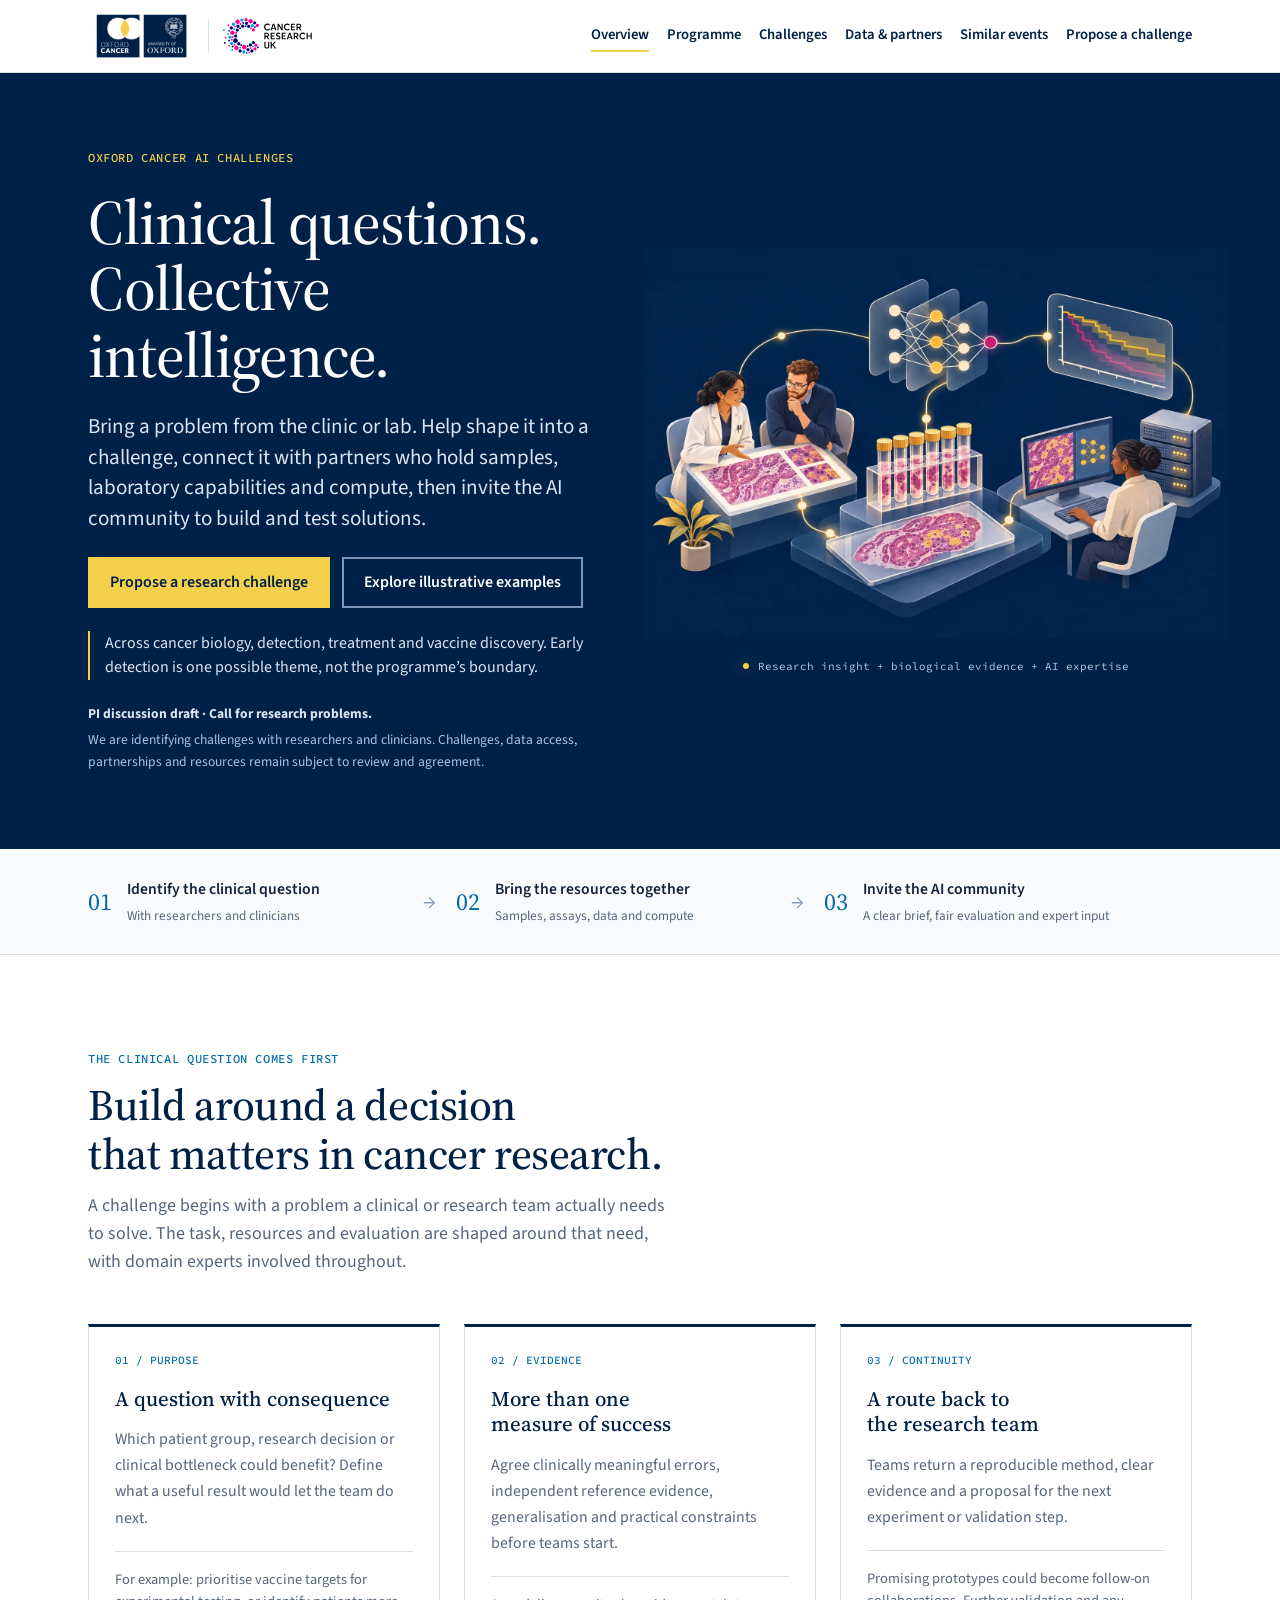
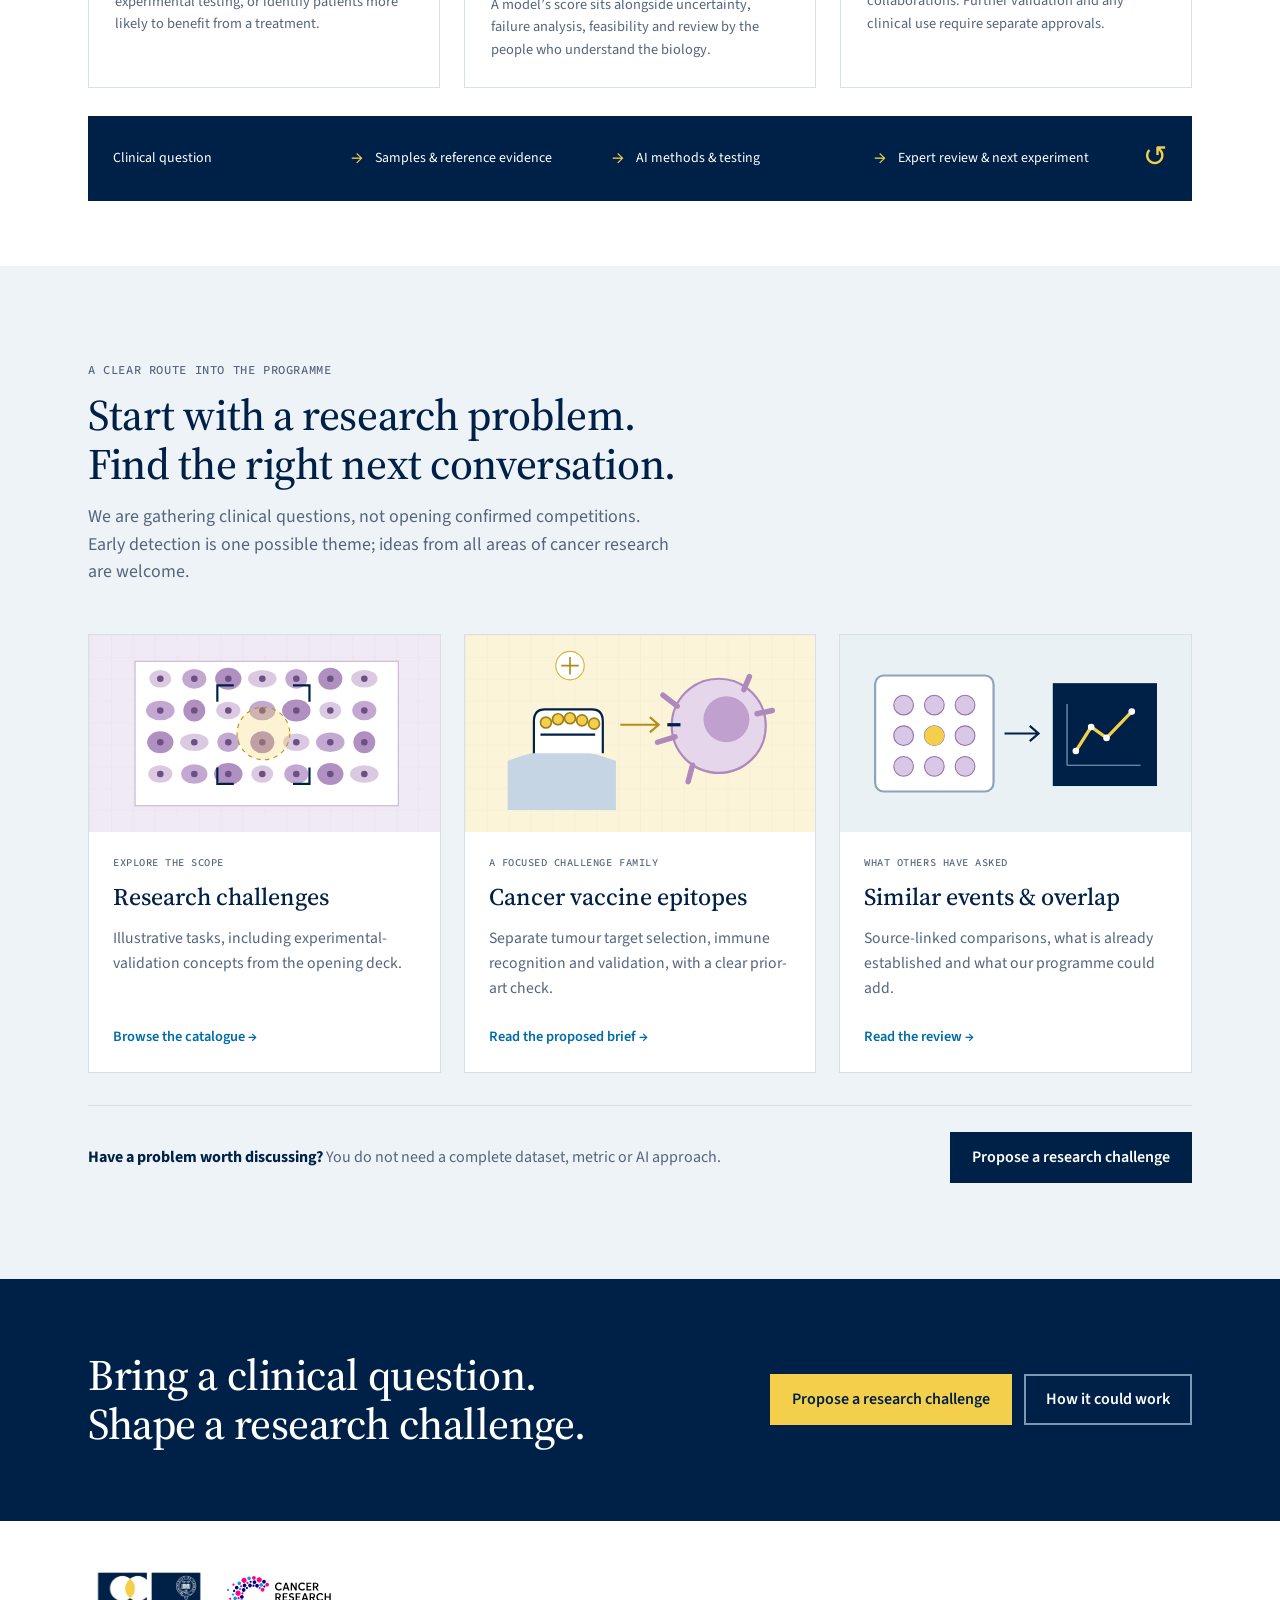
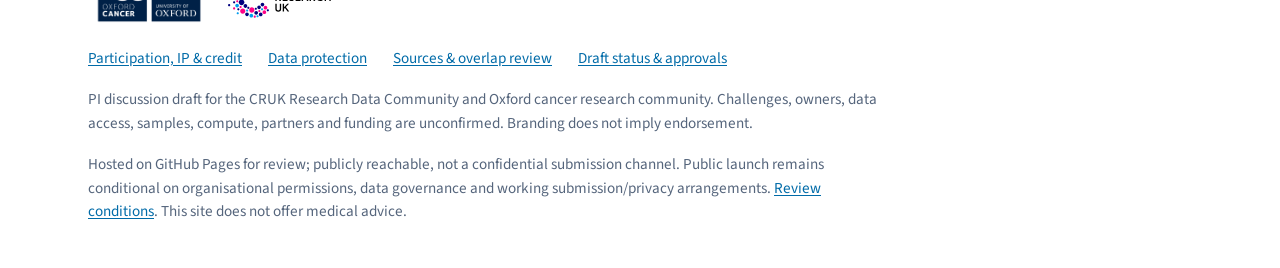
<file: index.html>
<!doctype html>
<html lang="en-GB">
<head>
<meta charset="utf-8">
<meta name="viewport" content="width=device-width, initial-scale=1, viewport-fit=cover">
<title>Overview · Oxford Cancer AI Challenges</title>
<meta name="description" content="A PI discussion draft connecting clinical research questions with samples, assays, compute and AI expertise.">
<meta name="robots" content="noindex">
<meta name="theme-color" content="#002147">
<meta property="og:type" content="website">
<meta property="og:title" content="Overview · Oxford Cancer AI Challenges">
<meta property="og:description" content="A PI discussion draft connecting clinical research questions with samples, assays, compute and AI expertise.">
<link rel="icon" href="data:image/svg+xml,%3Csvg xmlns='http://www.w3.org/2000/svg' viewBox='0 0 48 48'%3E%3Crect width='48' height='48' fill='%23002147'/%3E%3Ccircle cx='18' cy='24' r='12' fill='%23fff'/%3E%3Ccircle cx='30' cy='24' r='12' fill='%23fff'/%3E%3Cpath d='M24 13.6a12 12 0 0 1 0 20.8 12 12 0 0 1 0-20.8z' fill='%23f3cf4b'/%3E%3C/svg%3E">
<link rel="preconnect" href="https://fonts.googleapis.com">
<link rel="preconnect" href="https://fonts.gstatic.com" crossorigin>
<link rel="stylesheet" href="https://fonts.googleapis.com/css2?family=Source+Code+Pro:wght@400;500&family=Source+Sans+3:wght@400;500;600;700&family=Source+Serif+4:opsz,wght@8..60,400;8..60,500;8..60,600&display=swap">
<link rel="stylesheet" href="styles.css">
<link rel="stylesheet" href="visuals.css">
<link rel="stylesheet" href="site.css">
<script src="site-config.js" defer></script>
<script src="site.js" defer></script>
</head>
<body data-page="index.html">
<a class="skip" href="#main">Skip to content</a>
<header class="site-head"><div class="wrap"><a class="logos" href="index.html" aria-label="Oxford Cancer AI Challenges overview"><img class="logo-ox" src="assets/brand/oxford-cancer.png" alt="Oxford Cancer and University of Oxford" width="106" height="56"><span></span><img class="logo-cruk" src="assets/brand/cruk.svg" alt="Cancer Research UK" width="89" height="36"></a><button class="nav-toggle" aria-expanded="false" aria-controls="site-nav">Menu <span aria-hidden="true">☰</span></button><nav class="site-nav" id="site-nav" aria-label="Main"><a href="index.html" aria-current="page">Overview</a><a href="programme.html">Programme</a><a href="challenges.html">Challenges</a><a href="resources.html">Data &amp; partners</a><a href="precedents.html">Similar events</a><a href="propose.html">Propose a challenge</a></nav></div></header>
<main id="main"><section class="hero">
  <div class="wrap">
    <div class="hero-copy">
      <div class="label">Oxford Cancer AI Challenges</div>
      <h1>Clinical questions.<br>Collective intelligence.</h1>
      <p class="lede">Bring a problem from the clinic or lab. Help shape it into a challenge, connect it with partners who hold samples, laboratory capabilities and compute, then invite the AI community to build and test solutions.</p>
      <div class="actions">
        <a class="btn yellow" href="propose.html#join" data-role="challenge">Propose a research challenge</a>
        <a class="btn ghost" href="challenges.html#challenges">Explore illustrative examples</a>
      </div>
      <p class="hero-scope">Across cancer biology, detection, treatment and vaccine discovery. Early detection is one possible theme, not the programme’s boundary.</p><p class="status"><strong>PI discussion draft · Call for research problems.</strong> We are identifying challenges with researchers and clinicians. Challenges, data access, partnerships and resources remain subject to review and agreement.</p>
    </div>
    <figure class="hero-art"><img src="assets/illustrations/research-collaboration.webp" alt="Editorial illustration connecting a clinical research team, biosamples and tissue imaging with AI researchers and computing resources." width="1536" height="1024" fetchpriority="high"><figcaption><span class="art-dot"></span> Research insight + biological evidence + AI expertise</figcaption></figure>
  </div>
</section><div class="programme-ribbon"><div class="wrap"><a href="programme.html#how"><span>01</span><div><b>Identify the clinical question</b><small>With researchers and clinicians</small></div><span class="ribbon-arrow" aria-hidden="true">→</span></a><a href="resources.html#infrastructure"><span>02</span><div><b>Bring the resources together</b><small>Samples, assays, data and compute</small></div><span class="ribbon-arrow" aria-hidden="true">→</span></a><a href="programme.html#how"><span>03</span><div><b>Invite the AI community</b><small>A clear brief, fair evaluation and expert input</small></div></a></div></div><section class="section clinical-section" id="clinical"><div class="wrap"><div class="section-head"><span class="label">The clinical question comes first</span><h2>Build around a decision<br>that matters in cancer research.</h2><p>A challenge begins with a problem a clinical or research team actually needs to solve. The task, resources and evaluation are shaped around that need, with domain experts involved throughout.</p></div><div class="clinical-grid"><article><span class="clinical-icon" aria-hidden="true">01 / PURPOSE</span><h3>A question with consequence</h3><p>Which patient group, research decision or clinical bottleneck could benefit? Define what a useful result would let the team do next.</p><div class="clinical-example">For example: prioritise vaccine targets for experimental testing, or identify patients more likely to benefit from a treatment.</div></article><article><span class="clinical-icon" aria-hidden="true">02 / EVIDENCE</span><h3>More than one measure of success</h3><p>Agree clinically meaningful errors, independent reference evidence, generalisation and practical constraints before teams start.</p><div class="clinical-example">A model’s score sits alongside uncertainty, failure analysis, feasibility and review by the people who understand the biology.</div></article><article><span class="clinical-icon" aria-hidden="true">03 / CONTINUITY</span><h3>A route back to the research team</h3><p>Teams return a reproducible method, clear evidence and a proposal for the next experiment or validation step.</p><div class="clinical-example">Promising prototypes could become follow-on collaborations. Further validation and any clinical use require separate approvals.</div></article></div><div class="clinical-loop" aria-label="Proposed evidence pathway"><span>Clinical question</span><i aria-hidden="true">→</i><span>Samples & reference evidence</span><i aria-hidden="true">→</i><span>AI methods & testing</span><i aria-hidden="true">→</i><span>Expert review & next experiment</span><i class="loop-return" aria-hidden="true">↺</i></div></div></section><section class="section tint" id="explore"><div class="wrap"><div class="section-head"><span class="label">A clear route into the programme</span><h2>Start with a research problem.<br>Find the right next conversation.</h2><p>We are gathering clinical questions, not opening confirmed competitions. Early detection is one possible theme; ideas from all areas of cancer research are welcome.</p></div><div class="route-cards"><a href="challenges.html"><img src="assets/illustrations/tissue-map.svg" alt="" width="320" height="180" loading="lazy"><span class="label">Explore the scope</span><h3>Research challenges</h3><p>Illustrative tasks, including experimental-validation concepts from the opening deck.</p><span>Browse the catalogue →</span></a><a href="vaccines.html"><img src="assets/illustrations/vaccine-epitopes.svg" alt="" width="320" height="180" loading="lazy"><span class="label">A focused challenge family</span><h3>Cancer vaccine epitopes</h3><p>Separate tumour target selection, immune recognition and validation, with a clear prior-art check.</p><span>Read the proposed brief →</span></a><a href="precedents.html"><img src="assets/illustrations/assay-validation.svg" alt="" width="320" height="180" loading="lazy"><span class="label">What others have asked</span><h3>Similar events & overlap</h3><p>Source-linked comparisons, what is already established and what our programme could add.</p><span>Read the review →</span></a></div><div class="page-next"><p><strong>Have a problem worth discussing?</strong> You do not need a complete dataset, metric or AI approach.</p><a class="btn" href="propose.html#join">Propose a research challenge</a></div></div></section>
</main>
<section class="cta"><div class="wrap"><h2>Bring a clinical question.<br>Shape a research challenge.</h2><div class="actions"><a class="btn yellow" href="propose.html#join">Propose a research challenge</a><a class="btn ghost" href="programme.html#how">How it could work</a></div></div></section>
<footer><div class="wrap"><div class="foot-logos"><img src="assets/brand/oxford-cancer.png" alt="Oxford Cancer and University of Oxford" width="121" height="64"><img src="assets/brand/cruk.svg" alt="Cancer Research UK" width="104" height="42"></div><div class="footer-links"><a href="programme.html#faq">Participation, IP & credit</a><a href="resources.html#data-protection">Data protection</a><a href="precedents.html">Sources & overlap review</a><a href="programme.html#review">Draft status & approvals</a></div><p>PI discussion draft for the CRUK Research Data Community and Oxford cancer research community. Challenges, owners, data access, samples, compute, partners and funding are unconfirmed. Branding does not imply endorsement.</p><p>Hosted on GitHub Pages for review; publicly reachable, not a confidential submission channel. Public launch remains conditional on organisational permissions, data governance and working submission/privacy arrangements. <a href="programme.html#review">Review conditions</a>. This site does not offer medical advice.</p></div></footer>
</body></html>
</file>
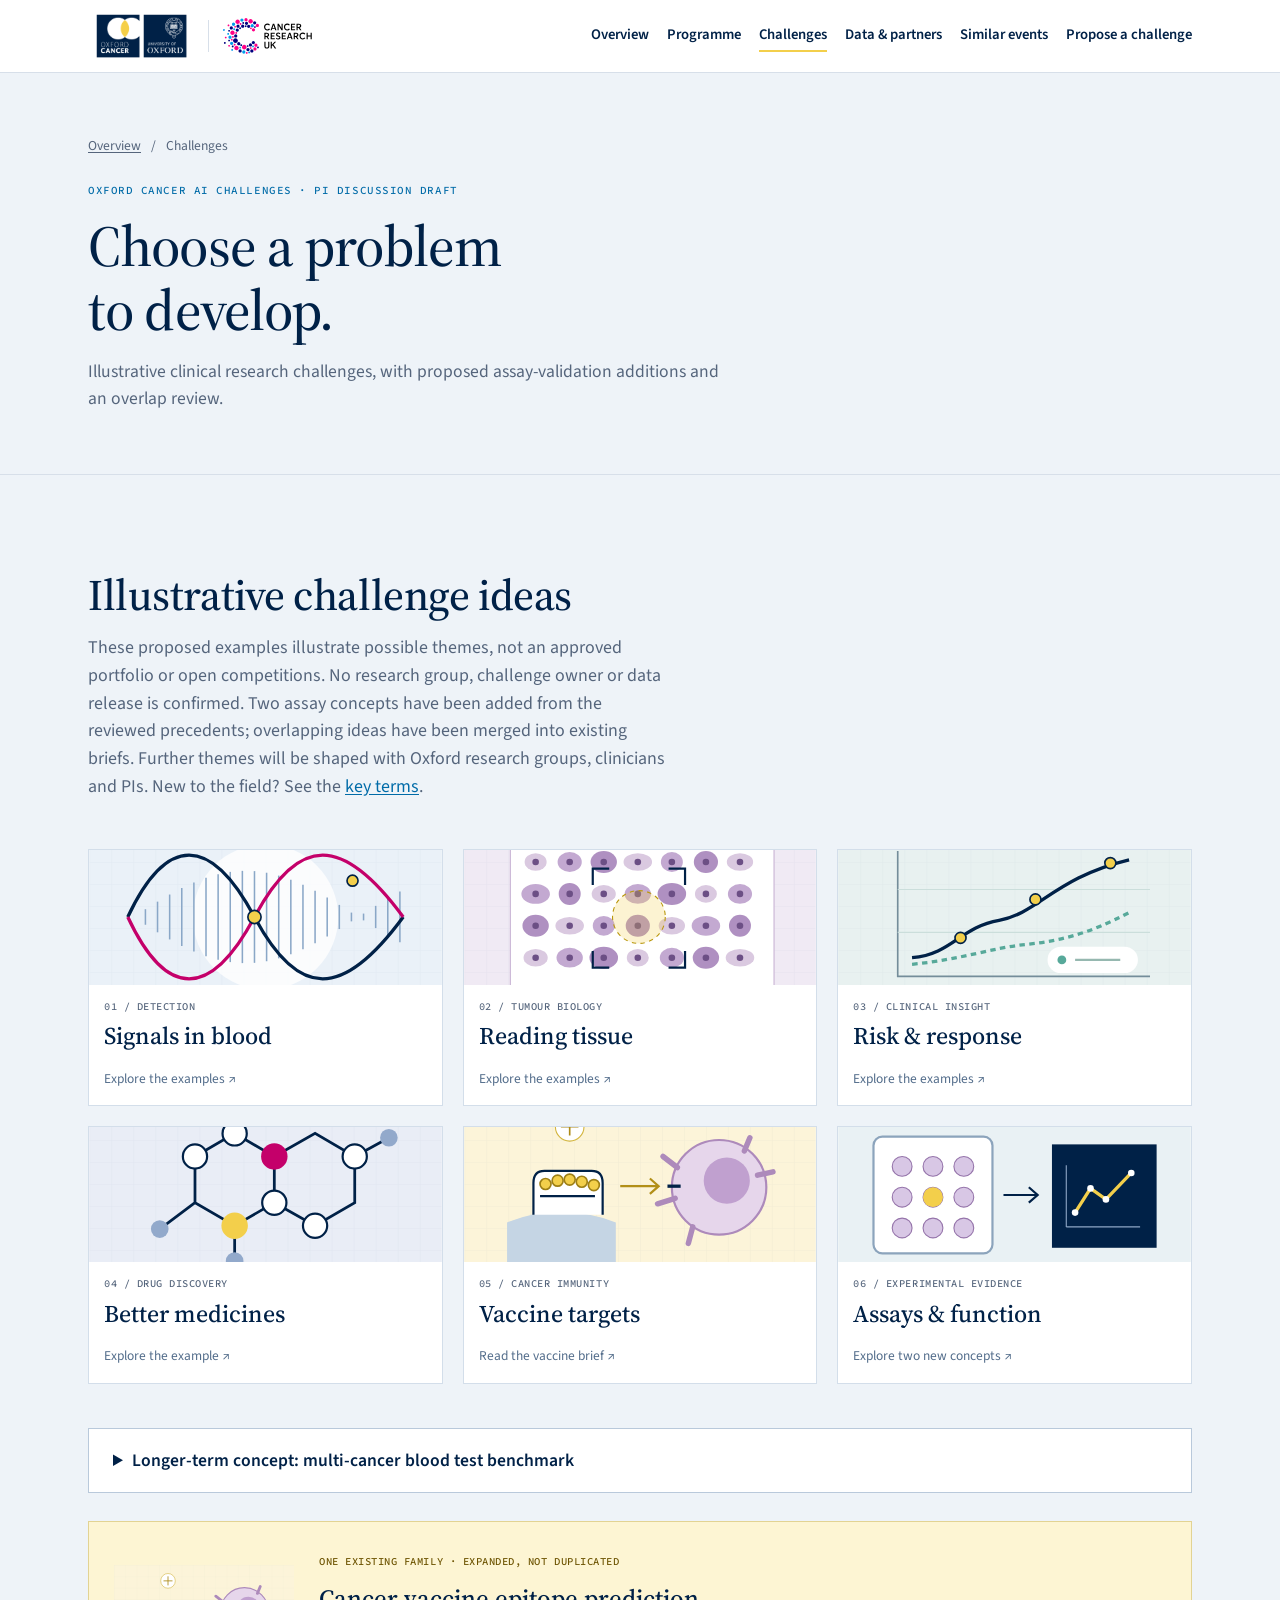
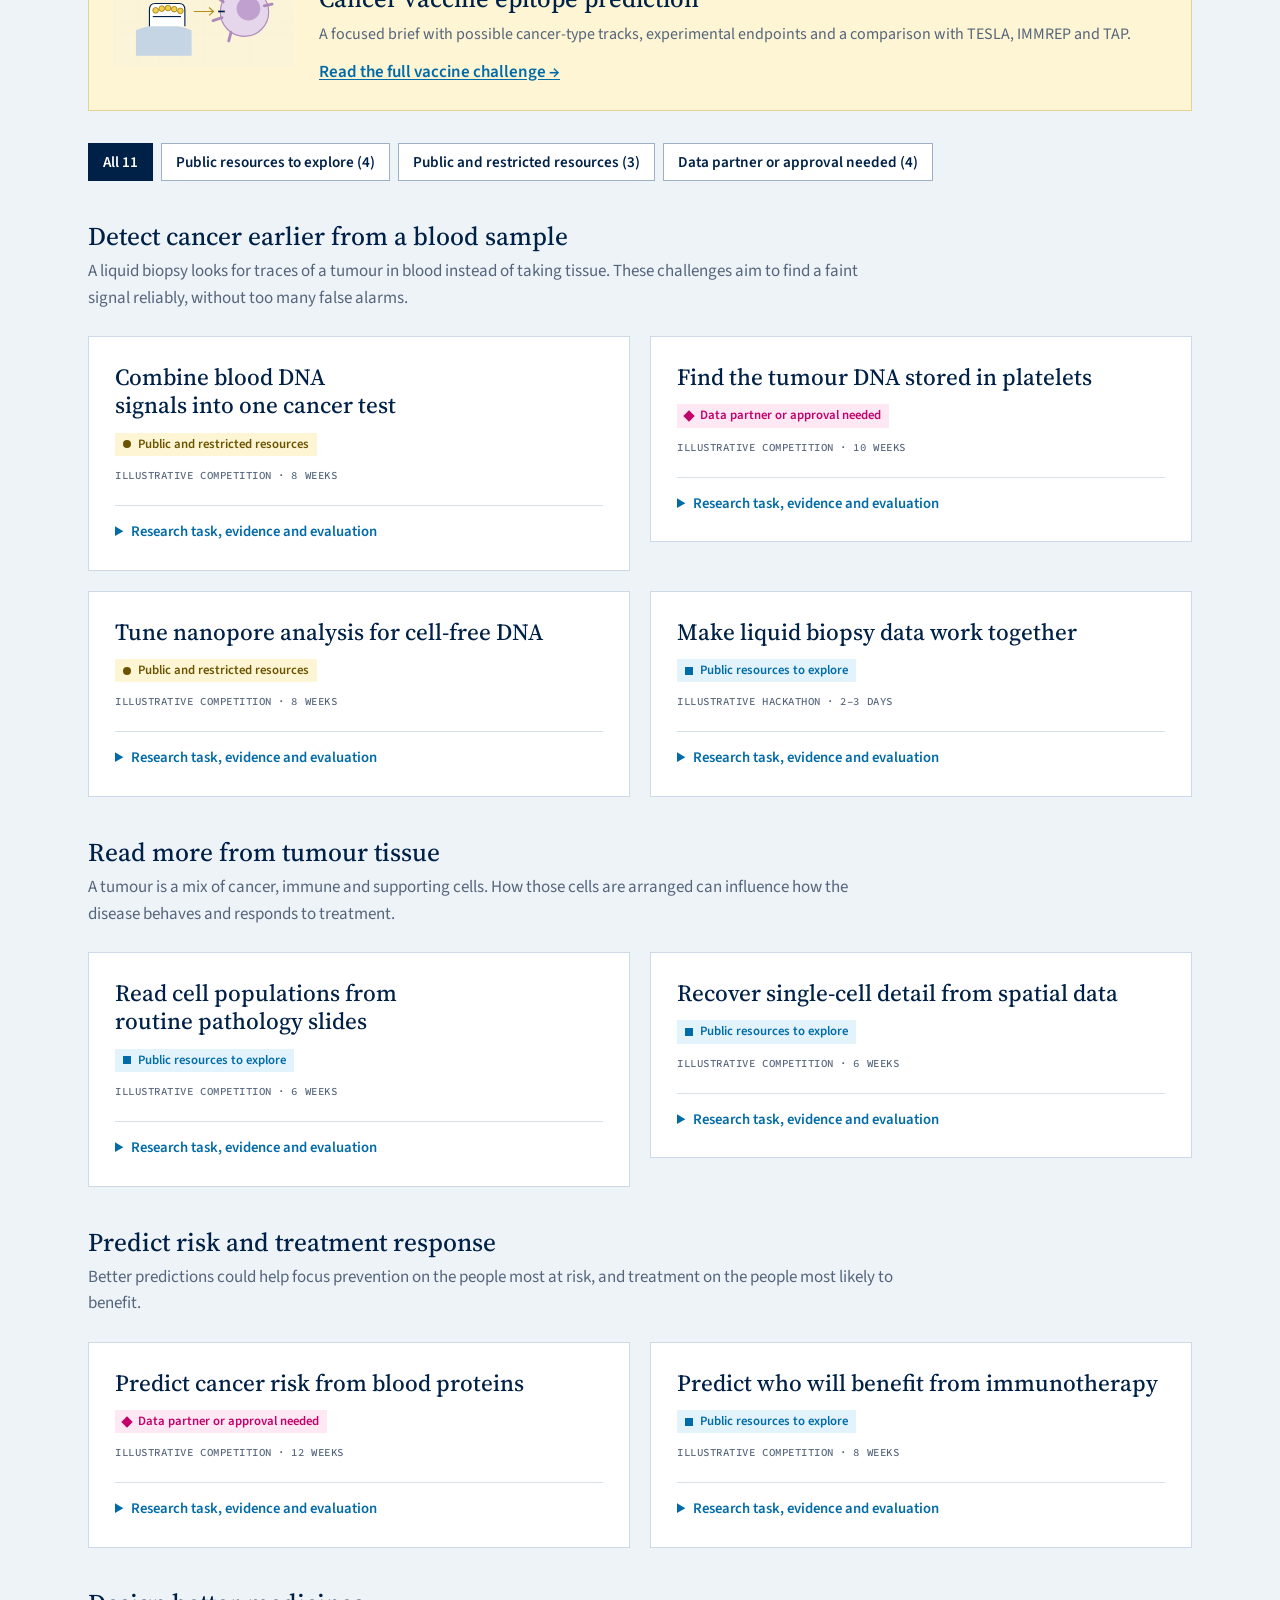
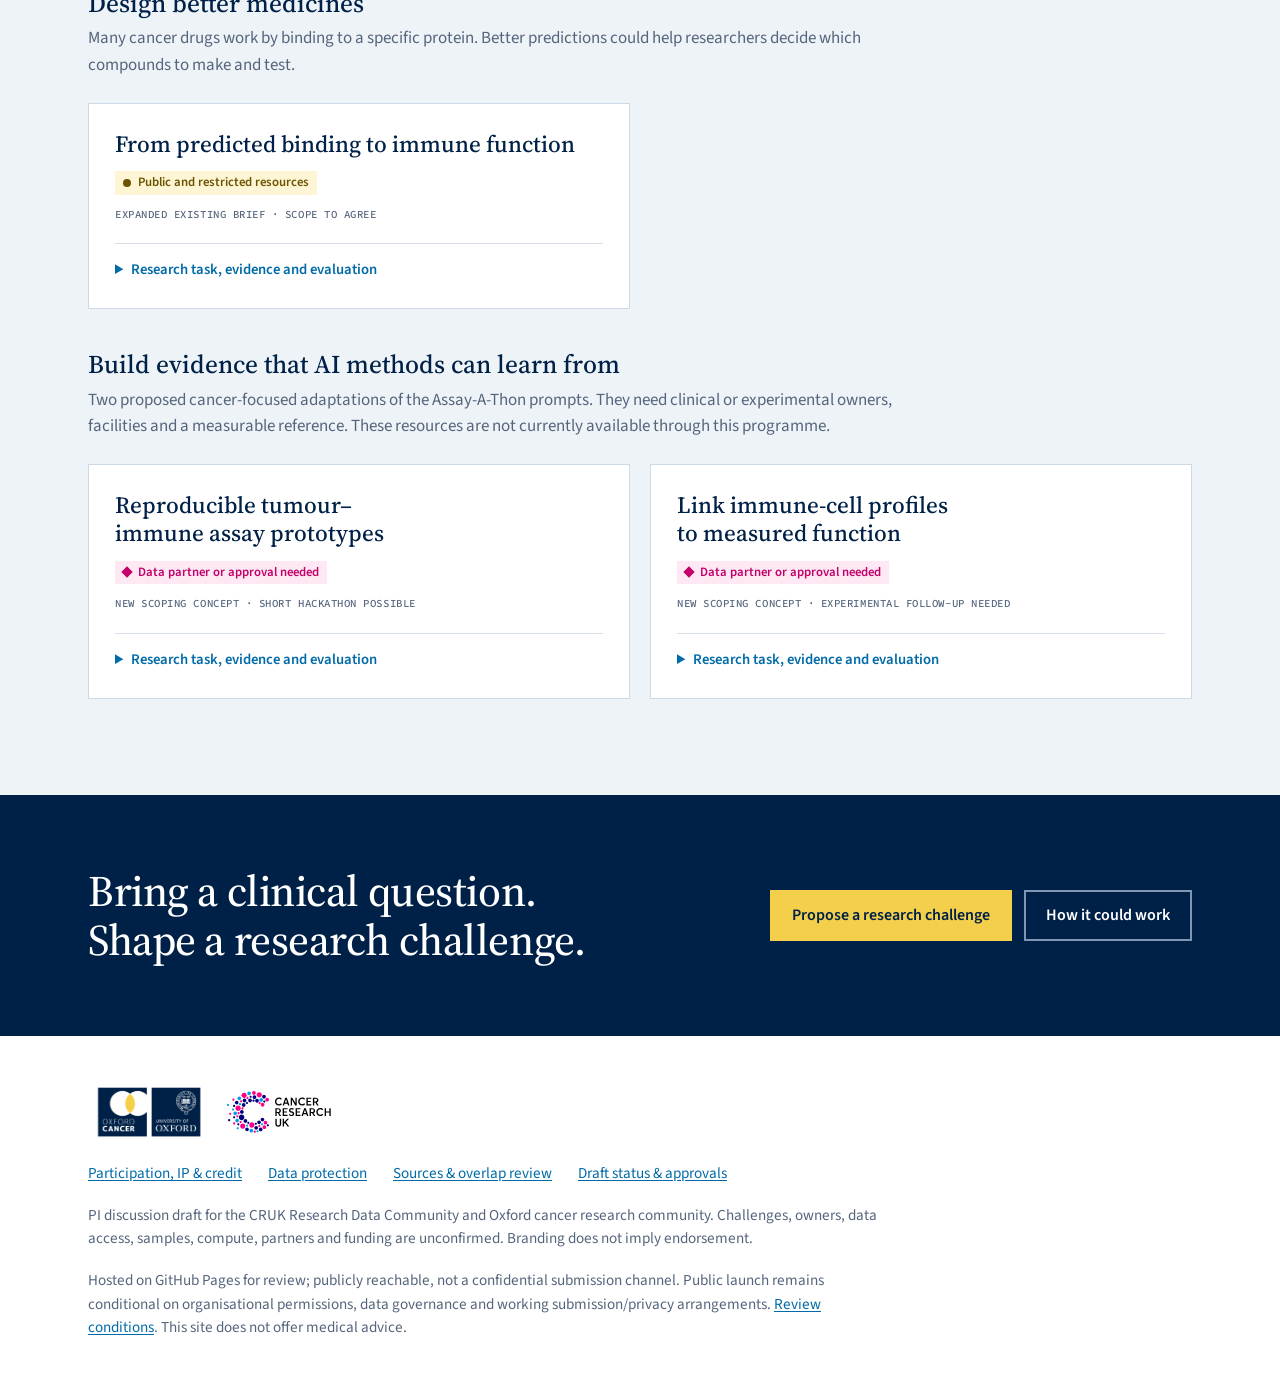
<file: challenges.html>
<!doctype html>
<html lang="en-GB">
<head>
<meta charset="utf-8">
<meta name="viewport" content="width=device-width, initial-scale=1, viewport-fit=cover">
<title>Challenges · Oxford Cancer AI Challenges</title>
<meta name="description" content="Illustrative clinical research challenges, with proposed assay-validation additions and an overlap review.">
<meta name="robots" content="noindex">
<meta name="theme-color" content="#002147">
<meta property="og:type" content="website">
<meta property="og:title" content="Challenges · Oxford Cancer AI Challenges">
<meta property="og:description" content="Illustrative clinical research challenges, with proposed assay-validation additions and an overlap review.">
<link rel="icon" href="data:image/svg+xml,%3Csvg xmlns='http://www.w3.org/2000/svg' viewBox='0 0 48 48'%3E%3Crect width='48' height='48' fill='%23002147'/%3E%3Ccircle cx='18' cy='24' r='12' fill='%23fff'/%3E%3Ccircle cx='30' cy='24' r='12' fill='%23fff'/%3E%3Cpath d='M24 13.6a12 12 0 0 1 0 20.8 12 12 0 0 1 0-20.8z' fill='%23f3cf4b'/%3E%3C/svg%3E">
<link rel="preconnect" href="https://fonts.googleapis.com">
<link rel="preconnect" href="https://fonts.gstatic.com" crossorigin>
<link rel="stylesheet" href="https://fonts.googleapis.com/css2?family=Source+Code+Pro:wght@400;500&family=Source+Sans+3:wght@400;500;600;700&family=Source+Serif+4:opsz,wght@8..60,400;8..60,500;8..60,600&display=swap">
<link rel="stylesheet" href="styles.css">
<link rel="stylesheet" href="visuals.css">
<link rel="stylesheet" href="site.css">
<script src="site-config.js" defer></script>
<script src="site.js" defer></script>
</head>
<body data-page="challenges.html">
<a class="skip" href="#main">Skip to content</a>
<header class="site-head"><div class="wrap"><a class="logos" href="index.html" aria-label="Oxford Cancer AI Challenges overview"><img class="logo-ox" src="assets/brand/oxford-cancer.png" alt="Oxford Cancer and University of Oxford" width="106" height="56"><span></span><img class="logo-cruk" src="assets/brand/cruk.svg" alt="Cancer Research UK" width="89" height="36"></a><button class="nav-toggle" aria-expanded="false" aria-controls="site-nav">Menu <span aria-hidden="true">☰</span></button><nav class="site-nav" id="site-nav" aria-label="Main"><a href="index.html">Overview</a><a href="programme.html">Programme</a><a href="challenges.html" aria-current="page">Challenges</a><a href="resources.html">Data &amp; partners</a><a href="precedents.html">Similar events</a><a href="propose.html">Propose a challenge</a></nav></div></header>
<main id="main"><section class="page-intro"><div class="wrap"><nav class="breadcrumbs" aria-label="Breadcrumb"><a href="index.html">Overview</a><span aria-hidden="true">/</span><span aria-current="page">Challenges</span></nav><p class="label">Oxford Cancer AI Challenges · PI discussion draft</p><h1>Choose a problem to develop.</h1><p>Illustrative clinical research challenges, with proposed assay-validation additions and an overlap review.</p></div></section><section class="section tint" id="challenges">
  <div class="wrap">
    <div class="section-head">
      <h2>Illustrative challenge ideas</h2>
      <p>These proposed examples illustrate possible themes, not an approved portfolio or open competitions. No research group, challenge owner or data release is confirmed. Two assay concepts have been added from the reviewed precedents; overlapping ideas have been merged into existing briefs. Further themes will be shaped with Oxford research groups, clinicians and PIs. New to the field? See the <a href="programme.html#terms">key terms</a>.</p>
    </div>

    <div class="theme-gallery" aria-label="Explore possible research themes">
      <a href="#theme-blood" data-theme-jump><img src="assets/illustrations/blood-signals.svg" alt="" width="320" height="180" loading="lazy"><span class="label">01 / Detection</span><h3>Signals in blood</h3><span class="gallery-link">Explore the examples ↗</span></a>
      <a href="#theme-tissue" data-theme-jump><img src="assets/illustrations/tissue-map.svg" alt="" width="320" height="180" loading="lazy"><span class="label">02 / Tumour biology</span><h3>Reading tissue</h3><span class="gallery-link">Explore the examples ↗</span></a>
      <a href="#theme-predict" data-theme-jump><img src="assets/illustrations/treatment-response.svg" alt="" width="320" height="180" loading="lazy"><span class="label">03 / Clinical insight</span><h3>Risk & response</h3><span class="gallery-link">Explore the examples ↗</span></a>
      <a href="#theme-drugs" data-theme-jump><img src="assets/illustrations/molecular-design.svg" alt="" width="320" height="180" loading="lazy"><span class="label">04 / Drug discovery</span><h3>Better medicines</h3><span class="gallery-link">Explore the example ↗</span></a>
      <a href="vaccines.html"><img src="assets/illustrations/vaccine-epitopes.svg" alt="" width="320" height="180" loading="lazy"><span class="label">05 / Cancer immunity</span><h3>Vaccine targets</h3><span class="gallery-link">Read the vaccine brief ↗</span></a>
      <a href="#theme-validation" data-theme-jump><img src="assets/illustrations/assay-validation.svg" alt="" width="320" height="180" loading="lazy"><span class="label">06 / Experimental evidence</span><h3>Assays & function</h3><span class="gallery-link">Explore two new concepts ↗</span></a>
    </div>
    <details class="flagship-disclosure" id="cfdna-benchmark"><summary>Longer-term concept: multi-cancer blood test benchmark</summary><article class="flagship">
      <div>
        <span class="label">Illustrative proposal · longer research competition</span>
        <h3>An open benchmark for multi-cancer blood tests</h3>
        <p>A multi-cancer early detection test looks for signals from many cancers in one blood sample. These tests are usually evaluated on different cohorts, with different cancer types, stages and patient groups, so their results are hard to compare directly. Large patient datasets also tend to stay private, which makes new methods harder to build.</p>
        <p>This benchmark would create a shared dataset and a fair public ranking, as ImageNet's ILSVRC did for image classification and CASP did for protein structure prediction.</p>
        <div class="explain"><b>What does sensitivity at 95% specificity mean?</b> It asks how many cancers a test finds if it may raise a false alarm in only 5 of every 100 people without cancer. False alarms matter because they can lead to anxiety and unnecessary investigations.</div>
      </div>
      <div>
        <span class="label">Illustrative design: 5,000 samples, not an available dataset</span>
        <div class="split" role="img" aria-label="3,000 training samples, 1,000 validation samples and 1,000 final test samples">
          <div class="train">3,000</div><div class="val">1,000</div><div class="test">1,000</div>
        </div>
        <div class="split-key">
          <div><b>Train</b>Access route to agree</div>
          <div><b>Validate</b>Possible leaderboard</div>
          <div><b>Final test</b>Independent final evaluation</div>
        </div>
        <dl class="facts">
          <div><dt>Method</dt><dd>A possible design: teams submit models for evaluation on hidden samples, under agreed data conditions.</dd></div>
          <div><dt>Ranking metric</dt><dd>For example, sensitivity at 95% specificity</dd></div>
          <div><dt>Samples</dt><dd>Collected in a similar way to <a href="https://doi.org/10.1016/S1470-2045(23)00277-2">SYMPLIFY</a>, using low-cost sequencing such as shallow WGS or WGBS</dd></div>
          <div><dt>Data readiness</dt><dd>Data partner, funding and approvals would be needed; none is agreed</dd></div>
          <div><dt>Likely first step</dt><dd>Test the submission and scoring system on existing public cfDNA data</dd></div>
        </dl>
      </div>
    </article></details>

    <aside class="vaccine-feature"><img src="assets/illustrations/vaccine-epitopes.svg" alt="" width="320" height="180"><div><span class="label">One existing family · expanded, not duplicated</span><h3>Cancer vaccine epitope prediction</h3><p>A focused brief with possible cancer-type tracks, experimental endpoints and a comparison with TESLA, IMMREP and TAP.</p><a href="vaccines.html">Read the full vaccine challenge →</a></div></aside>
    <div class="filters js-only" role="group" aria-label="Filter challenges by data readiness" id="challenge-filters">
      <button class="chip" type="button" data-v="all" aria-pressed="true">All 11</button>
      <button class="chip" type="button" data-v="open" aria-pressed="false">Public resources to explore (4)</button>
      <button class="chip" type="button" data-v="mixed" aria-pressed="false">Public and restricted resources (3)</button>
      <button class="chip" type="button" data-v="partner" aria-pressed="false">Data partner or approval needed (4)</button>
    </div>
    <div class="theme" id="theme-blood">
      <div class="theme-head"><h3>Detect cancer earlier from a blood sample</h3><p>A liquid biopsy looks for traces of a tumour in blood instead of taking tissue. These challenges aim to find a faint signal reliably, without too many false alarms.</p></div>
      <article class="ch" id="multimodal" data-ready="mixed">
        <div><h4>Combine blood DNA signals into one cancer test</h4><span class="badge mixed">Public and restricted resources</span><span class="label">Illustrative competition · 8 weeks</span></div><details class="brief-details"><summary>Research task, evidence and evaluation</summary><div class="brief-body">
        <div><span class="label">Why it matters</span><p>Tumours mark the DNA fragments they release in several ways, including methylation, fragment length, copy number changes and mutations. Any one signal can be too faint in early disease. Oxford's TriOx test combined several signals and reported 94.9% sensitivity and 88.8% specificity in an early study across six cancer types, in people with symptoms. Larger studies are still needed.</p><a class="read" href="https://doi.org/10.1038/s41467-024-55428-y">TriOx study, Nature Communications 2025</a></div>
        <div><dl>
          <div><dt class="label">The challenge</dt><dd>Build a scalable pipeline that combines these signals and classifies cancer versus no cancer.</dd></div>
          <div><dt class="label">How to score it</dt><dd>Sensitivity at 95% specificity, reported by cancer type and stage.</dd></div>
          <div><dt class="label">Data route</dt><dd>FinaleDB, Cell-free Epigenome Atlas, GSE213890, DELFI</dd></div>
        </dl></div>
      </div></details></article>
      <article class="ch" id="platelet" data-ready="partner">
        <div><h4>Find the tumour DNA stored in platelets</h4><span class="badge partner">Data partner or approval needed</span><span class="label">Illustrative competition · 10 weeks</span></div><details class="brief-details"><summary>Research task, evidence and evaluation</summary><div class="brief-body">
        <div><span class="label">Why it matters</span><p>Blood clears loose DNA quickly, and early tumours release very little. Oxford researchers showed that platelets, the cells best known for clotting, take up DNA fragments, including DNA from cancer and precancerous bowel cells. Current tests usually discard platelets. One researcher suggests that including them might even double DNA yield, though this is at a very early stage.</p><a class="read" href="https://news.cancerresearchuk.org/2025/08/14/platelets-the-humble-blood-cells-that-could-expose-cancers-secrets/">Cancer Research UK news on the Oxford study, 2025</a></div>
        <div><dl>
          <div><dt class="label">The challenge</dt><dd>Measure how much useful signal platelet DNA adds, and build analysis methods suited to it.</dd></div>
          <div><dt class="label">How to score it</dt><dd>Added sensitivity over plasma alone, on matched samples.</dd></div>
          <div><dt class="label">Data route</dt><dd>Paired platelet and plasma samples, from a contributing lab</dd></div>
        </dl></div>
      </div></details></article>
      <article class="ch" id="nanopore" data-ready="mixed">
        <div><h4>Tune nanopore analysis for cell-free DNA</h4><span class="badge mixed">Public and restricted resources</span><span class="label">Illustrative competition · 8 weeks</span></div><details class="brief-details"><summary>Research task, evidence and evaluation</summary><div class="brief-body">
        <div><span class="label">Why it matters</span><p>Nanopore sequencers read DNA of any length and are portable. In a small study of lung and bladder cancer, tumour fractions correlated strongly with short-read results (R = 0.98), and results could be available within 24 hours. Nanopore also recovered far more long fragments. Lower single-read accuracy still limits the detection of small mutations.</p><a class="read" href="https://pmc.ncbi.nlm.nih.gov/articles/PMC10701599/">Nanopore cfDNA study, EMBO Molecular Medicine 2023</a></div>
        <div><dl>
          <div><dt class="label">The challenge</dt><dd>Compare basecalling and analysis methods on short fragments, then combine copy number, fragment and methylation signals in one workflow.</dd></div>
          <div><dt class="label">How to score it</dt><dd>Accuracy against known reference data, then signal detection on cancer samples.</dd></div>
          <div><dt class="label">Data route</dt><dd>Oxford Nanopore Open Data for development, controlled cancer cohorts for testing</dd></div>
        </dl></div>
      </div></details></article>
      <article class="ch" id="harmonise" data-ready="open">
        <div><h4>Make liquid biopsy data work together</h4><span class="badge open">Public resources to explore</span><span class="label">Illustrative hackathon · 2–3 days</span></div><details class="brief-details"><summary>Research task, evidence and evaluation</summary><div class="brief-body">
        <div><span class="label">Why it matters</span><p>Studies differ in how blood is collected and processed, how deeply it is sequenced, and how patients and cancer stages are recorded. These differences make cohorts hard to combine, and can look like cancer signals to a model. The BloodPAC consortium has built a shared data commons in response to this problem.</p><a class="read" href="https://pmc.ncbi.nlm.nih.gov/articles/PMC8140805/">BloodPAC Data Commons, 2021</a></div>
        <div><dl>
          <div><dt class="label">The challenge</dt><dd>Build a tool that converts mismatched cfDNA study files and metadata into one common format.</dd></div>
          <div><dt class="label">How to score it</dt><dd>Mapping accuracy against hand-curated records from unseen studies.</dd></div>
          <div><dt class="label">Data route</dt><dd>FinaleDB, Cell-free Epigenome Atlas, BloodPAC metadata</dd></div>
        <div><dt class="label">Assay-evidence work package</dt><dd>The deck’s Fail-Forward example suggests a schema for expression, solubility, measured binding, valid negative outcomes and failed/unevaluable assays. Add provenance and validation rules to this existing harmonisation brief; it is not another challenge.</dd></div></dl></div>
      </div></details></article>
    </div>
    <div class="theme" id="theme-tissue">
      <div class="theme-head"><h3>Read more from tumour tissue</h3><p>A tumour is a mix of cancer, immune and supporting cells. How those cells are arranged can influence how the disease behaves and responds to treatment.</p></div>
      <article class="ch" id="histology" data-ready="open">
        <div><h4>Read cell populations from routine pathology slides</h4><span class="badge open">Public resources to explore</span><span class="label">Illustrative competition · 6 weeks</span></div><details class="brief-details"><summary>Research task, evidence and evaluation</summary><div class="brief-body">
        <div><span class="label">Why it matters</span><p>Pathologists routinely examine tumour tissue on slides stained with H&amp;E. Spatial transcriptomics shows which genes are active at each location, revealing far more about the tumour microenvironment, but its cost has limited wider use. Predicting that information from ordinary slides could extend it to existing archives. Current models still need to become more accurate and reliable across datasets.</p><a class="read" href="https://github.com/mahmoodlab/HEST">HEST-1k dataset and benchmark</a></div>
        <div><dl>
          <div><dt class="label">The challenge</dt><dd>Predict gene expression and cell-type composition from H&amp;E images.</dd></div>
          <div><dt class="label">How to score it</dt><dd>Pearson correlation on unseen spatial samples, building on HEST-Benchmark.</dd></div>
          <div><dt class="label">Data route</dt><dd>HEST-1k, TCGA slides through Imaging Data Commons</dd></div>
        </dl></div>
      </div></details></article>
      <article class="ch" id="spatial" data-ready="open">
        <div><h4>Recover single-cell detail from spatial data</h4><span class="badge open">Public resources to explore</span><span class="label">Illustrative competition · 6 weeks</span></div><details class="brief-details"><summary>Research task, evidence and evaluation</summary><div class="brief-body">
        <div><span class="label">Why it matters</span><p>Many spatial methods measure small spots that each contain several cells, which blends their signals. Rare but important cells, such as immune cells at a tumour's edge, can be averaged away. Recovering single-cell profiles could reveal these cells in data that has already been collected.</p><a class="read" href="https://github.com/mahmoodlab/HEST">HEST-1k dataset and benchmark</a></div>
        <div><dl>
          <div><dt class="label">The challenge</dt><dd>Recover cell-level expression from multi-cell spots, working from high-resolution samples binned down to coarse spots.</dd></div>
          <div><dt class="label">How to score it</dt><dd>Similarity to the original high-resolution profiles, which teams do not see.</dd></div>
          <div><dt class="label">Data route</dt><dd>Xenium and Visium HD samples in HEST-1k</dd></div>
        </dl></div>
      </div></details></article>
    </div>
    <div class="theme" id="theme-predict">
      <div class="theme-head"><h3>Predict risk and treatment response</h3><p>Better predictions could help focus prevention on the people most at risk, and treatment on the people most likely to benefit.</p></div>
      <article class="ch" id="proteomic" data-ready="partner">
        <div><h4>Predict cancer risk from blood proteins</h4><span class="badge partner">Data partner or approval needed</span><span class="label">Illustrative competition · 12 weeks</span></div><details class="brief-details"><summary>Research task, evidence and evaluation</summary><div class="brief-body">
        <div><span class="label">Why it matters</span><p>Blood proteins can change long before diagnosis. A UK Biobank study of 44,645 people found 618 links between proteins and cancers, including 107 for cancers diagnosed more than seven years after the blood sample. Oxford researchers also found proteins linked to prostate cancer risk more than 15 years ahead. These findings are not yet a usable screening test.</p><a class="read" href="https://pmc.ncbi.nlm.nih.gov/articles/PMC11096312/">Proteomic risk factors, Nature Communications 2024</a></div>
        <div><dl>
          <div><dt class="label">The challenge</dt><dd>Build a risk model from plasma proteins, adding genetic and clinical data where permitted.</dd></div>
          <div><dt class="label">How to score it</dt><dd>Discrimination and calibration on an independent cohort.</dd></div>
          <div><dt class="label">Data route</dt><dd>UK Biobank Pharma Proteomics Project, for approved researchers</dd></div>
        </dl></div>
      </div></details></article>
      <article class="ch" id="immuno" data-ready="open">
        <div><h4>Predict who will benefit from immunotherapy</h4><span class="badge open">Public resources to explore</span><span class="label">Illustrative competition · 8 weeks</span></div><details class="brief-details"><summary>Research task, evidence and evaluation</summary><div class="brief-body">
        <div><span class="label">Why it matters</span><p>Checkpoint inhibitors help the immune system attack cancer and can produce lasting responses, but only for some patients. One upper-bound estimate for the US in 2018 suggested that about 44% of people with cancer were eligible and about 12.5% would respond. Biomarkers such as PD-L1 and tumour mutational burden are imperfect guides. Better prediction could spare others side effects and lost time.</p><a class="read" href="https://pmc.ncbi.nlm.nih.gov/articles/PMC6503493">Haslam and Prasad, JAMA Network Open 2019</a></div>
        <div><dl>
          <div><dt class="label">The challenge</dt><dd>Combine biomarkers from public trial cohorts to predict checkpoint inhibitor response.</dd></div>
          <div><dt class="label">How to score it</dt><dd>Performance on a cohort left out entirely, testing whether a model generalises.</dd></div>
          <div><dt class="label">Data route</dt><dd>TIGER, CRI iAtlas, TIDE</dd></div>
        </dl></div>
      </div></details></article>
    </div>
    <div class="theme" id="theme-drugs">
      <div class="theme-head"><h3>Design better medicines</h3><p>Many cancer drugs work by binding to a specific protein. Better predictions could help researchers decide which compounds to make and test.</p></div>
      <article class="ch" id="binding" data-ready="mixed"><div><h4>From predicted binding to immune function</h4><span class="badge mixed">Public and restricted resources</span><span class="label">Expanded existing brief · scope to agree</span></div><details class="brief-details"><summary>Research task, evidence and evaluation</summary><div class="brief-body"><div><span class="label">The clinical research task</span><p>Help a tumour-immunology team decide which designed binders merit experimental capacity. Retain pose and affinity prediction as a methods baseline, then test how model rankings relate to measured binding and a separately defined cell-function endpoint.</p><p>From the supplied opening deck: Binder-Sieve, Synapse-Switch and Trust-Curve fit as triage, binding-to-function and calibration work packages in this one brief. The research owner would choose a tractable question rather than promise all three in one weekend.</p><a class="read" href="precedents.html#deck-mapping">Deck mapping and existing competitions →</a></div><div><dl><div><dt class="label">Proposed output</dt><dd>A reproducible ranking and calibration workflow, explicit controls, and a scoped experimental comparison. A short hackathon could produce a protocol and working analysis.</dd></div><div><dt class="label">Evaluation to agree</dt><dd>Matched controls, measured hit rate and calibration against a baseline; assess immune function separately from binding. Distinguish expression or assay failure from a valid negative.</dd></div><div><dt class="label">Data and partner route</dt><dd>Existing public structure/affinity data for prototyping; partner-generated binding and functional evidence only after access, assay capacity and responsibilities are agreed.</dd></div></dl></div></div></details></article>
    </div>
    <div class="theme" id="theme-validation"><div class="theme-head"><h3>Build evidence that AI methods can learn from</h3><p>Two proposed cancer-focused adaptations of the Assay-A-Thon prompts. They need clinical or experimental owners, facilities and a measurable reference. These resources are not currently available through this programme.</p></div>
      <article class="ch" id="assay-prototypes" data-ready="partner"><div><h4>Reproducible tumour–immune assay prototypes</h4><span class="badge partner">Data partner or approval needed</span><span class="label">New scoping concept · short hackathon possible</span></div><details class="brief-details"><summary>Research task, evidence and evaluation</summary><div class="brief-body"><div><span class="label">The clinical research task</span><p>With a cancer-immunology team, choose one measurement bottleneck in a tumour–immune assay: reproducible cell geometry, controlled transfer between compartments or a countable imaging readout. Build a device concept or analysis-enabled prototype around that one need.</p><p>The opening deck’s confinement, transfer and flow-capture examples are options inside this hardware brief, not three additional competitions. A design or simulation is a legitimate early output; it must not be reported as demonstrated biological performance.</p><a class="read" href="precedents.html#deck-mapping">Source prompts and overlap decisions →</a></div><div><dl><div><dt class="label">Possible output</dt><dd>CAD/design files or a prototype, a materials and cost estimate, an operating specification and a reference-test plan.</dd></div><div><dt class="label">Proposed assessment</dt><dd>Expert review initially; then reproducibility, sample recovery, readout quality or throughput against an agreed existing method if bench capacity is approved.</dd></div><div><dt class="label">Partner needs</dt><dd>An assay owner, appropriate facilities, compatible materials and approved test samples or safe surrogate material. No on-site fabrication or wet-lab access is promised.</dd></div></dl></div></div></details></article>
      <article class="ch" id="functional-omics" data-ready="partner"><div><h4>Link immune-cell profiles to measured function</h4><span class="badge partner">Data partner or approval needed</span><span class="label">New scoping concept · experimental follow-up needed</span></div><details class="brief-details"><summary>Research task, evidence and evaluation</summary><div class="brief-body"><div><span class="label">The clinical research task</span><p>Choose one paired measurement in a defined cancer model: a functional response and its linked molecular state. For example, ask which profile helps prioritise an immune-cell population for a specified tumour-response experiment.</p><p>The deck’s Morpho-Seq, Perturb-Kill-Seq, Syn-Secretome and Spatial-Stim-Seq are alternative work packages. They respectively connect morphology, killing, secretion or local tissue response to molecular measurements. Pick one endpoint with an owner; do not combine incompatible readouts into a single score.</p><a class="read" href="precedents.html#deck-mapping">Deck examples and programme adaptation →</a></div><div><dl><div><dt class="label">Possible output</dt><dd>A paired-data specification, a reproducible analysis or assay concept, a baseline and an uncertainty/failure report.</dd></div><div><dt class="label">Proposed assessment</dt><dd>Use paired functional reference evidence, assess sample/batch separation and compare with a baseline under an agreed budget. Molecular similarity alone does not establish function.</dd></div><div><dt class="label">Partner needs</dt><dd>A disease-model owner, compatible functional and molecular measurements, permission to use them, and any sample, sequencing and compute support agreed in advance.</dd></div></dl></div></div></details></article>
    </div>
  </div>
</section>
</main>
<section class="cta"><div class="wrap"><h2>Bring a clinical question.<br>Shape a research challenge.</h2><div class="actions"><a class="btn yellow" href="propose.html#join">Propose a research challenge</a><a class="btn ghost" href="programme.html#how">How it could work</a></div></div></section>
<footer><div class="wrap"><div class="foot-logos"><img src="assets/brand/oxford-cancer.png" alt="Oxford Cancer and University of Oxford" width="121" height="64"><img src="assets/brand/cruk.svg" alt="Cancer Research UK" width="104" height="42"></div><div class="footer-links"><a href="programme.html#faq">Participation, IP & credit</a><a href="resources.html#data-protection">Data protection</a><a href="precedents.html">Sources & overlap review</a><a href="programme.html#review">Draft status & approvals</a></div><p>PI discussion draft for the CRUK Research Data Community and Oxford cancer research community. Challenges, owners, data access, samples, compute, partners and funding are unconfirmed. Branding does not imply endorsement.</p><p>Hosted on GitHub Pages for review; publicly reachable, not a confidential submission channel. Public launch remains conditional on organisational permissions, data governance and working submission/privacy arrangements. <a href="programme.html#review">Review conditions</a>. This site does not offer medical advice.</p></div></footer>
</body></html>
</file>
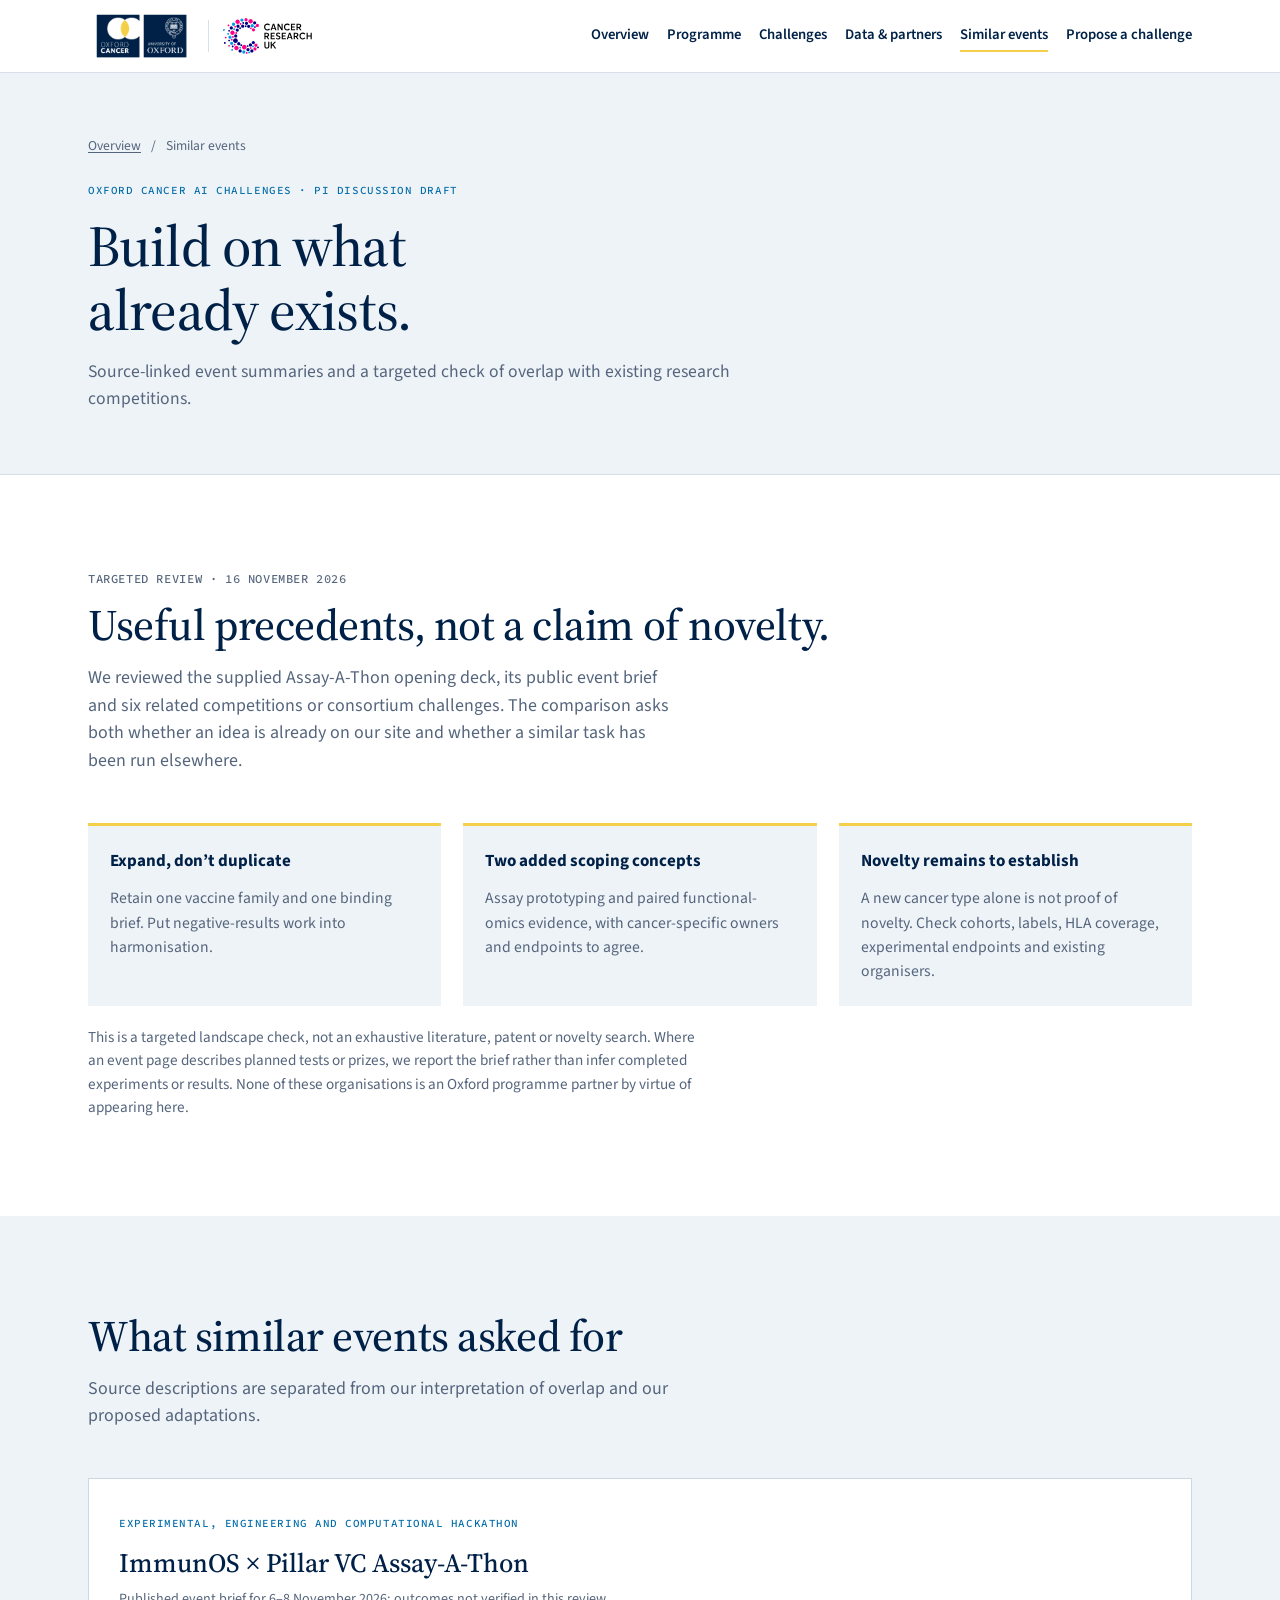
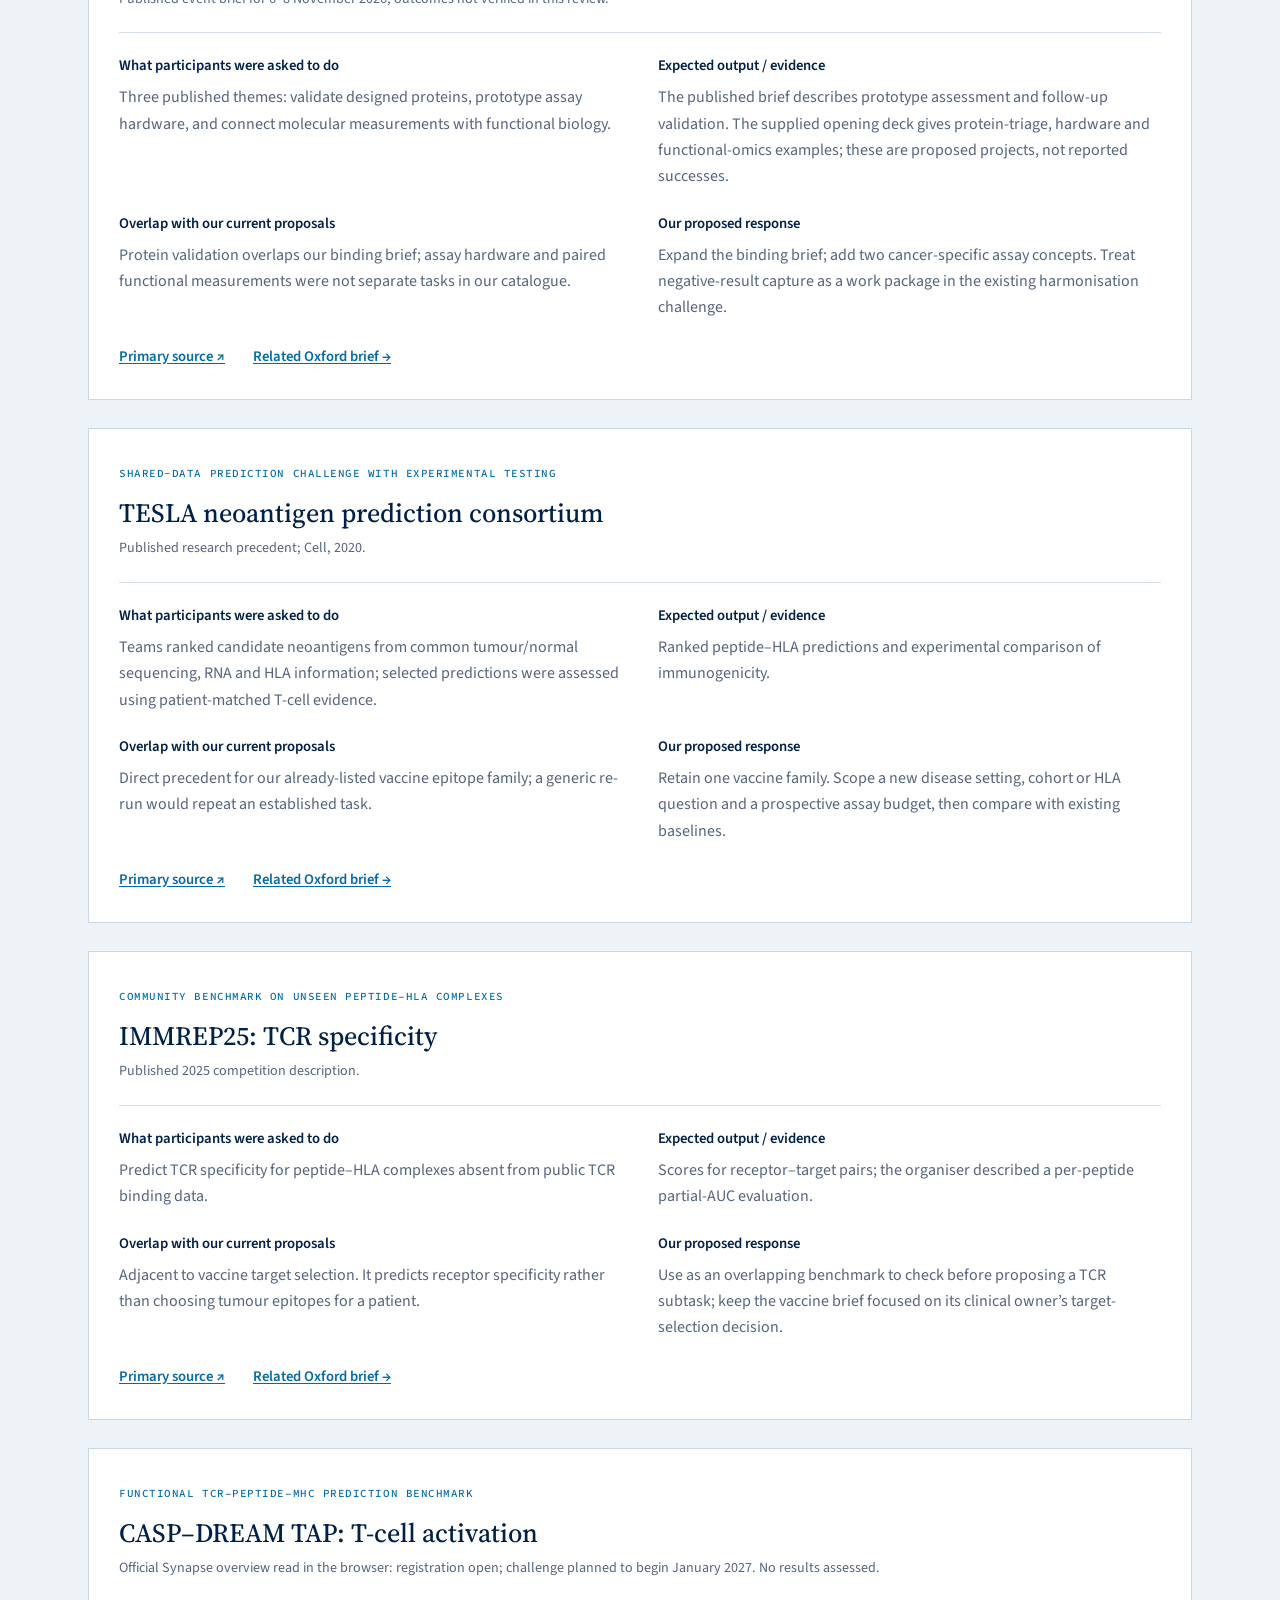
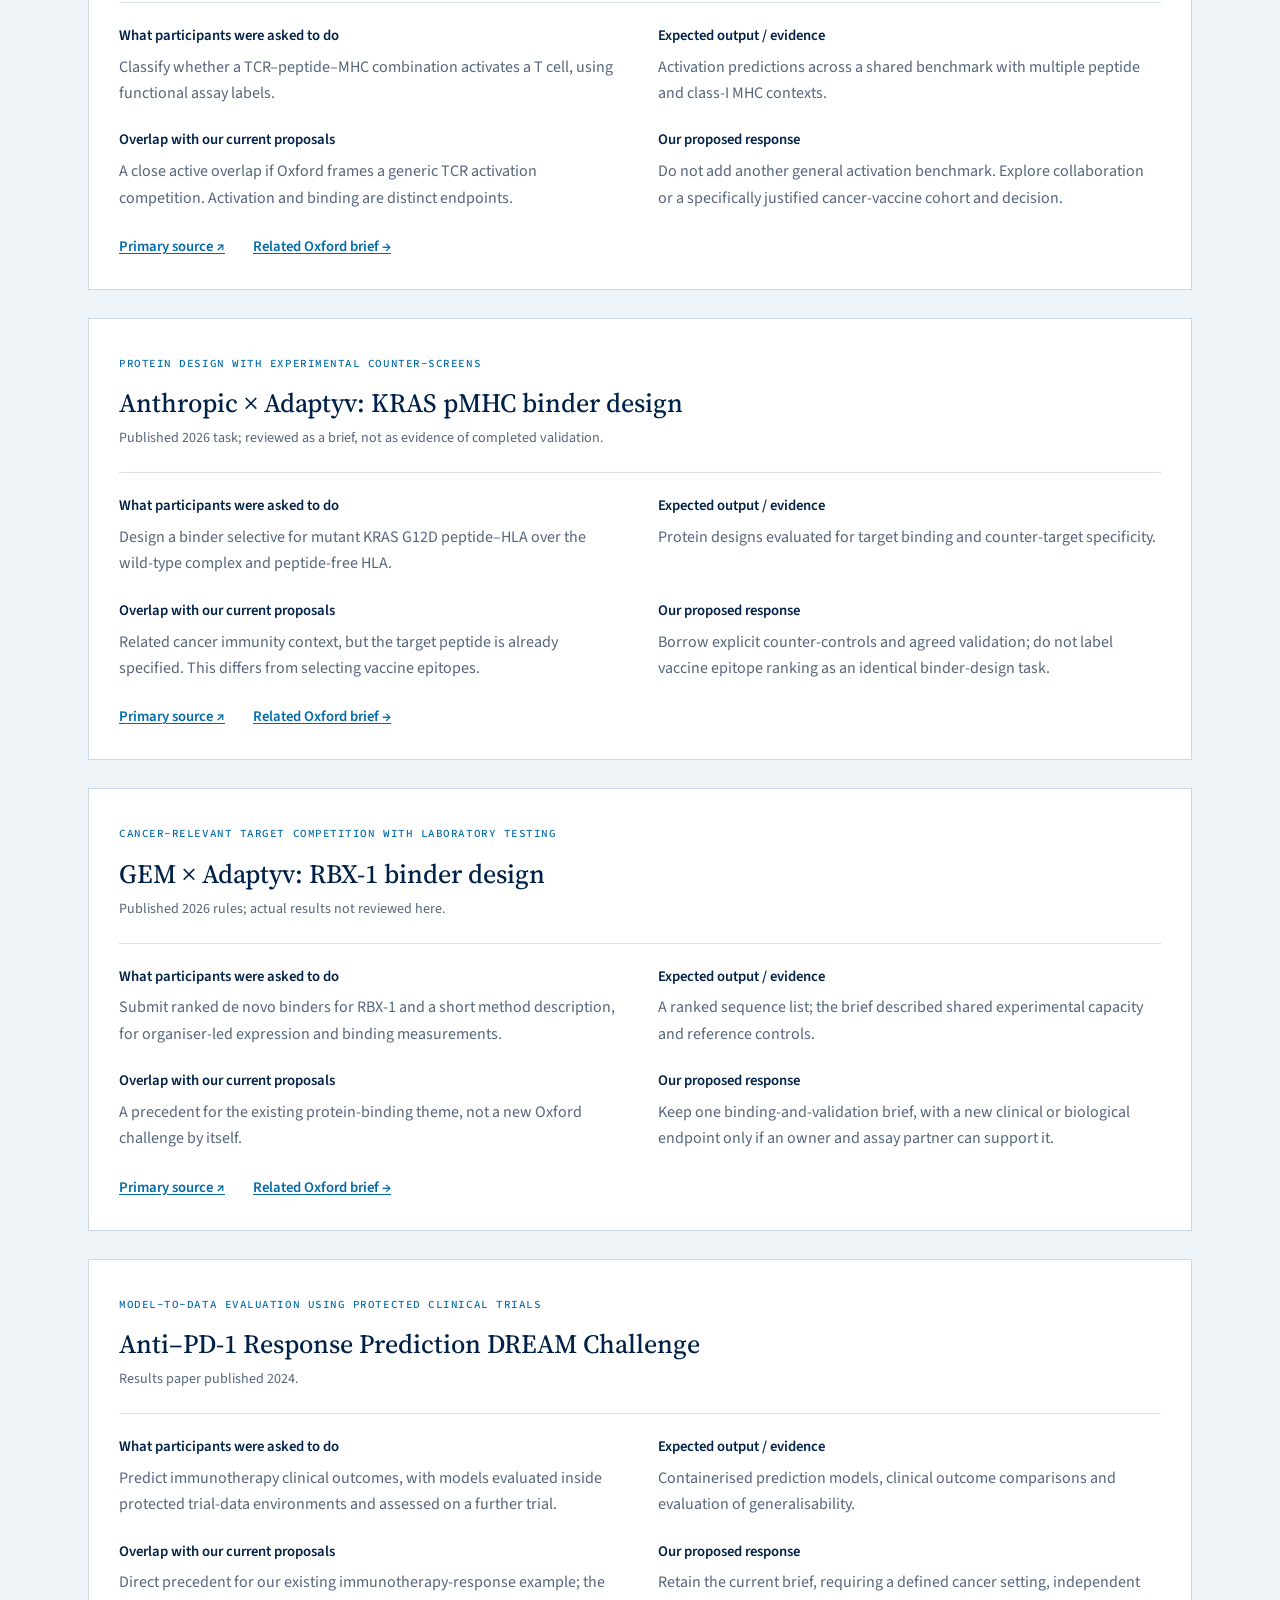
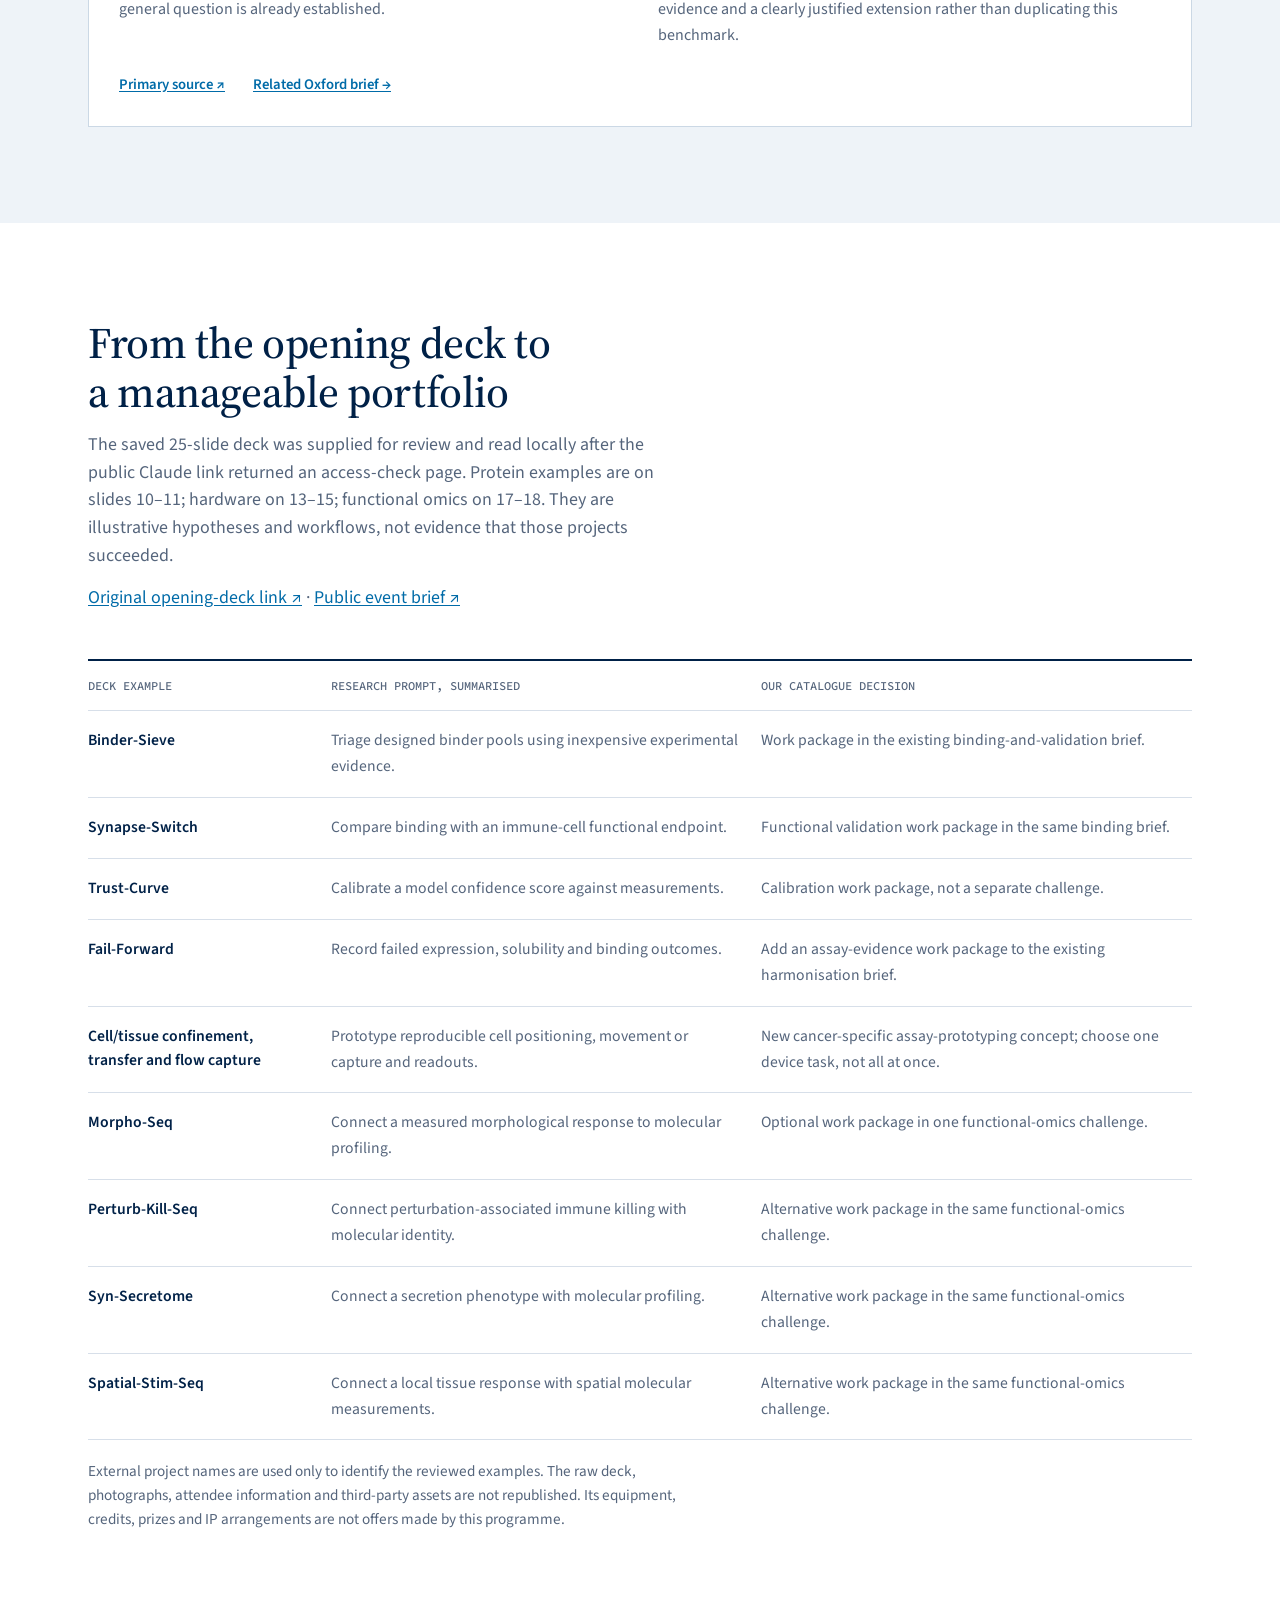
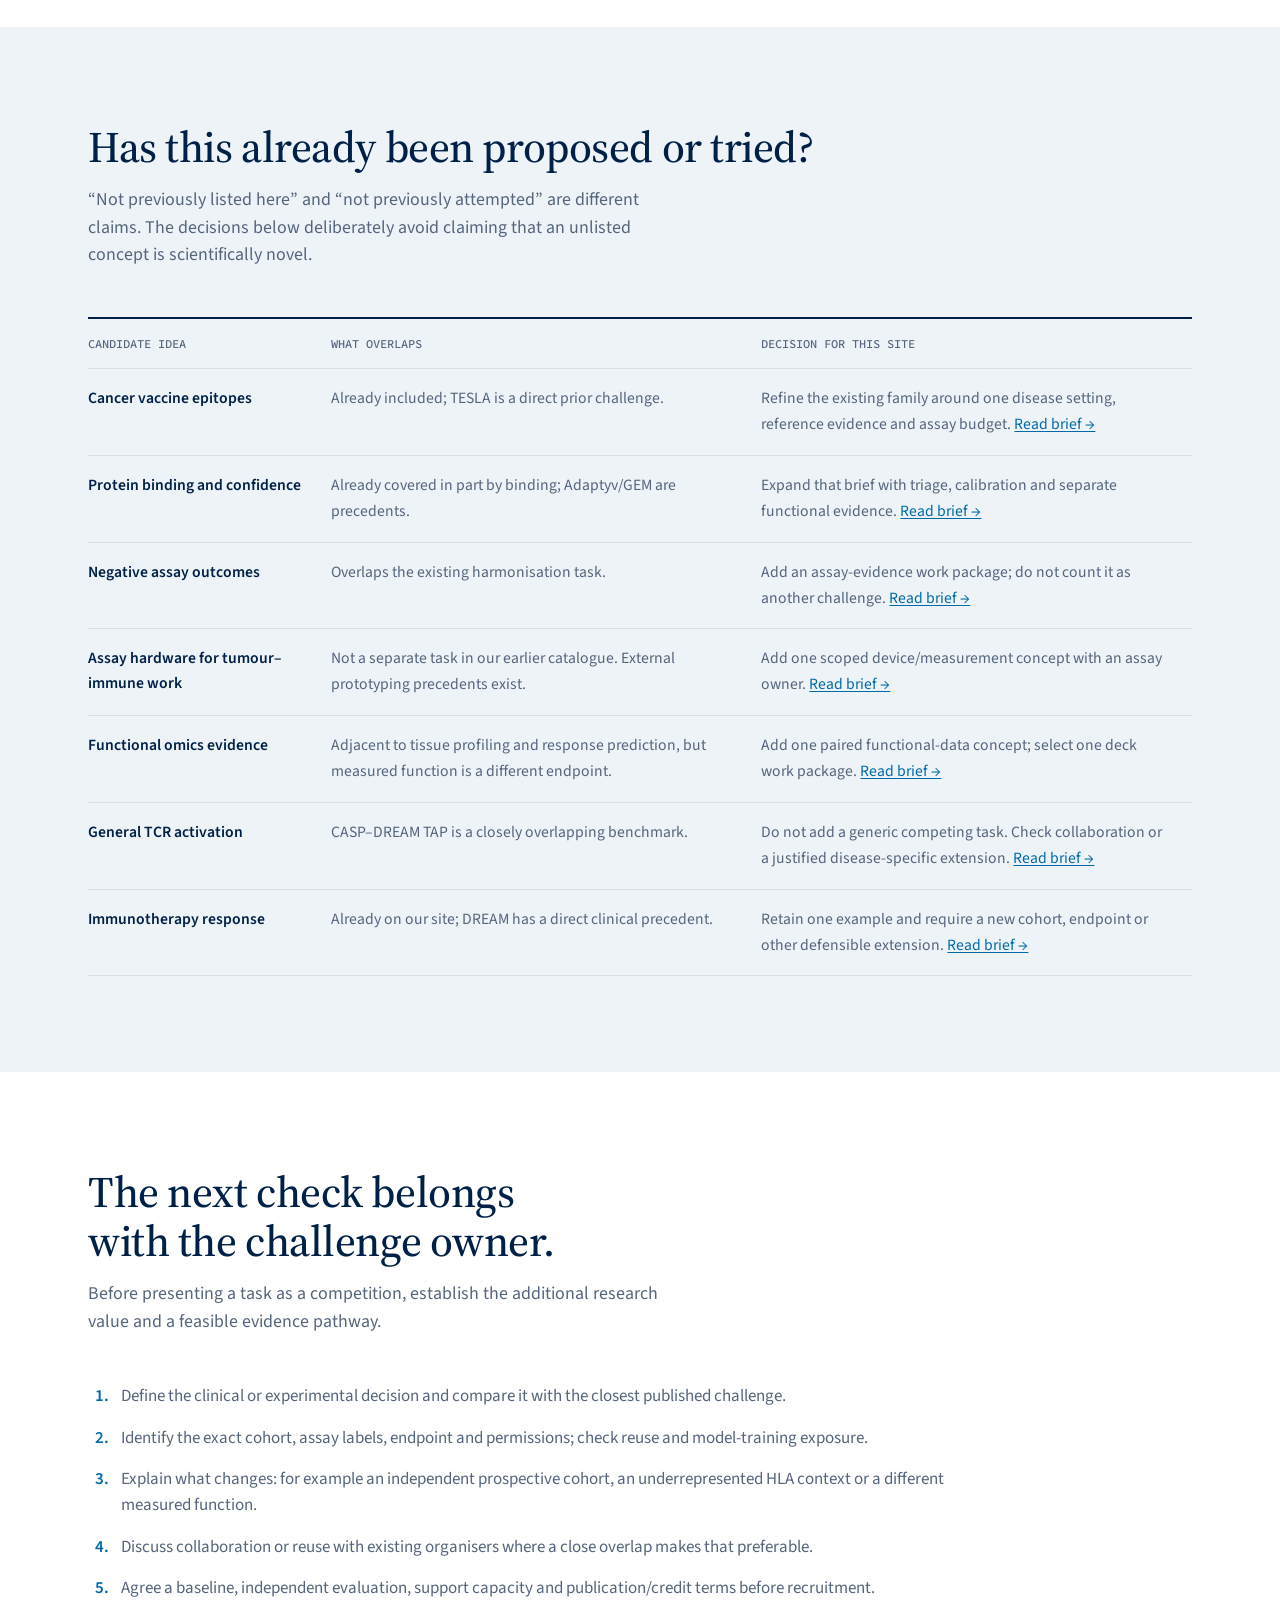
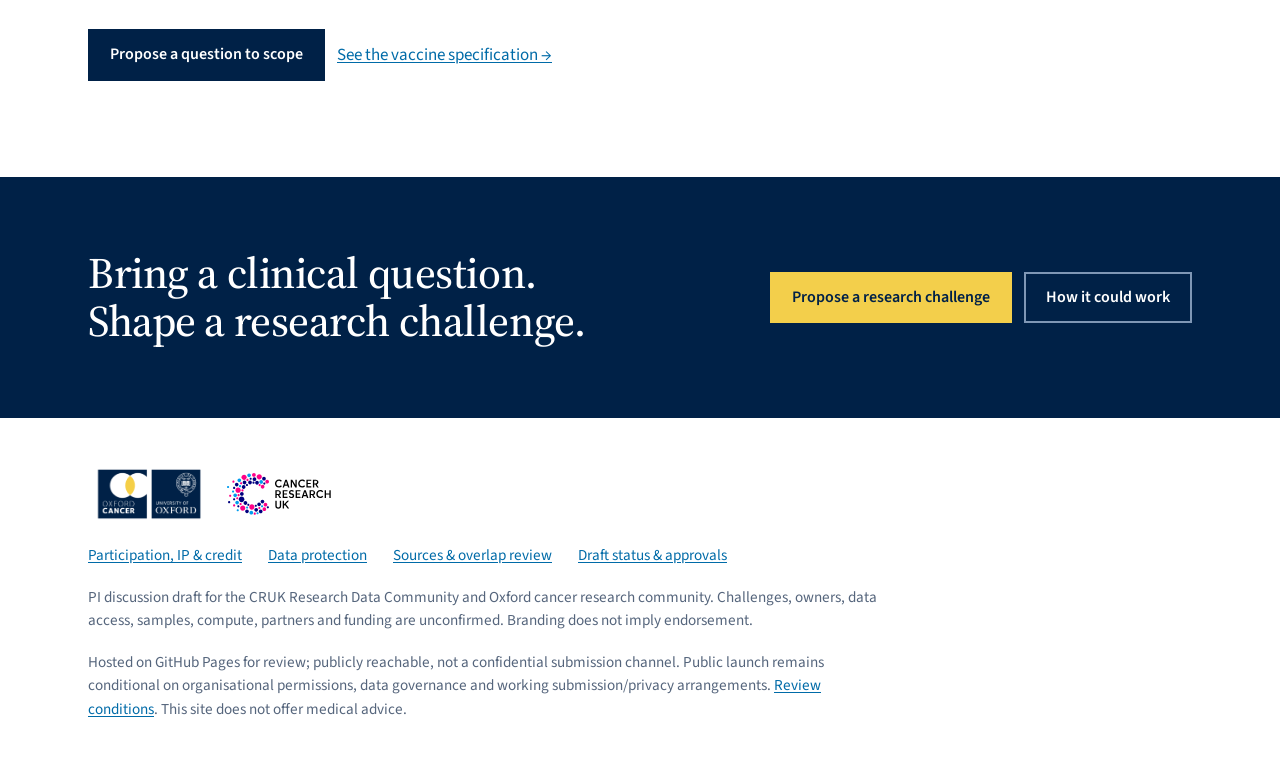
<file: precedents.html>
<!doctype html>
<html lang="en-GB">
<head>
<meta charset="utf-8">
<meta name="viewport" content="width=device-width, initial-scale=1, viewport-fit=cover">
<title>Similar events · Oxford Cancer AI Challenges</title>
<meta name="description" content="Source-linked event summaries and a targeted check of overlap with existing research competitions.">
<meta name="robots" content="noindex">
<meta name="theme-color" content="#002147">
<meta property="og:type" content="website">
<meta property="og:title" content="Similar events · Oxford Cancer AI Challenges">
<meta property="og:description" content="Source-linked event summaries and a targeted check of overlap with existing research competitions.">
<link rel="icon" href="data:image/svg+xml,%3Csvg xmlns='http://www.w3.org/2000/svg' viewBox='0 0 48 48'%3E%3Crect width='48' height='48' fill='%23002147'/%3E%3Ccircle cx='18' cy='24' r='12' fill='%23fff'/%3E%3Ccircle cx='30' cy='24' r='12' fill='%23fff'/%3E%3Cpath d='M24 13.6a12 12 0 0 1 0 20.8 12 12 0 0 1 0-20.8z' fill='%23f3cf4b'/%3E%3C/svg%3E">
<link rel="preconnect" href="https://fonts.googleapis.com">
<link rel="preconnect" href="https://fonts.gstatic.com" crossorigin>
<link rel="stylesheet" href="https://fonts.googleapis.com/css2?family=Source+Code+Pro:wght@400;500&family=Source+Sans+3:wght@400;500;600;700&family=Source+Serif+4:opsz,wght@8..60,400;8..60,500;8..60,600&display=swap">
<link rel="stylesheet" href="styles.css">
<link rel="stylesheet" href="visuals.css">
<link rel="stylesheet" href="site.css">
<script src="site-config.js" defer></script>
<script src="site.js" defer></script>
</head>
<body data-page="precedents.html">
<a class="skip" href="#main">Skip to content</a>
<header class="site-head"><div class="wrap"><a class="logos" href="index.html" aria-label="Oxford Cancer AI Challenges overview"><img class="logo-ox" src="assets/brand/oxford-cancer.png" alt="Oxford Cancer and University of Oxford" width="106" height="56"><span></span><img class="logo-cruk" src="assets/brand/cruk.svg" alt="Cancer Research UK" width="89" height="36"></a><button class="nav-toggle" aria-expanded="false" aria-controls="site-nav">Menu <span aria-hidden="true">☰</span></button><nav class="site-nav" id="site-nav" aria-label="Main"><a href="index.html">Overview</a><a href="programme.html">Programme</a><a href="challenges.html">Challenges</a><a href="resources.html">Data &amp; partners</a><a href="precedents.html" aria-current="page">Similar events</a><a href="propose.html">Propose a challenge</a></nav></div></header>
<main id="main"><section class="page-intro"><div class="wrap"><nav class="breadcrumbs" aria-label="Breadcrumb"><a href="index.html">Overview</a><span aria-hidden="true">/</span><span aria-current="page">Similar events</span></nav><p class="label">Oxford Cancer AI Challenges · PI discussion draft</p><h1>Build on what already exists.</h1><p>Source-linked event summaries and a targeted check of overlap with existing research competitions.</p></div></section><section class="section"><div class="wrap"><div class="section-head"><span class="label">Targeted review · 16 November 2026</span><h2>Useful precedents, not a claim of novelty.</h2><p>We reviewed the supplied Assay-A-Thon opening deck, its public event brief and six related competitions or consortium challenges. The comparison asks both whether an idea is already on our site and whether a similar task has been run elsewhere.</p></div><div class="review-summary"><div><b>Expand, don’t duplicate</b><p>Retain one vaccine family and one binding brief. Put negative-results work into harmonisation.</p></div><div><b>Two added scoping concepts</b><p>Assay prototyping and paired functional-omics evidence, with cancer-specific owners and endpoints to agree.</p></div><div><b>Novelty remains to establish</b><p>A new cancer type alone is not proof of novelty. Check cohorts, labels, HLA coverage, experimental endpoints and existing organisers.</p></div></div><p class="fine">This is a targeted landscape check, not an exhaustive literature, patent or novelty search. Where an event page describes planned tests or prizes, we report the brief rather than infer completed experiments or results. None of these organisations is an Oxford programme partner by virtue of appearing here.</p></div></section>
<section class="section tint" id="events"><div class="wrap"><div class="section-head"><h2>What similar events asked for</h2><p>Source descriptions are separated from our interpretation of overlap and our proposed adaptations.</p></div><div class="event-list"><article class="event-card" id="event-assay-a-thon"><div class="event-heading"><span class="label">Experimental, engineering and computational hackathon</span><h3>ImmunOS × Pillar VC Assay-A-Thon</h3><p class="event-status">Published event brief for 6–8 November 2026; outcomes not verified in this review.</p></div><dl><div><dt>What participants were asked to do</dt><dd>Three published themes: validate designed proteins, prototype assay hardware, and connect molecular measurements with functional biology.</dd></div><div><dt>Expected output / evidence</dt><dd>The published brief describes prototype assessment and follow-up validation. The supplied opening deck gives protein-triage, hardware and functional-omics examples; these are proposed projects, not reported successes.</dd></div><div><dt>Overlap with our current proposals</dt><dd>Protein validation overlaps our binding brief; assay hardware and paired functional measurements were not separate tasks in our catalogue.</dd></div><div><dt>Our proposed response</dt><dd>Expand the binding brief; add two cancer-specific assay concepts. Treat negative-result capture as a work package in the existing harmonisation challenge.</dd></div></dl><div class="event-links"><a href="https://immunos.bio/assay-a-thon/">Primary source ↗</a><a href="challenges.html#theme-validation">Related Oxford brief →</a></div></article><article class="event-card" id="event-tesla"><div class="event-heading"><span class="label">Shared-data prediction challenge with experimental testing</span><h3>TESLA neoantigen prediction consortium</h3><p class="event-status">Published research precedent; Cell, 2020.</p></div><dl><div><dt>What participants were asked to do</dt><dd>Teams ranked candidate neoantigens from common tumour/normal sequencing, RNA and HLA information; selected predictions were assessed using patient-matched T-cell evidence.</dd></div><div><dt>Expected output / evidence</dt><dd>Ranked peptide–HLA predictions and experimental comparison of immunogenicity.</dd></div><div><dt>Overlap with our current proposals</dt><dd>Direct precedent for our already-listed vaccine epitope family; a generic re-run would repeat an established task.</dd></div><div><dt>Our proposed response</dt><dd>Retain one vaccine family. Scope a new disease setting, cohort or HLA question and a prospective assay budget, then compare with existing baselines.</dd></div></dl><div class="event-links"><a href="https://pmc.ncbi.nlm.nih.gov/articles/PMC7652061/">Primary source ↗</a><a href="vaccines.html#prior-art">Related Oxford brief →</a></div></article><article class="event-card" id="event-immrep25"><div class="event-heading"><span class="label">Community benchmark on unseen peptide–HLA complexes</span><h3>IMMREP25: TCR specificity</h3><p class="event-status">Published 2025 competition description.</p></div><dl><div><dt>What participants were asked to do</dt><dd>Predict TCR specificity for peptide–HLA complexes absent from public TCR binding data.</dd></div><div><dt>Expected output / evidence</dt><dd>Scores for receptor–target pairs; the organiser described a per-peptide partial-AUC evaluation.</dd></div><div><dt>Overlap with our current proposals</dt><dd>Adjacent to vaccine target selection. It predicts receptor specificity rather than choosing tumour epitopes for a patient.</dd></div><div><dt>Our proposed response</dt><dd>Use as an overlapping benchmark to check before proposing a TCR subtask; keep the vaccine brief focused on its clinical owner’s target-selection decision.</dd></div></dl><div class="event-links"><a href="https://www.kaggle.com/competitions/immrep25">Primary source ↗</a><a href="vaccines.html#prior-art">Related Oxford brief →</a></div></article><article class="event-card" id="event-tap"><div class="event-heading"><span class="label">Functional TCR–peptide–MHC prediction benchmark</span><h3>CASP–DREAM TAP: T-cell activation</h3><p class="event-status">Official Synapse overview read in the browser: registration open; challenge planned to begin January 2027. No results assessed.</p></div><dl><div><dt>What participants were asked to do</dt><dd>Classify whether a TCR–peptide–MHC combination activates a T cell, using functional assay labels.</dd></div><div><dt>Expected output / evidence</dt><dd>Activation predictions across a shared benchmark with multiple peptide and class-I MHC contexts.</dd></div><div><dt>Overlap with our current proposals</dt><dd>A close active overlap if Oxford frames a generic TCR activation competition. Activation and binding are distinct endpoints.</dd></div><div><dt>Our proposed response</dt><dd>Do not add another general activation benchmark. Explore collaboration or a specifically justified cancer-vaccine cohort and decision.</dd></div></dl><div class="event-links"><a href="https://www.synapse.org/Synapse:syn77965030/wiki/643867">Primary source ↗</a><a href="vaccines.html#prior-art">Related Oxford brief →</a></div></article><article class="event-card" id="event-adaptyv-pmhc"><div class="event-heading"><span class="label">Protein design with experimental counter-screens</span><h3>Anthropic × Adaptyv: KRAS pMHC binder design</h3><p class="event-status">Published 2026 task; reviewed as a brief, not as evidence of completed validation.</p></div><dl><div><dt>What participants were asked to do</dt><dd>Design a binder selective for mutant KRAS G12D peptide–HLA over the wild-type complex and peptide-free HLA.</dd></div><div><dt>Expected output / evidence</dt><dd>Protein designs evaluated for target binding and counter-target specificity.</dd></div><div><dt>Overlap with our current proposals</dt><dd>Related cancer immunity context, but the target peptide is already specified. This differs from selecting vaccine epitopes.</dd></div><div><dt>Our proposed response</dt><dd>Borrow explicit counter-controls and agreed validation; do not label vaccine epitope ranking as an identical binder-design task.</dd></div></dl><div class="event-links"><a href="https://proteinbase.com/competitions/anthropic-adaptyv-2026/challenges/pmhc">Primary source ↗</a><a href="vaccines.html#prior-art">Related Oxford brief →</a></div></article><article class="event-card" id="event-gem-rbx1"><div class="event-heading"><span class="label">Cancer-relevant target competition with laboratory testing</span><h3>GEM × Adaptyv: RBX-1 binder design</h3><p class="event-status">Published 2026 rules; actual results not reviewed here.</p></div><dl><div><dt>What participants were asked to do</dt><dd>Submit ranked de novo binders for RBX-1 and a short method description, for organiser-led expression and binding measurements.</dd></div><div><dt>Expected output / evidence</dt><dd>A ranked sequence list; the brief described shared experimental capacity and reference controls.</dd></div><div><dt>Overlap with our current proposals</dt><dd>A precedent for the existing protein-binding theme, not a new Oxford challenge by itself.</dd></div><div><dt>Our proposed response</dt><dd>Keep one binding-and-validation brief, with a new clinical or biological endpoint only if an owner and assay partner can support it.</dd></div></dl><div class="event-links"><a href="https://www.gembio.ai/gemadaptyv2026">Primary source ↗</a><a href="challenges.html#binding">Related Oxford brief →</a></div></article><article class="event-card" id="event-dream-pd1"><div class="event-heading"><span class="label">Model-to-data evaluation using protected clinical trials</span><h3>Anti–PD-1 Response Prediction DREAM Challenge</h3><p class="event-status">Results paper published 2024.</p></div><dl><div><dt>What participants were asked to do</dt><dd>Predict immunotherapy clinical outcomes, with models evaluated inside protected trial-data environments and assessed on a further trial.</dd></div><div><dt>Expected output / evidence</dt><dd>Containerised prediction models, clinical outcome comparisons and evaluation of generalisability.</dd></div><div><dt>Overlap with our current proposals</dt><dd>Direct precedent for our existing immunotherapy-response example; the general question is already established.</dd></div><div><dt>Our proposed response</dt><dd>Retain the current brief, requiring a defined cancer setting, independent evidence and a clearly justified extension rather than duplicating this benchmark.</dd></div></dl><div class="event-links"><a href="https://link.springer.com/article/10.1186/s12967-023-04705-3">Primary source ↗</a><a href="challenges.html#immuno">Related Oxford brief →</a></div></article></div></div></section>
<section class="section" id="deck-mapping"><div class="wrap"><div class="section-head"><h2>From the opening deck to a manageable portfolio</h2><p>The saved 25-slide deck was supplied for review and read locally after the public Claude link returned an access-check page. Protein examples are on slides 10–11; hardware on 13–15; functional omics on 17–18. They are illustrative hypotheses and workflows, not evidence that those projects succeeded.</p><p><a href="https://claude.ai/artifact/LTwubVmbrQ2tLAK2sD3UcE?utm_source=luma#slide-32401ff1c8d8">Original opening-deck link ↗</a> · <a href="https://immunos.bio/assay-a-thon/">Public event brief ↗</a></p></div><div class="table-scroll ruled" tabindex="0" role="region" aria-label="Opening deck examples and catalogue mapping"><table class="review-table"><thead><tr><th scope="col">Deck example</th><th scope="col">Research prompt, summarised</th><th scope="col">Our catalogue decision</th></tr></thead><tbody><tr><th scope="row">Binder-Sieve</th><td>Triage designed binder pools using inexpensive experimental evidence.</td><td>Work package in the existing binding-and-validation brief.</td></tr><tr><th scope="row">Synapse-Switch</th><td>Compare binding with an immune-cell functional endpoint.</td><td>Functional validation work package in the same binding brief.</td></tr><tr><th scope="row">Trust-Curve</th><td>Calibrate a model confidence score against measurements.</td><td>Calibration work package, not a separate challenge.</td></tr><tr><th scope="row">Fail-Forward</th><td>Record failed expression, solubility and binding outcomes.</td><td>Add an assay-evidence work package to the existing harmonisation brief.</td></tr><tr><th scope="row">Cell/tissue confinement, transfer and flow capture</th><td>Prototype reproducible cell positioning, movement or capture and readouts.</td><td>New cancer-specific assay-prototyping concept; choose one device task, not all at once.</td></tr><tr><th scope="row">Morpho-Seq</th><td>Connect a measured morphological response to molecular profiling.</td><td>Optional work package in one functional-omics challenge.</td></tr><tr><th scope="row">Perturb-Kill-Seq</th><td>Connect perturbation-associated immune killing with molecular identity.</td><td>Alternative work package in the same functional-omics challenge.</td></tr><tr><th scope="row">Syn-Secretome</th><td>Connect a secretion phenotype with molecular profiling.</td><td>Alternative work package in the same functional-omics challenge.</td></tr><tr><th scope="row">Spatial-Stim-Seq</th><td>Connect a local tissue response with spatial molecular measurements.</td><td>Alternative work package in the same functional-omics challenge.</td></tr></tbody></table></div><p class="fine">External project names are used only to identify the reviewed examples. The raw deck, photographs, attendee information and third-party assets are not republished. Its equipment, credits, prizes and IP arrangements are not offers made by this programme.</p></div></section>
<section class="section tint" id="overlap"><div class="wrap"><div class="section-head"><h2>Has this already been proposed or tried?</h2><p>“Not previously listed here” and “not previously attempted” are different claims. The decisions below deliberately avoid claiming that an unlisted concept is scientifically novel.</p></div><div class="table-scroll ruled" tabindex="0" role="region" aria-label="Challenge overlap and portfolio decisions"><table class="review-table"><thead><tr><th scope="col">Candidate idea</th><th scope="col">What overlaps</th><th scope="col">Decision for this site</th></tr></thead><tbody><tr><th scope="row">Cancer vaccine epitopes</th><td>Already included; TESLA is a direct prior challenge.</td><td>Refine the existing family around one disease setting, reference evidence and assay budget. <a href="vaccines.html">Read brief →</a></td></tr><tr><th scope="row">Protein binding and confidence</th><td>Already covered in part by binding; Adaptyv/GEM are precedents.</td><td>Expand that brief with triage, calibration and separate functional evidence. <a href="challenges.html#binding">Read brief →</a></td></tr><tr><th scope="row">Negative assay outcomes</th><td>Overlaps the existing harmonisation task.</td><td>Add an assay-evidence work package; do not count it as another challenge. <a href="challenges.html#harmonise">Read brief →</a></td></tr><tr><th scope="row">Assay hardware for tumour–immune work</th><td>Not a separate task in our earlier catalogue. External prototyping precedents exist.</td><td>Add one scoped device/measurement concept with an assay owner. <a href="challenges.html#assay-prototypes">Read brief →</a></td></tr><tr><th scope="row">Functional omics evidence</th><td>Adjacent to tissue profiling and response prediction, but measured function is a different endpoint.</td><td>Add one paired functional-data concept; select one deck work package. <a href="challenges.html#functional-omics">Read brief →</a></td></tr><tr><th scope="row">General TCR activation</th><td>CASP–DREAM TAP is a closely overlapping benchmark.</td><td>Do not add a generic competing task. Check collaboration or a justified disease-specific extension. <a href="vaccines.html#prior-art">Read brief →</a></td></tr><tr><th scope="row">Immunotherapy response</th><td>Already on our site; DREAM has a direct clinical precedent.</td><td>Retain one example and require a new cohort, endpoint or other defensible extension. <a href="challenges.html#immuno">Read brief →</a></td></tr></tbody></table></div></div></section>
<section class="section" id="review-before-launch"><div class="wrap"><div class="section-head"><h2>The next check belongs with the challenge owner.</h2><p>Before presenting a task as a competition, establish the additional research value and a feasible evidence pathway.</p></div><ol class="review-checks"><li>Define the clinical or experimental decision and compare it with the closest published challenge.</li><li>Identify the exact cohort, assay labels, endpoint and permissions; check reuse and model-training exposure.</li><li>Explain what changes: for example an independent prospective cohort, an underrepresented HLA context or a different measured function.</li><li>Discuss collaboration or reuse with existing organisers where a close overlap makes that preferable.</li><li>Agree a baseline, independent evaluation, support capacity and publication/credit terms before recruitment.</li></ol><div class="actions section-actions"><a class="btn" href="propose.html#join">Propose a question to scope</a><a href="vaccines.html#vaccine-brief">See the vaccine specification →</a></div></div></section></main>
<section class="cta"><div class="wrap"><h2>Bring a clinical question.<br>Shape a research challenge.</h2><div class="actions"><a class="btn yellow" href="propose.html#join">Propose a research challenge</a><a class="btn ghost" href="programme.html#how">How it could work</a></div></div></section>
<footer><div class="wrap"><div class="foot-logos"><img src="assets/brand/oxford-cancer.png" alt="Oxford Cancer and University of Oxford" width="121" height="64"><img src="assets/brand/cruk.svg" alt="Cancer Research UK" width="104" height="42"></div><div class="footer-links"><a href="programme.html#faq">Participation, IP & credit</a><a href="resources.html#data-protection">Data protection</a><a href="precedents.html">Sources & overlap review</a><a href="programme.html#review">Draft status & approvals</a></div><p>PI discussion draft for the CRUK Research Data Community and Oxford cancer research community. Challenges, owners, data access, samples, compute, partners and funding are unconfirmed. Branding does not imply endorsement.</p><p>Hosted on GitHub Pages for review; publicly reachable, not a confidential submission channel. Public launch remains conditional on organisational permissions, data governance and working submission/privacy arrangements. <a href="programme.html#review">Review conditions</a>. This site does not offer medical advice.</p></div></footer>
</body></html>
</file>
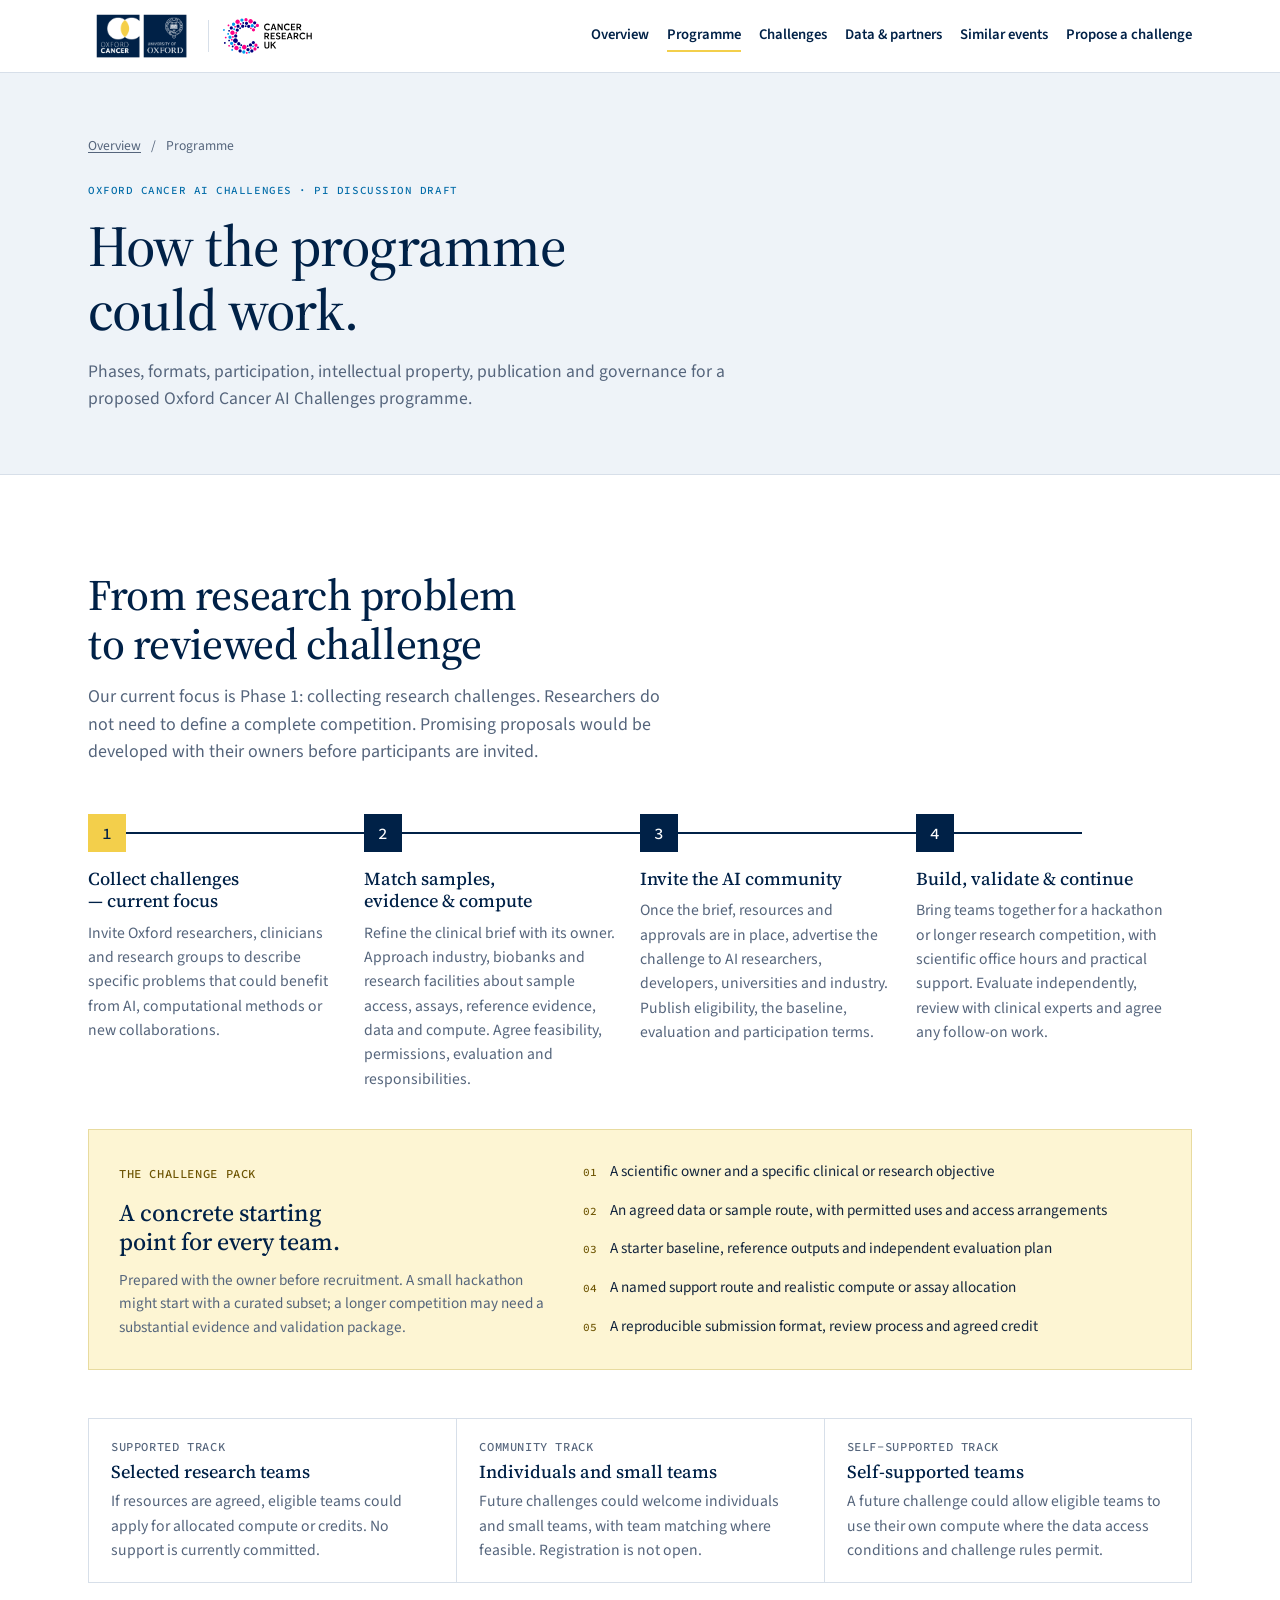
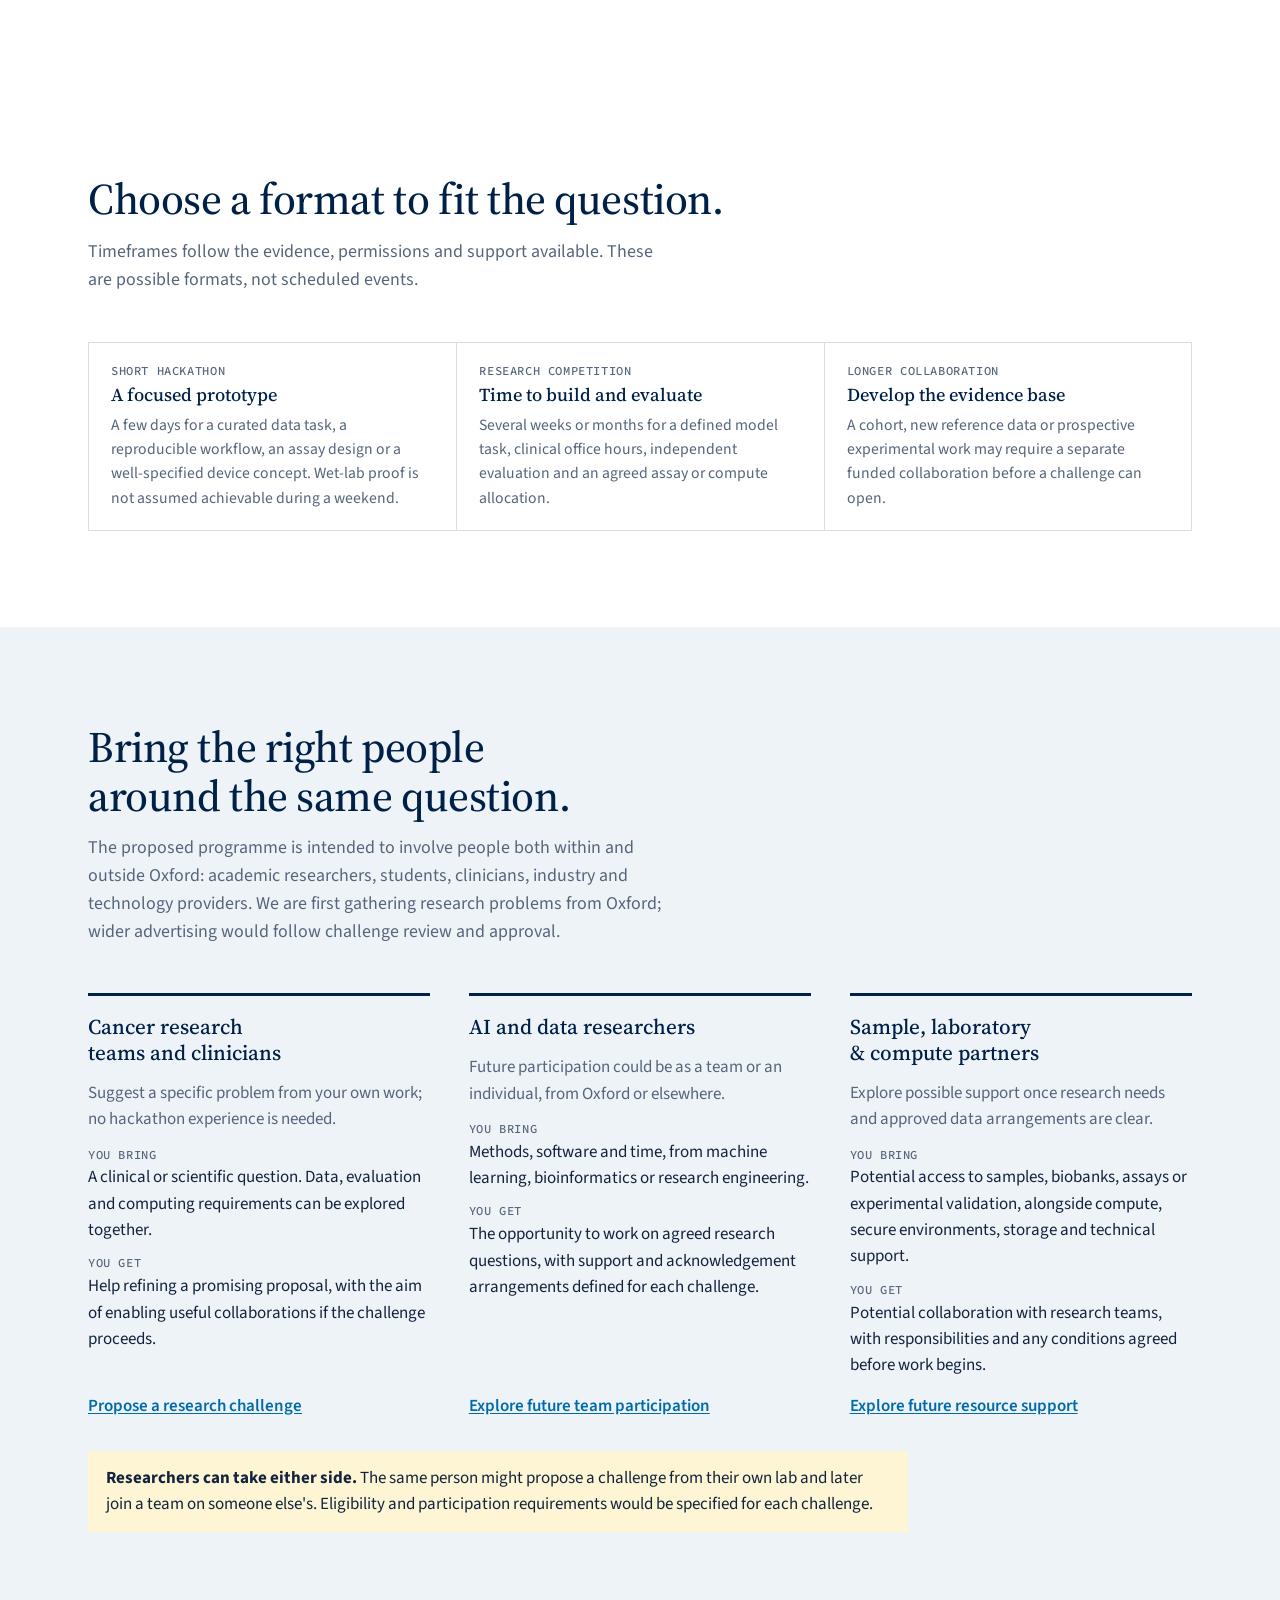
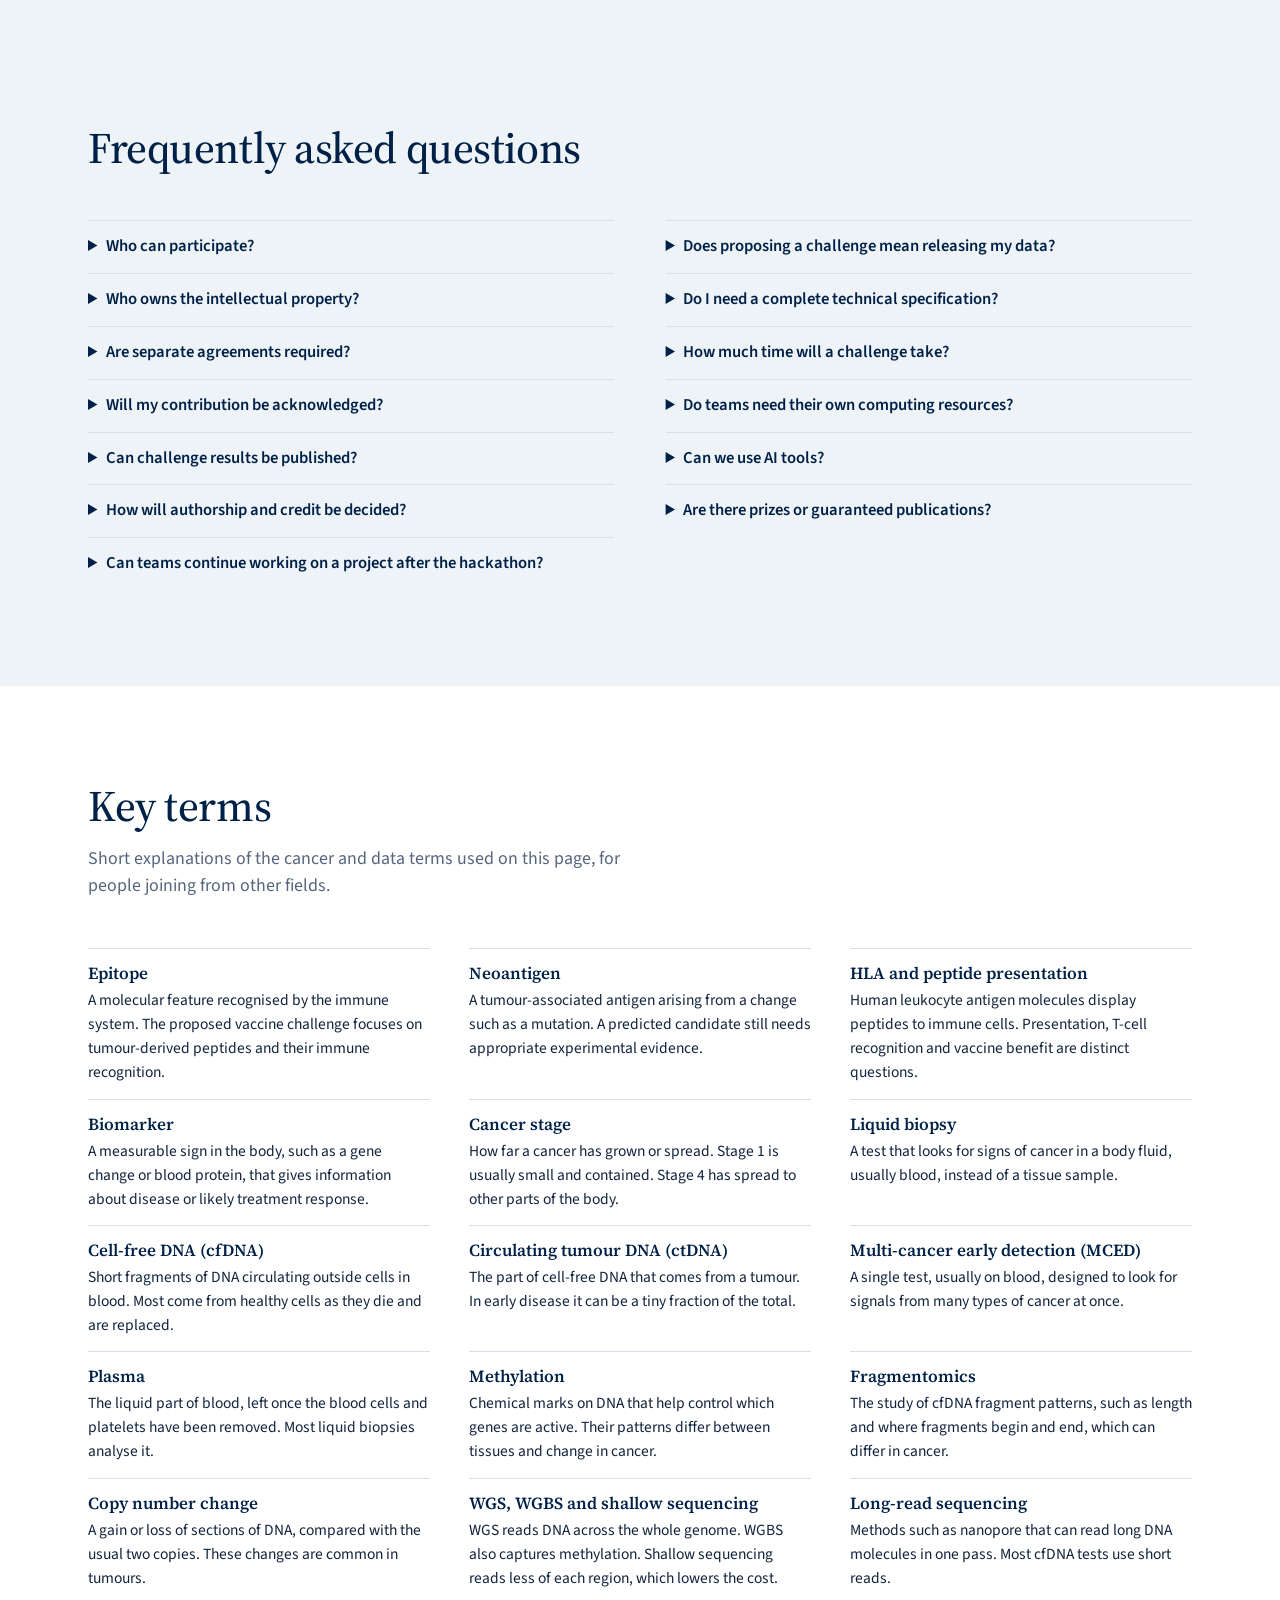
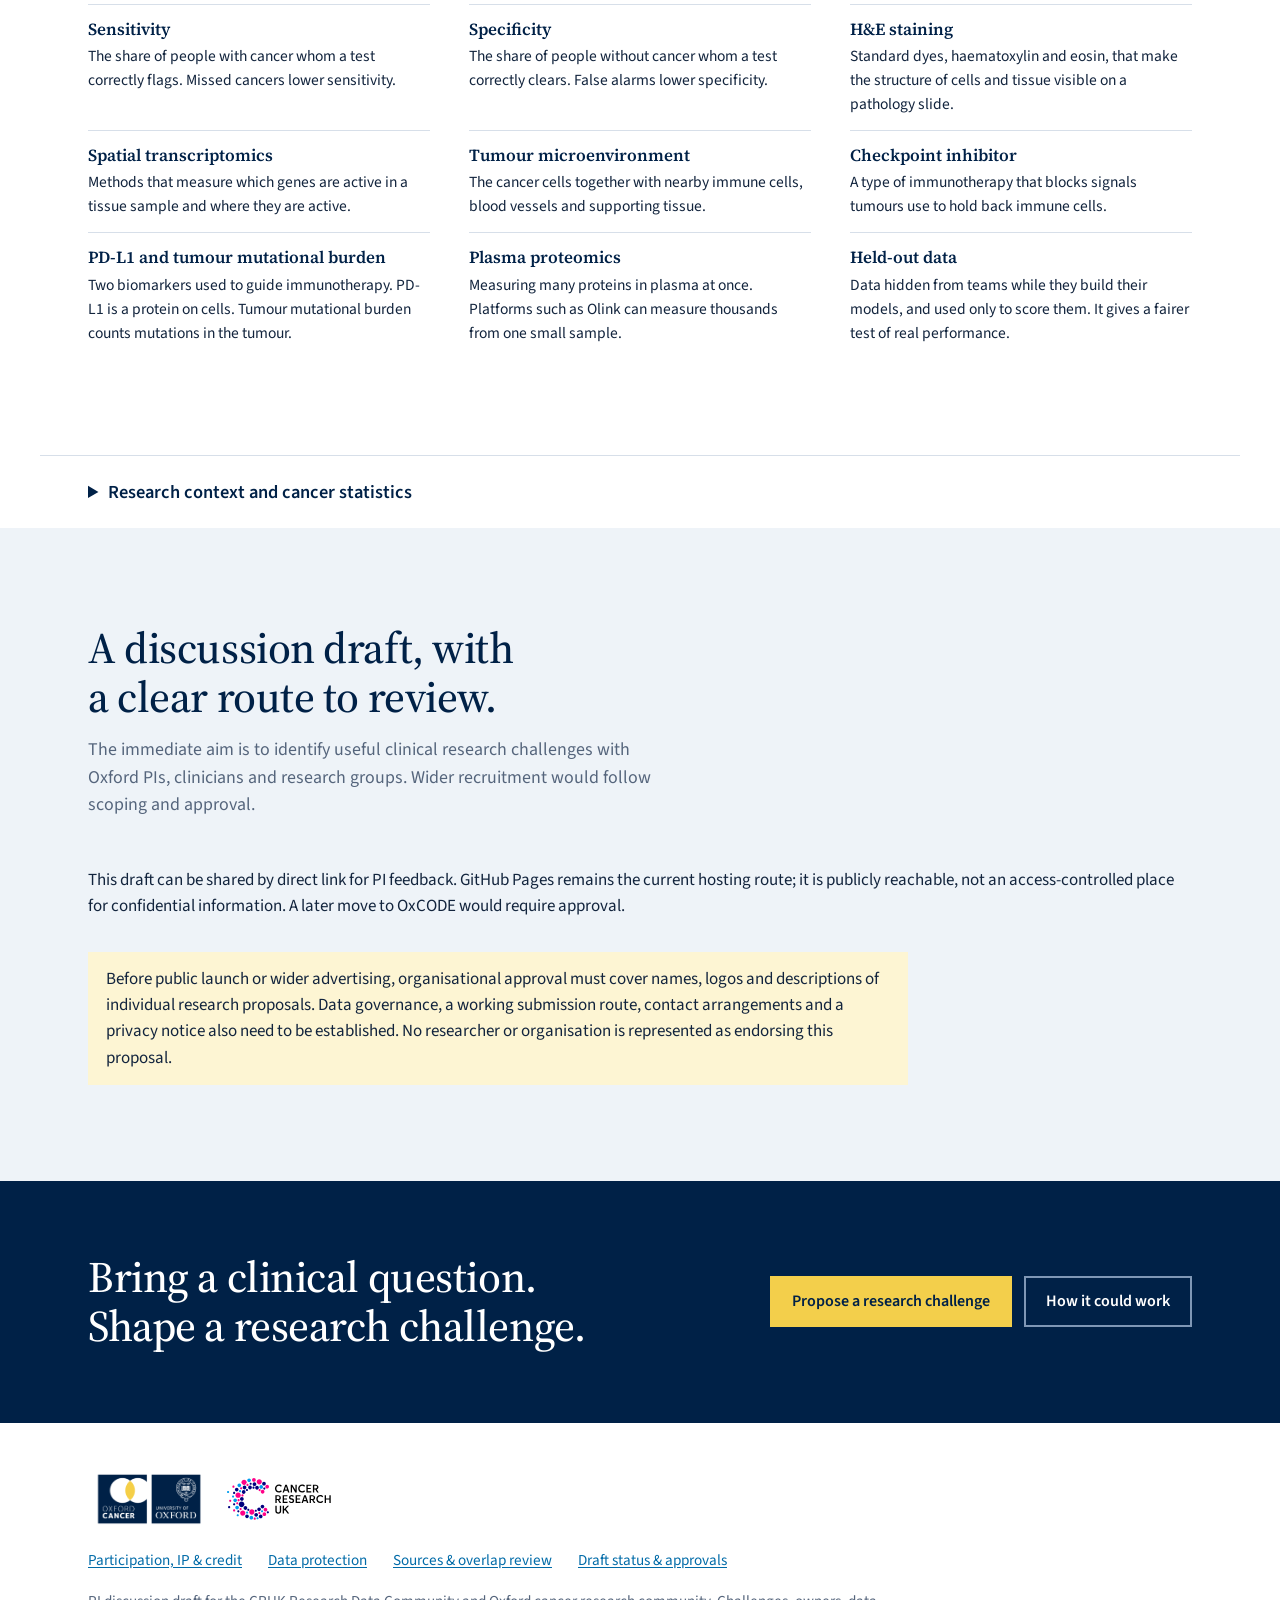
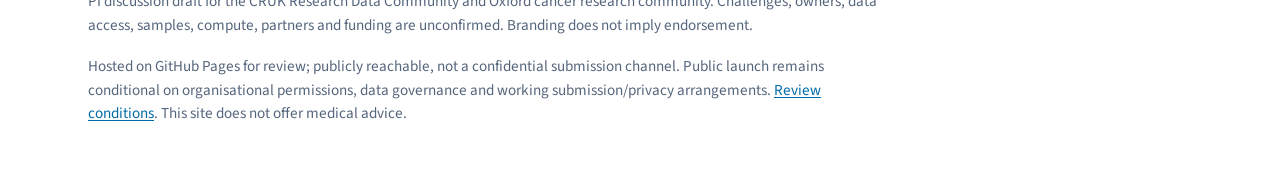
<file: programme.html>
<!doctype html>
<html lang="en-GB">
<head>
<meta charset="utf-8">
<meta name="viewport" content="width=device-width, initial-scale=1, viewport-fit=cover">
<title>Programme · Oxford Cancer AI Challenges</title>
<meta name="description" content="Phases, formats, participation, intellectual property, publication and governance for a proposed Oxford Cancer AI Challenges programme.">
<meta name="robots" content="noindex">
<meta name="theme-color" content="#002147">
<meta property="og:type" content="website">
<meta property="og:title" content="Programme · Oxford Cancer AI Challenges">
<meta property="og:description" content="Phases, formats, participation, intellectual property, publication and governance for a proposed Oxford Cancer AI Challenges programme.">
<link rel="icon" href="data:image/svg+xml,%3Csvg xmlns='http://www.w3.org/2000/svg' viewBox='0 0 48 48'%3E%3Crect width='48' height='48' fill='%23002147'/%3E%3Ccircle cx='18' cy='24' r='12' fill='%23fff'/%3E%3Ccircle cx='30' cy='24' r='12' fill='%23fff'/%3E%3Cpath d='M24 13.6a12 12 0 0 1 0 20.8 12 12 0 0 1 0-20.8z' fill='%23f3cf4b'/%3E%3C/svg%3E">
<link rel="preconnect" href="https://fonts.googleapis.com">
<link rel="preconnect" href="https://fonts.gstatic.com" crossorigin>
<link rel="stylesheet" href="https://fonts.googleapis.com/css2?family=Source+Code+Pro:wght@400;500&family=Source+Sans+3:wght@400;500;600;700&family=Source+Serif+4:opsz,wght@8..60,400;8..60,500;8..60,600&display=swap">
<link rel="stylesheet" href="styles.css">
<link rel="stylesheet" href="visuals.css">
<link rel="stylesheet" href="site.css">
<script src="site-config.js" defer></script>
<script src="site.js" defer></script>
</head>
<body data-page="programme.html">
<a class="skip" href="#main">Skip to content</a>
<header class="site-head"><div class="wrap"><a class="logos" href="index.html" aria-label="Oxford Cancer AI Challenges overview"><img class="logo-ox" src="assets/brand/oxford-cancer.png" alt="Oxford Cancer and University of Oxford" width="106" height="56"><span></span><img class="logo-cruk" src="assets/brand/cruk.svg" alt="Cancer Research UK" width="89" height="36"></a><button class="nav-toggle" aria-expanded="false" aria-controls="site-nav">Menu <span aria-hidden="true">☰</span></button><nav class="site-nav" id="site-nav" aria-label="Main"><a href="index.html">Overview</a><a href="programme.html" aria-current="page">Programme</a><a href="challenges.html">Challenges</a><a href="resources.html">Data &amp; partners</a><a href="precedents.html">Similar events</a><a href="propose.html">Propose a challenge</a></nav></div></header>
<main id="main"><section class="page-intro"><div class="wrap"><nav class="breadcrumbs" aria-label="Breadcrumb"><a href="index.html">Overview</a><span aria-hidden="true">/</span><span aria-current="page">Programme</span></nav><p class="label">Oxford Cancer AI Challenges · PI discussion draft</p><h1>How the programme could work.</h1><p>Phases, formats, participation, intellectual property, publication and governance for a proposed Oxford Cancer AI Challenges programme.</p></div></section><section class="section" id="how">
  <div class="wrap">
    <div class="section-head">
      <h2>From research problem to reviewed challenge</h2>
      <p>Our current focus is Phase 1: collecting research challenges. Researchers do not need to define a complete competition. Promising proposals would be developed with their owners before participants are invited.</p>
    </div>
    <ol class="steps">
      <li><b>1</b><h3>Collect challenges — current focus</h3><p>Invite Oxford researchers, clinicians and research groups to describe specific problems that could benefit from AI, computational methods or new collaborations.</p></li>
      <li><b>2</b><h3>Match samples, evidence & compute</h3><p>Refine the clinical brief with its owner. Approach industry, biobanks and research facilities about sample access, assays, reference evidence, data and compute. Agree feasibility, permissions, evaluation and responsibilities.</p></li>
      <li><b>3</b><h3>Invite the AI community</h3><p>Once the brief, resources and approvals are in place, advertise the challenge to AI researchers, developers, universities and industry. Publish eligibility, the baseline, evaluation and participation terms.</p></li>
      <li><b>4</b><h3>Build, validate & continue</h3><p>Bring teams together for a hackathon or longer research competition, with scientific office hours and practical support. Evaluate independently, review with clinical experts and agree any follow-on work.</p></li>
    </ol>
    <div class="brief-kit"><div><span class="label">The challenge pack</span><h3>A concrete starting point for every team.</h3><p>Prepared with the owner before recruitment. A small hackathon might start with a curated subset; a longer competition may need a substantial evidence and validation package.</p></div><ul><li><span>01</span> A scientific owner and a specific clinical or research objective</li><li><span>02</span> An agreed data or sample route, with permitted uses and access arrangements</li><li><span>03</span> A starter baseline, reference outputs and independent evaluation plan</li><li><span>04</span> A named support route and realistic compute or assay allocation</li><li><span>05</span> A reproducible submission format, review process and agreed credit</li></ul></div>
    <div class="tracks" aria-label="Possible future participation routes">
      <div><span class="label">Supported track</span><h3>Selected research teams</h3><p>If resources are agreed, eligible teams could apply for allocated compute or credits. No support is currently committed.</p></div>
      <div><span class="label">Community track</span><h3>Individuals and small teams</h3><p>Future challenges could welcome individuals and small teams, with team matching where feasible. Registration is not open.</p></div>
      <div><span class="label">Self-supported track</span><h3>Self-supported teams</h3><p>A future challenge could allow eligible teams to use their own compute where the data access conditions and challenge rules permit.</p></div>
    </div>
  </div>
</section><section class="section" id="schedule"><div class="wrap"><div class="section-head"><h2>Choose a format to fit the question.</h2><p>Timeframes follow the evidence, permissions and support available. These are possible formats, not scheduled events.</p></div><div class="tracks"><div><span class="label">Short hackathon</span><h3>A focused prototype</h3><p>A few days for a curated data task, a reproducible workflow, an assay design or a well-specified device concept. Wet-lab proof is not assumed achievable during a weekend.</p></div><div><span class="label">Research competition</span><h3>Time to build and evaluate</h3><p>Several weeks or months for a defined model task, clinical office hours, independent evaluation and an agreed assay or compute allocation.</p></div><div><span class="label">Longer collaboration</span><h3>Develop the evidence base</h3><p>A cohort, new reference data or prospective experimental work may require a separate funded collaboration before a challenge can open.</p></div></div></div></section><section class="section tint" id="who">
  <div class="wrap">
    <div class="section-head">
      <h2>Bring the right people<br>around the same question.</h2>
      <p>The proposed programme is intended to involve people both within and outside Oxford: academic researchers, students, clinicians, industry and technology providers. We are first gathering research problems from Oxford; wider advertising would follow challenge review and approval.</p>
    </div>
    <div class="roles">
      <article class="role"><h3>Cancer research teams and clinicians</h3><p>Suggest a specific problem from your own work; no hackathon experience is needed.</p><dl><div><dt class="label">You bring</dt><dd>A clinical or scientific question. Data, evaluation and computing requirements can be explored together.</dd></div><div><dt class="label">You get</dt><dd>Help refining a promising proposal, with the aim of enabling useful collaborations if the challenge proceeds.</dd></div></dl><a href="propose.html#join" data-role="challenge">Propose a research challenge</a></article>
      <article class="role"><h3>AI and data researchers</h3><p>Future participation could be as a team or an individual, from Oxford or elsewhere.</p><dl><div><dt class="label">You bring</dt><dd>Methods, software and time, from machine learning, bioinformatics or research engineering.</dd></div><div><dt class="label">You get</dt><dd>The opportunity to work on agreed research questions, with support and acknowledgement arrangements defined for each challenge.</dd></div></dl><a href="propose.html?role=team#join" data-role="team">Explore future team participation</a></article>
      <article class="role"><h3>Sample, laboratory & compute partners</h3><p>Explore possible support once research needs and approved data arrangements are clear.</p><dl><div><dt class="label">You bring</dt><dd>Potential access to samples, biobanks, assays or experimental validation, alongside compute, secure environments, storage and technical support.</dd></div><div><dt class="label">You get</dt><dd>Potential collaboration with research teams, with responsibilities and any conditions agreed before work begins.</dd></div></dl><a href="propose.html?role=infrastructure#join" data-role="infrastructure">Explore future resource support</a></article>
    </div>
    <p class="note"><strong>Researchers can take either side.</strong> The same person might propose a challenge from their own lab and later join a team on someone else's. Eligibility and participation requirements would be specified for each challenge.</p>
  </div>
</section><section class="section tint" id="faq">
  <div class="wrap">
    <div class="section-head"><h2>Frequently asked questions</h2></div>
    <div class="faq"><div><details><summary>Who can participate?</summary><p>The programme aims to welcome participants from Oxford and the wider academic and industry communities, including academic researchers, students, clinicians and technology providers. Eligibility and participation requirements will be specified for each challenge. We are currently collecting research problems; participant recruitment would follow approval.</p></details><details><summary>Who owns the intellectual property?</summary><p>Participation does not automatically transfer ownership of intellectual property to the organisers. Participants and challenge owners retain their existing rights, subject to their institutional agreements, applicable licences and any specific terms agreed before a challenge begins. Where necessary, additional agreements may be established for data access, infrastructure use or collaboration.</p></details><details><summary>Are separate agreements required?</summary><p>Some challenges may require data-use agreements, confidentiality arrangements or agreements with infrastructure providers. These will be communicated before participation. All data must be used lawfully, ethically and in accordance with relevant consent, approvals and access conditions. Responsibilities will be defined between the relevant owners, organisers, institutions, providers and participants; they do not rest solely with participants.</p></details><details><summary>Will my contribution be acknowledged?</summary><p>Challenge owners and contributors will be acknowledged publicly with their permission. We aim to recognise contributions from researchers who propose challenges, provide data, develop methods or support the work.</p></details><details><summary>Can challenge results be published?</summary><p>We encourage participants to share their methods and results where permitted. Promising projects may lead to further collaborations or scientific publications, but publication is not guaranteed. Any publication plans must respect applicable data-use agreements, confidentiality requirements and institutional policies.</p></details><details><summary>How will authorship and credit be decided?</summary><p>Authorship will be based on actual contributions and relevant scientific publishing guidelines. It will be discussed and agreed between collaborators rather than automatically assigned through participation. Where appropriate, challenge-specific arrangements for publication, acknowledgement and use of results should be established before work begins.</p></details><details><summary>Can teams continue working on a project after the hackathon?</summary><p>Yes, where all relevant parties agree. We hope that some challenges will lead to longer-term research collaborations. Any further use of data, infrastructure or intellectual property will be subject to the necessary permissions and agreements.</p></details></div><div><details><summary>Does proposing a challenge mean releasing my data?</summary><p>No. Challenge owners retain control over whether and under what approved conditions their data can be used. Access would be discussed before any data are used. Public resources, controlled access, secure environments, federated approaches or synthetic development data may be explored; no service or access route is promised.</p></details><details><summary>Do I need a complete technical specification?</summary><p>No. Describe a specific scientific problem even if the AI approach, dataset, duration, evaluation method or computing requirements are not yet clear. Choose “Not sure — happy to discuss” where appropriate. Organisers would work with owners to refine promising proposals.</p></details><details><summary>How much time will a challenge take?</summary><p>A short hackathon could produce a focused prototype over a few days. A larger research competition could run for weeks or months and involve more substantial data preparation and evaluation. The appropriate format and commitment would be agreed with the challenge owner during review; no schedule is confirmed.</p></details><details><summary>Do teams need their own computing resources?</summary><p>Possible resource needs would be scoped during review. Sample access, assays, compute, credits, secure environments and provider support are not currently committed. Any agreed support, access conditions and resource limits would be explained before a challenge begins.</p></details><details><summary>Can we use AI tools?</summary><p>The intended approach welcomes suitable AI and computational methods. Any restrictions on tools, external services or data transfers would be set by the agreed data conditions and challenge rules. Teams would document the methods and tools used.</p></details><details><summary>Are there prizes or guaranteed publications?</summary><p>No prizes, funding or publications are committed. Any awards or dissemination arrangements would be stated for an approved challenge before participation, alongside the agreed credit and authorship principles.</p></details></div></div>
  </div>
</section><section class="section" id="terms">
  <div class="wrap">
    <div class="section-head">
      <h2>Key terms</h2>
      <p>Short explanations of the cancer and data terms used on this page, for people joining from other fields.</p>
    </div>
    <dl class="terms"><div><dt>Epitope</dt><dd>A molecular feature recognised by the immune system. The proposed vaccine challenge focuses on tumour-derived peptides and their immune recognition.</dd></div><div><dt>Neoantigen</dt><dd>A tumour-associated antigen arising from a change such as a mutation. A predicted candidate still needs appropriate experimental evidence.</dd></div><div><dt>HLA and peptide presentation</dt><dd>Human leukocyte antigen molecules display peptides to immune cells. Presentation, T-cell recognition and vaccine benefit are distinct questions.</dd></div><div><dt>Biomarker</dt><dd>A measurable sign in the body, such as a gene change or blood protein, that gives information about disease or likely treatment response.</dd></div><div><dt>Cancer stage</dt><dd>How far a cancer has grown or spread. Stage 1 is usually small and contained. Stage 4 has spread to other parts of the body.</dd></div><div><dt>Liquid biopsy</dt><dd>A test that looks for signs of cancer in a body fluid, usually blood, instead of a tissue sample.</dd></div><div><dt>Cell-free DNA (cfDNA)</dt><dd>Short fragments of DNA circulating outside cells in blood. Most come from healthy cells as they die and are replaced.</dd></div><div><dt>Circulating tumour DNA (ctDNA)</dt><dd>The part of cell-free DNA that comes from a tumour. In early disease it can be a tiny fraction of the total.</dd></div><div><dt>Multi-cancer early detection (MCED)</dt><dd>A single test, usually on blood, designed to look for signals from many types of cancer at once.</dd></div><div><dt>Plasma</dt><dd>The liquid part of blood, left once the blood cells and platelets have been removed. Most liquid biopsies analyse it.</dd></div><div><dt>Methylation</dt><dd>Chemical marks on DNA that help control which genes are active. Their patterns differ between tissues and change in cancer.</dd></div><div><dt>Fragmentomics</dt><dd>The study of cfDNA fragment patterns, such as length and where fragments begin and end, which can differ in cancer.</dd></div><div><dt>Copy number change</dt><dd>A gain or loss of sections of DNA, compared with the usual two copies. These changes are common in tumours.</dd></div><div><dt>WGS, WGBS and shallow sequencing</dt><dd>WGS reads DNA across the whole genome. WGBS also captures methylation. Shallow sequencing reads less of each region, which lowers the cost.</dd></div><div><dt>Long-read sequencing</dt><dd>Methods such as nanopore that can read long DNA molecules in one pass. Most cfDNA tests use short reads.</dd></div><div><dt>Sensitivity</dt><dd>The share of people with cancer whom a test correctly flags. Missed cancers lower sensitivity.</dd></div><div><dt>Specificity</dt><dd>The share of people without cancer whom a test correctly clears. False alarms lower specificity.</dd></div><div><dt>H&amp;E staining</dt><dd>Standard dyes, haematoxylin and eosin, that make the structure of cells and tissue visible on a pathology slide.</dd></div><div><dt>Spatial transcriptomics</dt><dd>Methods that measure which genes are active in a tissue sample and where they are active.</dd></div><div><dt>Tumour microenvironment</dt><dd>The cancer cells together with nearby immune cells, blood vessels and supporting tissue.</dd></div><div><dt>Checkpoint inhibitor</dt><dd>A type of immunotherapy that blocks signals tumours use to hold back immune cells.</dd></div><div><dt>PD-L1 and tumour mutational burden</dt><dd>Two biomarkers used to guide immunotherapy. PD-L1 is a protein on cells. Tumour mutational burden counts mutations in the tumour.</dd></div><div><dt>Plasma proteomics</dt><dd>Measuring many proteins in plasma at once. Platforms such as Olink can measure thousands from one small sample.</dd></div><div><dt>Held-out data</dt><dd>Data hidden from teams while they build their models, and used only to score them. It gives a fairer test of real performance.</dd></div></dl>
  </div>
</section><details class="context-details"><summary>Research context and cancer statistics</summary><section class="section" id="why">
  <div class="wrap">
    <div class="section-head">
      <h2>Why cancer research needs this</h2>
      <p>Cancer survival has improved, but outcomes still vary widely. AI and computational collaboration could support prevention, cancer biology, diagnosis, treatment, drug discovery and research workflows. We expect multiple themes, identified through discussions with Oxford research groups, clinicians and PIs. The examples below are starting points, not a final or approved list.</p>
    </div>
    <div class="stats">
      <div class="stat"><b>403,601</b><p>new cancer cases a year in the UK (2019, 2021 to 2022)</p></div>
      <div class="stat"><b>~170,000</b><p>cancer deaths a year in the UK (2022 to 2024)</p></div>
      <div class="stat"><b>49.8%</b><p>of people diagnosed in the UK are predicted to survive for 10 years or more (2018). This ranges from 11.1% for lung cancer to 76.6% for breast cancer in women.</p></div>
    </div>
    <div class="why">
      <div class="why-text">
        <h3>One possible theme: finding cancer earlier</h3>
        <p>Earlier diagnosis can mean more treatment options and better outcomes. The NHS Long Term Plan set an ambition for 75% of cancers to be diagnosed at stage 1 or 2 by 2028.</p>
        <p>Blood tests could help, but early tumours release very little DNA. One commentary reports that even for larger tumours, tumour DNA averages about 0.1% of DNA fragments in blood, or 1 in every 1,000. Very small tumours may release much less, so a test has to find a faint signal among healthy DNA.</p>
        <p>The chart shows this in practice. SYMPLIFY, an Oxford-sponsored study, tested one commercial blood test in 5,461 people with symptoms who were referred for cancer investigation in England and Wales. The test detected most stage 3 and 4 cancers, and about a quarter of those at stage 1.</p>
      </div>
      <figure class="chart" style="margin:0">
        <h3>Blood test sensitivity rises with cancer stage</h3>
        <p>Share of cancers detected at each stage in SYMPLIFY, with 95% confidence intervals</p>
        <div class="bars" role="list">
          <div class="bar-row" role="listitem" title="Stage 1: 24.2% detected (95% CI 16% to 34.1%)"><span class="st">Stage 1</span><div class="track"><div class="fill" style="width:24.2%"></div><div class="ci" style="left:16%;width:18.1%"></div><span class="sr">95% confidence interval 16% to 34.1%</span></div><span class="val">24.2%</span></div>
          <div class="bar-row" role="listitem" title="Stage 2: 57.1% detected (95% CI 44% to 69.5%)"><span class="st">Stage 2</span><div class="track"><div class="fill" style="width:57.1%"></div><div class="ci" style="left:44%;width:25.5%"></div><span class="sr">95% confidence interval 44% to 69.5%</span></div><span class="val">57.1%</span></div>
          <div class="bar-row" role="listitem" title="Stage 3: 85.2% detected (95% CI 77.1% to 91.3%)"><span class="st">Stage 3</span><div class="track"><div class="fill" style="width:85.2%"></div><div class="ci" style="left:77.1%;width:14.200000000000003%"></div><span class="sr">95% confidence interval 77.1% to 91.3%</span></div><span class="val">85.2%</span></div>
          <div class="bar-row" role="listitem" title="Stage 4: 95.3% detected (95% CI 88.5% to 98.7%)"><span class="st">Stage 4</span><div class="track"><div class="fill" style="width:95.3%"></div><div class="ci" style="left:88.5%;width:10.200000000000003%"></div><span class="sr">95% confidence interval 88.5% to 98.7%</span></div><span class="val">95.3%</span></div>
          <div class="bar-row" aria-hidden="true"><span></span><div class="scale"><span style="left:0%">0%</span><span style="left:25%">25%</span><span style="left:50%">50%</span><span style="left:75%">75%</span><span style="left:100%">100%</span></div><span></span></div>
        </div>
        <p class="scale-note">The thin line shows the 95% confidence interval. This study evaluated one test in people with symptoms, so these figures do not apply to screening or to every test.</p>
      </figure>
    </div>
  </div>
</section></details><section class="section tint" id="review"><div class="wrap"><div class="section-head"><h2>A discussion draft, with a clear route to review.</h2><p>The immediate aim is to identify useful clinical research challenges with Oxford PIs, clinicians and research groups. Wider recruitment would follow scoping and approval.</p></div><p>This draft can be shared by direct link for PI feedback. GitHub Pages remains the current hosting route; it is publicly reachable, not an access-controlled place for confidential information. A later move to OxCODE would require approval.</p><p class="note">Before public launch or wider advertising, organisational approval must cover names, logos and descriptions of individual research proposals. Data governance, a working submission route, contact arrangements and a privacy notice also need to be established. No researcher or organisation is represented as endorsing this proposal.</p></div></section>
</main>
<section class="cta"><div class="wrap"><h2>Bring a clinical question.<br>Shape a research challenge.</h2><div class="actions"><a class="btn yellow" href="propose.html#join">Propose a research challenge</a><a class="btn ghost" href="programme.html#how">How it could work</a></div></div></section>
<footer><div class="wrap"><div class="foot-logos"><img src="assets/brand/oxford-cancer.png" alt="Oxford Cancer and University of Oxford" width="121" height="64"><img src="assets/brand/cruk.svg" alt="Cancer Research UK" width="104" height="42"></div><div class="footer-links"><a href="programme.html#faq">Participation, IP & credit</a><a href="resources.html#data-protection">Data protection</a><a href="precedents.html">Sources & overlap review</a><a href="programme.html#review">Draft status & approvals</a></div><p>PI discussion draft for the CRUK Research Data Community and Oxford cancer research community. Challenges, owners, data access, samples, compute, partners and funding are unconfirmed. Branding does not imply endorsement.</p><p>Hosted on GitHub Pages for review; publicly reachable, not a confidential submission channel. Public launch remains conditional on organisational permissions, data governance and working submission/privacy arrangements. <a href="programme.html#review">Review conditions</a>. This site does not offer medical advice.</p></div></footer>
</body></html>
</file>
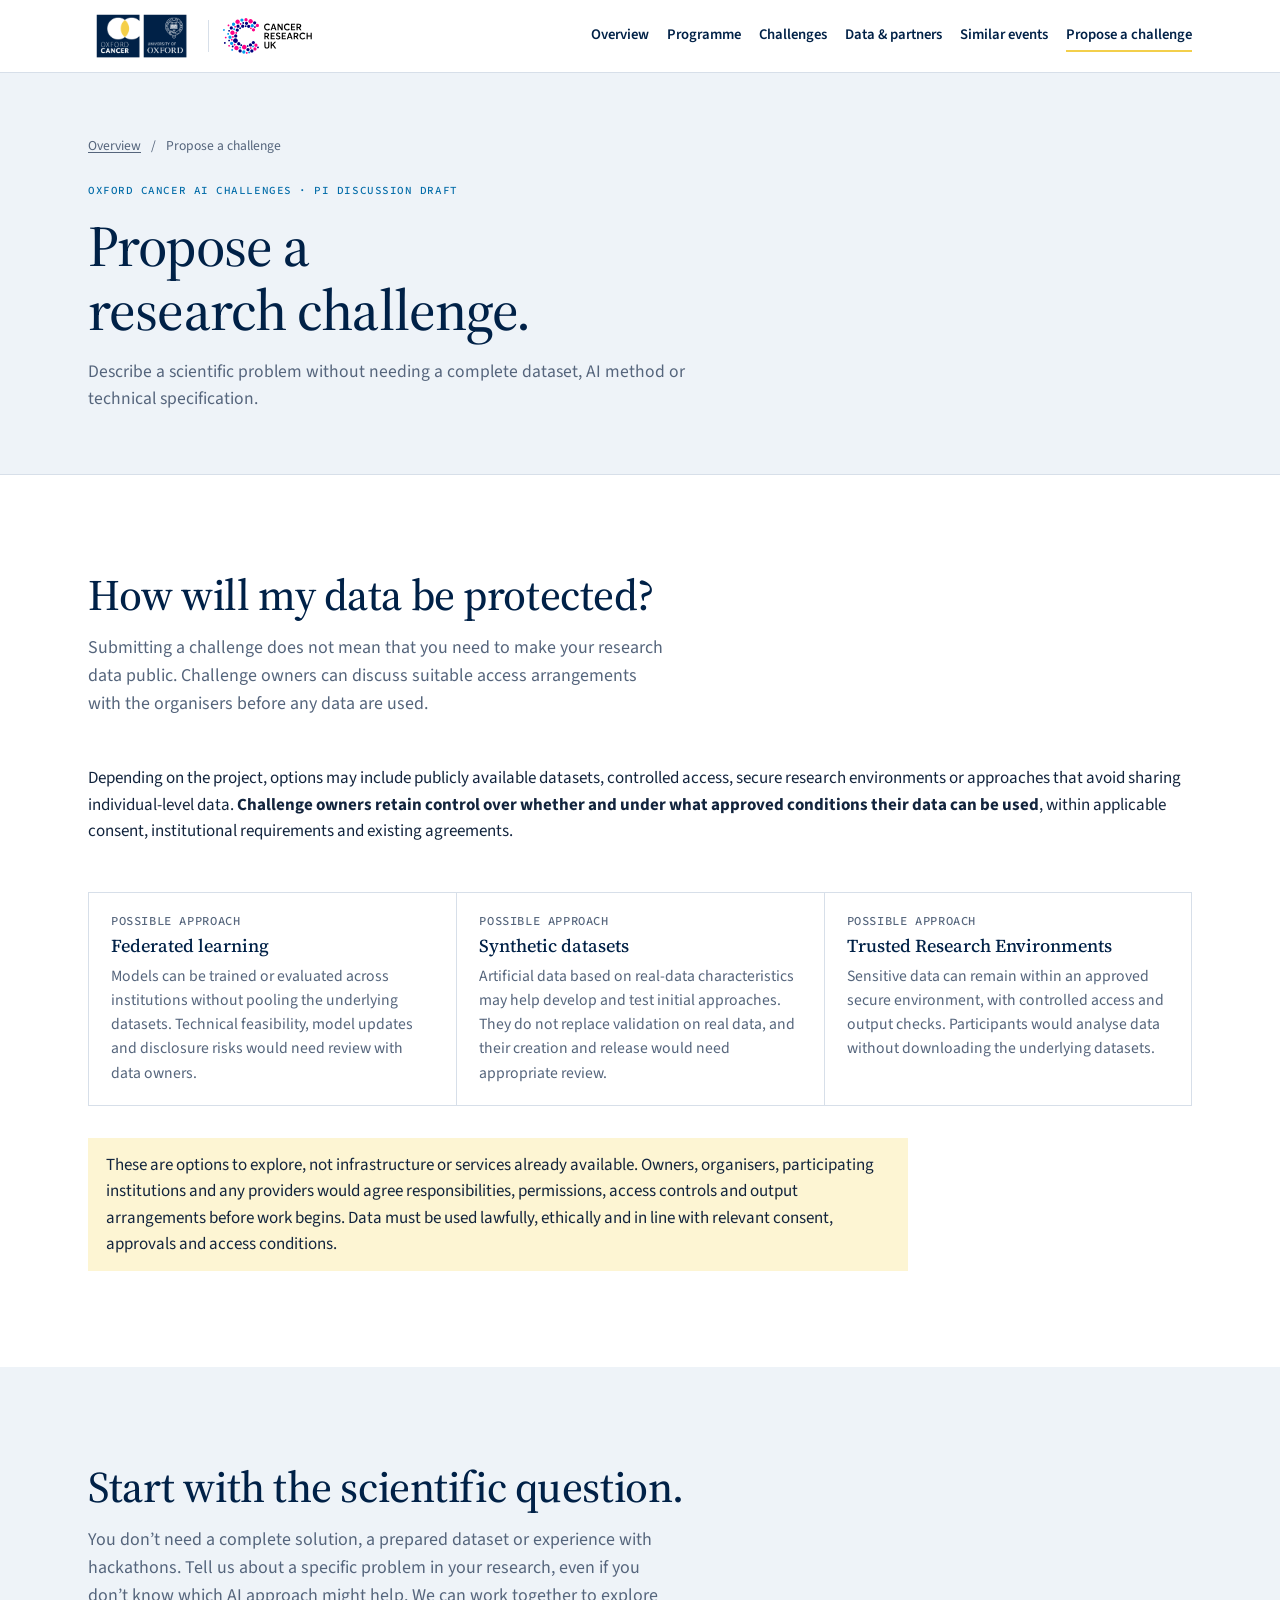
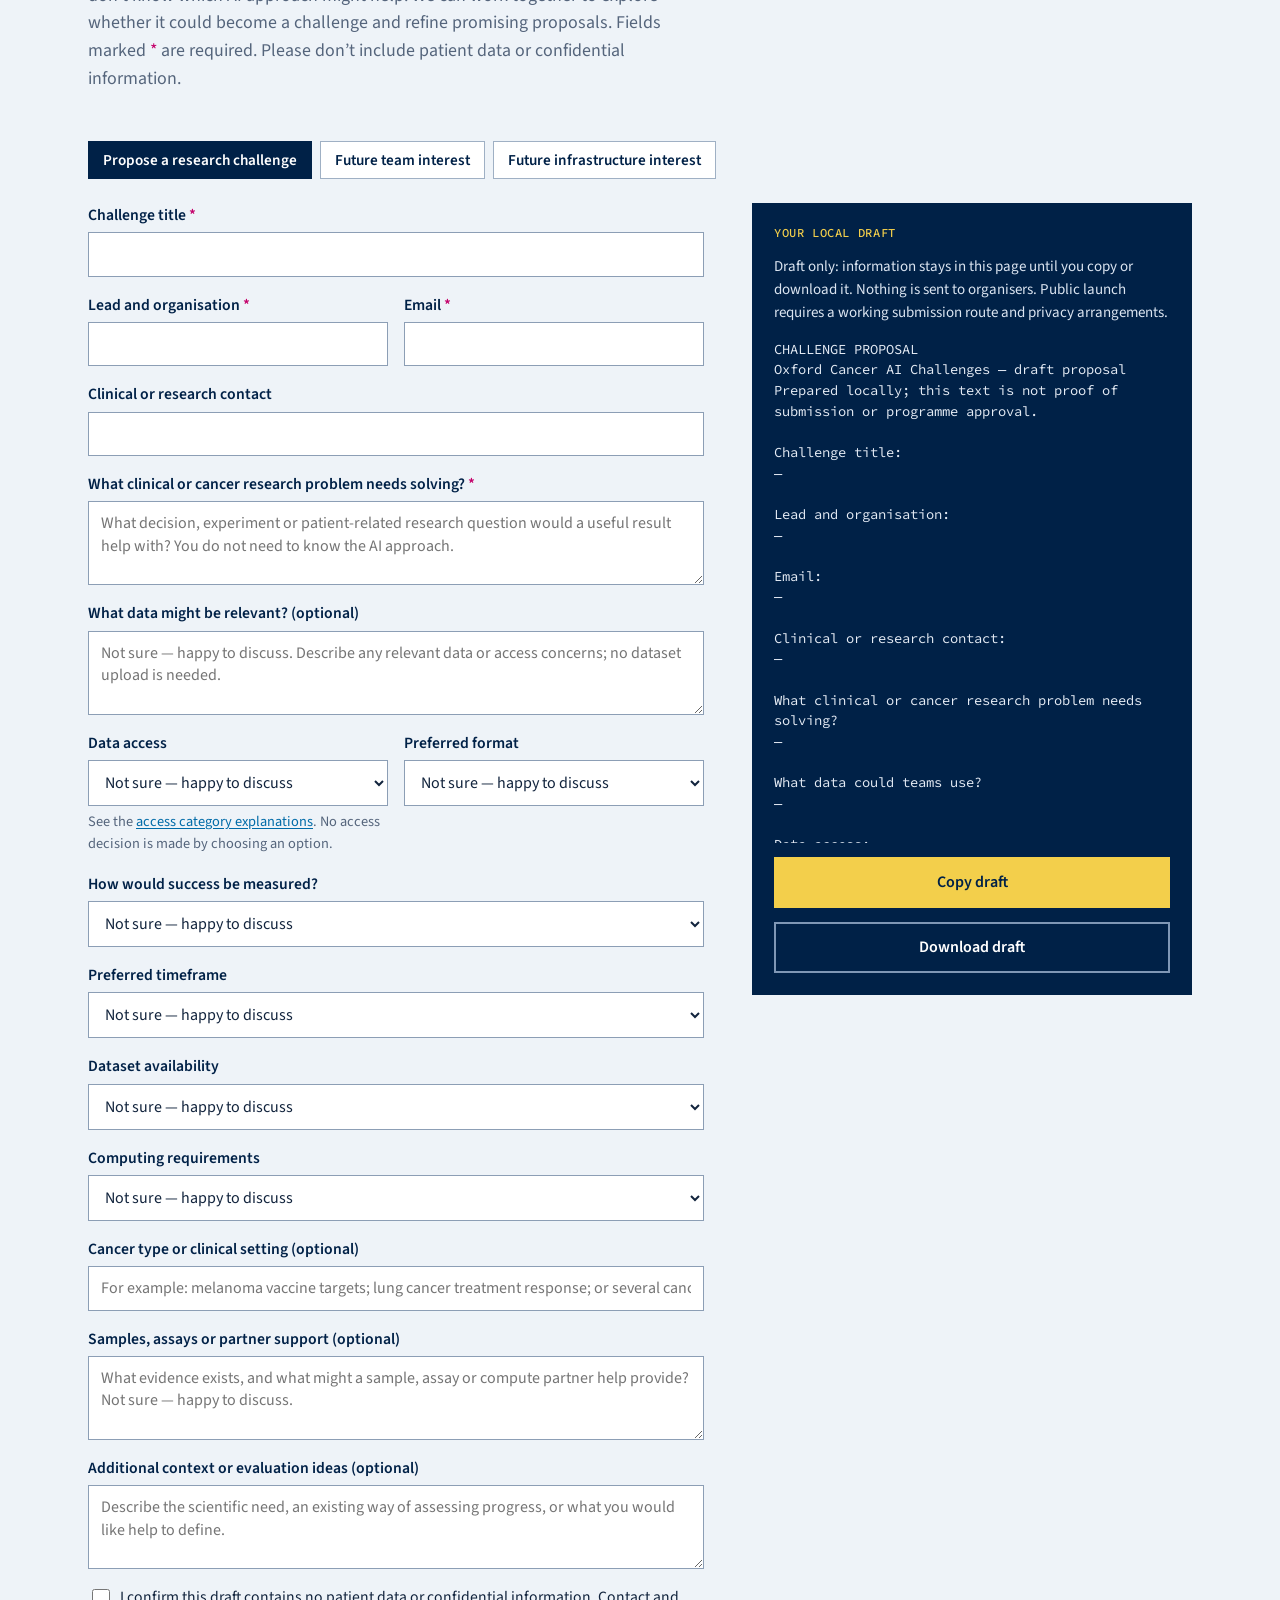
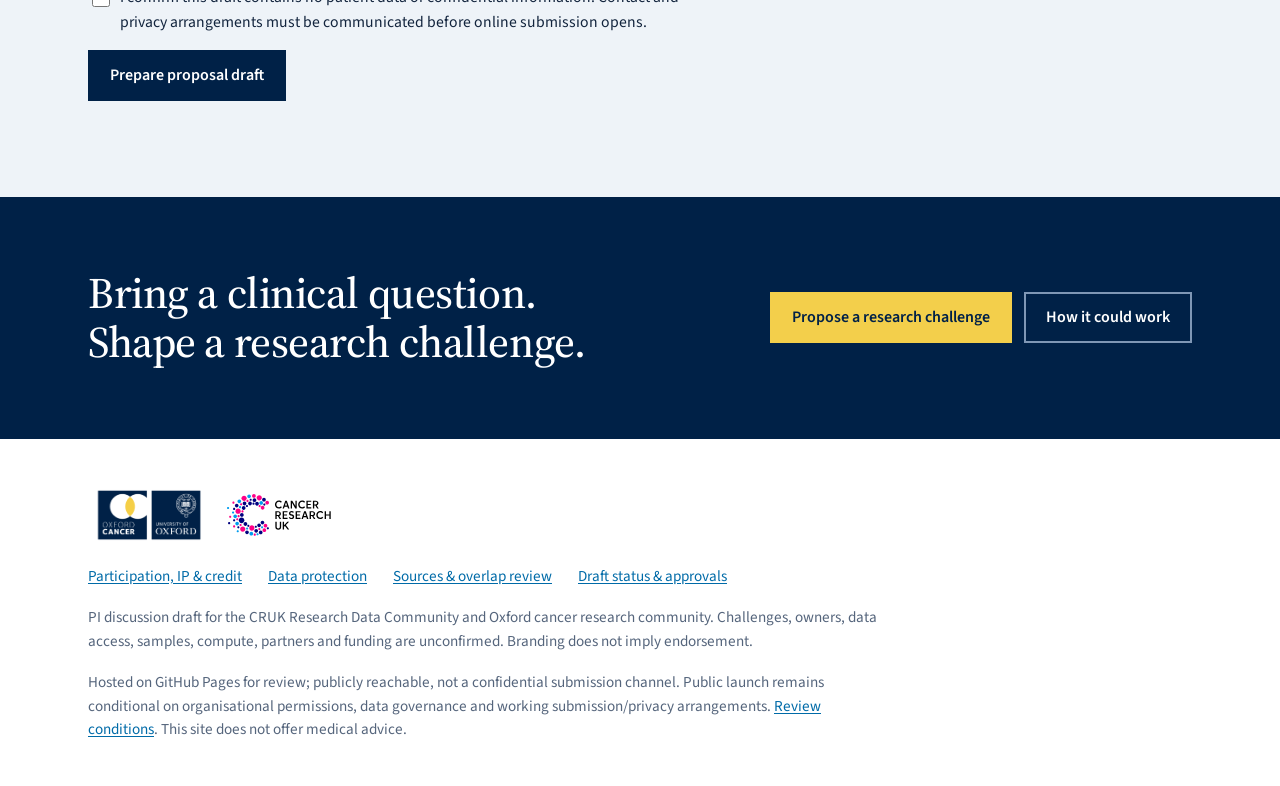
<file: propose.html>
<!doctype html>
<html lang="en-GB">
<head>
<meta charset="utf-8">
<meta name="viewport" content="width=device-width, initial-scale=1, viewport-fit=cover">
<title>Propose a challenge · Oxford Cancer AI Challenges</title>
<meta name="description" content="Describe a scientific problem without needing a complete dataset, AI method or technical specification.">
<meta name="robots" content="noindex">
<meta name="theme-color" content="#002147">
<meta property="og:type" content="website">
<meta property="og:title" content="Propose a challenge · Oxford Cancer AI Challenges">
<meta property="og:description" content="Describe a scientific problem without needing a complete dataset, AI method or technical specification.">
<link rel="icon" href="data:image/svg+xml,%3Csvg xmlns='http://www.w3.org/2000/svg' viewBox='0 0 48 48'%3E%3Crect width='48' height='48' fill='%23002147'/%3E%3Ccircle cx='18' cy='24' r='12' fill='%23fff'/%3E%3Ccircle cx='30' cy='24' r='12' fill='%23fff'/%3E%3Cpath d='M24 13.6a12 12 0 0 1 0 20.8 12 12 0 0 1 0-20.8z' fill='%23f3cf4b'/%3E%3C/svg%3E">
<link rel="preconnect" href="https://fonts.googleapis.com">
<link rel="preconnect" href="https://fonts.gstatic.com" crossorigin>
<link rel="stylesheet" href="https://fonts.googleapis.com/css2?family=Source+Code+Pro:wght@400;500&family=Source+Sans+3:wght@400;500;600;700&family=Source+Serif+4:opsz,wght@8..60,400;8..60,500;8..60,600&display=swap">
<link rel="stylesheet" href="styles.css">
<link rel="stylesheet" href="visuals.css">
<link rel="stylesheet" href="site.css">
<script src="site-config.js" defer></script>
<script src="site.js" defer></script>
</head>
<body data-page="propose.html">
<a class="skip" href="#main">Skip to content</a>
<header class="site-head"><div class="wrap"><a class="logos" href="index.html" aria-label="Oxford Cancer AI Challenges overview"><img class="logo-ox" src="assets/brand/oxford-cancer.png" alt="Oxford Cancer and University of Oxford" width="106" height="56"><span></span><img class="logo-cruk" src="assets/brand/cruk.svg" alt="Cancer Research UK" width="89" height="36"></a><button class="nav-toggle" aria-expanded="false" aria-controls="site-nav">Menu <span aria-hidden="true">☰</span></button><nav class="site-nav" id="site-nav" aria-label="Main"><a href="index.html">Overview</a><a href="programme.html">Programme</a><a href="challenges.html">Challenges</a><a href="resources.html">Data &amp; partners</a><a href="precedents.html">Similar events</a><a href="propose.html" aria-current="page">Propose a challenge</a></nav></div></header>
<main id="main"><section class="page-intro"><div class="wrap"><nav class="breadcrumbs" aria-label="Breadcrumb"><a href="index.html">Overview</a><span aria-hidden="true">/</span><span aria-current="page">Propose a challenge</span></nav><p class="label">Oxford Cancer AI Challenges · PI discussion draft</p><h1>Propose a research challenge.</h1><p>Describe a scientific problem without needing a complete dataset, AI method or technical specification.</p></div></section><section class="section" id="data-protection">
  <div class="wrap">
    <div class="section-head"><h2>How will my data be protected?</h2><p>Submitting a challenge does not mean that you need to make your research data public. Challenge owners can discuss suitable access arrangements with the organisers before any data are used.</p></div>
    <p>Depending on the project, options may include publicly available datasets, controlled access, secure research environments or approaches that avoid sharing individual-level data. <strong>Challenge owners retain control over whether and under what approved conditions their data can be used</strong>, within applicable consent, institutional requirements and existing agreements.</p>
    <div class="tracks" aria-label="Possible data protection approaches">
      <div><span class="label">Possible approach</span><h3>Federated learning</h3><p>Models can be trained or evaluated across institutions without pooling the underlying datasets. Technical feasibility, model updates and disclosure risks would need review with data owners.</p></div>
      <div><span class="label">Possible approach</span><h3>Synthetic datasets</h3><p>Artificial data based on real-data characteristics may help develop and test initial approaches. They do not replace validation on real data, and their creation and release would need appropriate review.</p></div>
      <div><span class="label">Possible approach</span><h3>Trusted Research Environments</h3><p>Sensitive data can remain within an approved secure environment, with controlled access and output checks. Participants would analyse data without downloading the underlying datasets.</p></div>
    </div>
    <p class="note">These are options to explore, not infrastructure or services already available. Owners, organisers, participating institutions and any providers would agree responsibilities, permissions, access controls and output arrangements before work begins. Data must be used lawfully, ethically and in line with relevant consent, approvals and access conditions.</p>
  </div>
</section><section class="section tint" id="join">
  <div class="wrap">
    <div class="section-head">
      <h2>Start with the scientific question.</h2>
      <p>You don’t need a complete solution, a prepared dataset or experience with hackathons. Tell us about a specific problem in your research, even if you don’t know which AI approach might help. We can work together to explore whether it could become a challenge and refine promising proposals. Fields marked <span class="req">*</span> are required. Please don’t include patient data or confidential information.</p>
    </div>
    <noscript><p class="note">These forms need JavaScript to prepare a local draft. No online submission service is currently configured.</p></noscript>
    <div class="filters" role="tablist" aria-label="Choose how to take part" id="role-tabs">
      <button class="chip" role="tab" type="button" data-tab="challenge" aria-selected="true" aria-controls="form-challenge" id="tab-challenge">Propose a research challenge</button>
      <button class="chip" role="tab" type="button" data-tab="team" aria-selected="false" aria-controls="form-team" id="tab-team">Future team interest</button>
      <button class="chip" role="tab" type="button" data-tab="infrastructure" aria-selected="false" aria-controls="form-infrastructure" id="tab-infrastructure">Future infrastructure interest</button>
    </div>
    <div class="join">
      <div><form id="form-challenge" data-heading="CHALLENGE PROPOSAL" role="tabpanel" aria-labelledby="tab-challenge">
<div class="field full"><label for="challenge-0" data-name="Challenge title">Challenge title <span class="req" aria-hidden="true">*</span></label><input id="challenge-0" name="Challenge title" type="text" required></div>
<div class="field "><label for="challenge-1" data-name="Lead and organisation">Lead and organisation <span class="req" aria-hidden="true">*</span></label><input id="challenge-1" name="Lead and organisation" type="text" required></div>
<div class="field "><label for="challenge-2" data-name="Email">Email <span class="req" aria-hidden="true">*</span></label><input id="challenge-2" name="Email" type="email" autocomplete="email" required></div>
<div class="field full"><label for="challenge-3" data-name="Clinical or research contact">Clinical or research contact</label><input id="challenge-3" name="Clinical or research contact" type="text"></div>
<div class="field full"><label for="challenge-4" data-name="What clinical or cancer research problem needs solving?">What clinical or cancer research problem needs solving? <span class="req" aria-hidden="true">*</span></label><textarea id="challenge-4" name="What clinical or cancer research problem needs solving?" required placeholder="What decision, experiment or patient-related research question would a useful result help with? You do not need to know the AI approach."></textarea></div>
<div class="field full"><label for="challenge-5" data-name="What data could teams use?">What data might be relevant? (optional)</label><textarea id="challenge-5" name="What data could teams use?" placeholder="Not sure — happy to discuss. Describe any relevant data or access concerns; no dataset upload is needed."></textarea></div>
<div class="field "><label for="challenge-6" data-name="Data access">Data access</label><select id="challenge-6" name="Data access" aria-describedby="access-help"><option>Not sure — happy to discuss</option><option>Publicly available</option><option>Available after accepting terms</option><option>Restricted access — approval required</option><option>Secure environment only</option></select><small id="access-help">See the <a href="resources.html#data">access category explanations</a>. No access decision is made by choosing an option.</small></div>
<div class="field "><label for="challenge-7" data-name="Preferred format">Preferred format</label><select id="challenge-7" name="Preferred format"><option>Not sure — happy to discuss</option><option>Short hackathon (days)</option><option>Research competition (weeks)</option><option>Longer research benchmark (months)</option></select></div>
<div class="field full"><label for="challenge-8" data-name="How would success be measured?">How would success be measured?</label><select id="challenge-8" name="How would success be measured?"><option>Not sure — happy to discuss</option><option>Compare with a baseline or benchmark</option><option>Expert review of a prototype or workflow</option><option>Independent evaluation on held-out data</option><option>Other — describe below</option></select></div>
<div class="field full"><label for="challenge-9" data-name="Preferred timeframe">Preferred timeframe</label><select id="challenge-9" name="Preferred timeframe"><option>Not sure — happy to discuss</option><option>A few days</option><option>Several weeks</option><option>Several months or longer</option></select></div>
<div class="field full"><label for="challenge-availability" data-name="Dataset availability">Dataset availability</label><select id="challenge-availability" name="Dataset availability"><option>Not sure — happy to discuss</option><option>Existing public resources may be suitable</option><option>Our group has data; access needs discussion</option><option>Data would need to be prepared or collected</option><option>A synthetic or federated approach may help</option><option>Sample or assay support may be needed</option></select></div>
<div class="field full"><label for="challenge-compute" data-name="Computing requirements">Computing requirements</label><select id="challenge-compute" name="Computing requirements"><option>Not sure — happy to discuss</option><option>Standard computing may be sufficient</option><option>GPU or model API access may help</option><option>Large storage or intensive computing may be needed</option><option>An approved secure environment may be needed</option></select></div>
<div class="field full"><label for="challenge-cancer" data-name="Cancer type or clinical setting">Cancer type or clinical setting (optional)</label><input id="challenge-cancer" name="Cancer type or clinical setting" placeholder="For example: melanoma vaccine targets; lung cancer treatment response; or several cancer types"></div>
<div class="field full"><label for="challenge-resources" data-name="Samples, assays or partner support">Samples, assays or partner support (optional)</label><textarea id="challenge-resources" name="Samples, assays or partner support" placeholder="What evidence exists, and what might a sample, assay or compute partner help provide? Not sure — happy to discuss."></textarea></div>
<div class="field full"><label for="challenge-notes" data-name="Additional context or evaluation ideas">Additional context or evaluation ideas (optional)</label><textarea id="challenge-notes" name="Additional context or evaluation ideas" placeholder="Describe the scientific need, an existing way of assessing progress, or what you would like help to define."></textarea></div>
<label class="check"><input type="checkbox" id="challenge-consent" required><span>I confirm this draft contains no patient data or confidential information. Contact and privacy arrangements must be communicated before online submission opens. <a class="privacy" hidden>Read the privacy notice.</a></span></label>
<p class="err" role="alert" hidden></p>
<div><button class="btn" type="submit" disabled>Prepare proposal draft</button></div>
</form>
<form id="form-team" data-heading="FUTURE TEAM INTEREST — DRAFT, NOT REGISTRATION" role="tabpanel" aria-labelledby="tab-team" hidden>
<p class="field full fine">Participant recruitment comes later, after challenge approval. This optional local interest draft does not register a team or reserve a place.</p>
<div class="field full"><label for="team-0" data-name="Team or participant name">Team or participant name <span class="req" aria-hidden="true">*</span></label><input id="team-0" name="Team or participant name" type="text" required></div>
<div class="field "><label for="team-1" data-name="Organisation">Organisation</label><input id="team-1" name="Organisation" type="text"></div>
<div class="field "><label for="team-2" data-name="Email">Email <span class="req" aria-hidden="true">*</span></label><input id="team-2" name="Email" type="email" autocomplete="email" required></div>
<div class="field "><label for="team-3" data-name="Challenge">Challenge</label><select id="team-3" name="Challenge"><option>Multimodal cfDNA detection</option><option>Platelet DNA</option><option>Nanopore cfDNA pipeline</option><option>Liquid biopsy data harmoniser</option><option>Histology to cell types</option><option>Single-cell spatial recovery</option><option>Proteomic risk</option><option>Immunotherapy response</option><option>Protein binding and immune-function validation</option><option>Tumour–immune assay prototypes</option><option>Functional omics evidence</option><option>cfDNA benchmark</option><option>Cancer vaccine epitope prediction</option><option>Any challenge</option></select></div>
<div class="field "><label for="team-4" data-name="Track">Track</label><select id="team-4" name="Track"><option>Supported</option><option>Community</option><option>Open</option></select></div>
<div class="field full"><label for="team-5" data-name="Team size">Team size</label><input id="team-5" name="Team size" type="text"></div>
<div class="field full"><label for="team-6" data-name="Skills in the team">Skills in the team <span class="req" aria-hidden="true">*</span></label><textarea id="team-6" name="Skills in the team" required></textarea></div>
<div class="field full"><label for="team-7" data-name="What skills or resources do you need?">What skills or resources do you need?</label><textarea id="team-7" name="What skills or resources do you need?"></textarea></div>
<label class="check"><input type="checkbox" id="team-consent" required><span>I confirm this draft contains no patient data or confidential information. Contact and privacy arrangements must be communicated before online submission opens. <a class="privacy" hidden>Read the privacy notice.</a></span></label>
<p class="err" role="alert" hidden></p>
<div><button class="btn" type="submit" disabled>Prepare interest draft</button></div>
</form>
<form id="form-infrastructure" data-heading="FUTURE INFRASTRUCTURE INTEREST — DRAFT" role="tabpanel" aria-labelledby="tab-infrastructure" hidden>
<p class="field full fine">Wider provider outreach would follow challenge review. This optional draft explores possible support; it makes no resource commitment.</p>
<div class="field "><label for="infrastructure-0" data-name="Organisation">Organisation <span class="req" aria-hidden="true">*</span></label><input id="infrastructure-0" name="Organisation" type="text" required></div>
<div class="field "><label for="infrastructure-1" data-name="Contact name">Contact name <span class="req" aria-hidden="true">*</span></label><input id="infrastructure-1" name="Contact name" type="text" required></div>
<div class="field full"><label for="infrastructure-2" data-name="Email">Email <span class="req" aria-hidden="true">*</span></label><input id="infrastructure-2" name="Email" type="email" autocomplete="email" required></div>
<div class="field "><label for="infrastructure-3" data-name="Type of offer">Type of offer</label><select id="infrastructure-3" name="Type of offer"><option>Clinical samples or biobank access — subject to approvals</option><option>Assays, sequencing or experimental validation</option><option>Curated clinical or reference data</option><option>GPU compute</option><option>Storage and transfer</option><option>Secure environment</option><option>Model credits</option><option>Scoring platform</option><option>Engineering support</option></select></div>
<div class="field "><label for="infrastructure-4" data-name="For which challenge?">For which challenge?</label><select id="infrastructure-4" name="For which challenge?"><option>Multimodal cfDNA detection</option><option>Platelet DNA</option><option>Nanopore cfDNA pipeline</option><option>Liquid biopsy data harmoniser</option><option>Histology to cell types</option><option>Single-cell spatial recovery</option><option>Proteomic risk</option><option>Immunotherapy response</option><option>Protein binding and immune-function validation</option><option>Tumour–immune assay prototypes</option><option>Functional omics evidence</option><option>cfDNA benchmark</option><option>Cancer vaccine epitope prediction</option><option>Any challenge</option></select></div>
<div class="field full"><label for="infrastructure-5" data-name="Amount and duration">Amount and duration <span class="req" aria-hidden="true">*</span></label><input id="infrastructure-5" name="Amount and duration" type="text" required></div>
<div class="field full"><label for="infrastructure-6" data-name="Security certifications and data location">Security certifications and data location</label><input id="infrastructure-6" name="Security certifications and data location" type="text"></div>
<div class="field full"><label for="infrastructure-7" data-name="Conditions on use">Conditions on use</label><textarea id="infrastructure-7" name="Conditions on use"></textarea></div>
<label class="check"><input type="checkbox" id="infrastructure-consent" required><span>I confirm this draft contains no patient data or confidential information. Contact and privacy arrangements must be communicated before online submission opens. <a class="privacy" hidden>Read the privacy notice.</a></span></label>
<p class="err" role="alert" hidden></p>
<div><button class="btn" type="submit" disabled>Prepare support draft</button></div>
</form></div>
      <aside class="draft" aria-label="Your entry">
        <span class="label">Your local draft</span>
        <p class="ok" id="draft-status" role="status" tabindex="-1" hidden></p>
        <p id="draft-help">Draft only: information stays in this page until you copy or download it. Nothing is sent to organisers. Public launch requires a working submission route and privacy arrangements.</p><pre id="draft-text"></pre>
        <button class="btn yellow" type="button" id="copy-draft">Copy draft</button><button class="btn ghost" type="button" id="download-draft">Download draft</button>
      </aside>
    </div>
  </div>
</section>
</main>
<section class="cta"><div class="wrap"><h2>Bring a clinical question.<br>Shape a research challenge.</h2><div class="actions"><a class="btn yellow" href="propose.html#join">Propose a research challenge</a><a class="btn ghost" href="programme.html#how">How it could work</a></div></div></section>
<footer><div class="wrap"><div class="foot-logos"><img src="assets/brand/oxford-cancer.png" alt="Oxford Cancer and University of Oxford" width="121" height="64"><img src="assets/brand/cruk.svg" alt="Cancer Research UK" width="104" height="42"></div><div class="footer-links"><a href="programme.html#faq">Participation, IP & credit</a><a href="resources.html#data-protection">Data protection</a><a href="precedents.html">Sources & overlap review</a><a href="programme.html#review">Draft status & approvals</a></div><p>PI discussion draft for the CRUK Research Data Community and Oxford cancer research community. Challenges, owners, data access, samples, compute, partners and funding are unconfirmed. Branding does not imply endorsement.</p><p>Hosted on GitHub Pages for review; publicly reachable, not a confidential submission channel. Public launch remains conditional on organisational permissions, data governance and working submission/privacy arrangements. <a href="programme.html#review">Review conditions</a>. This site does not offer medical advice.</p></div></footer>
</body></html>
</file>
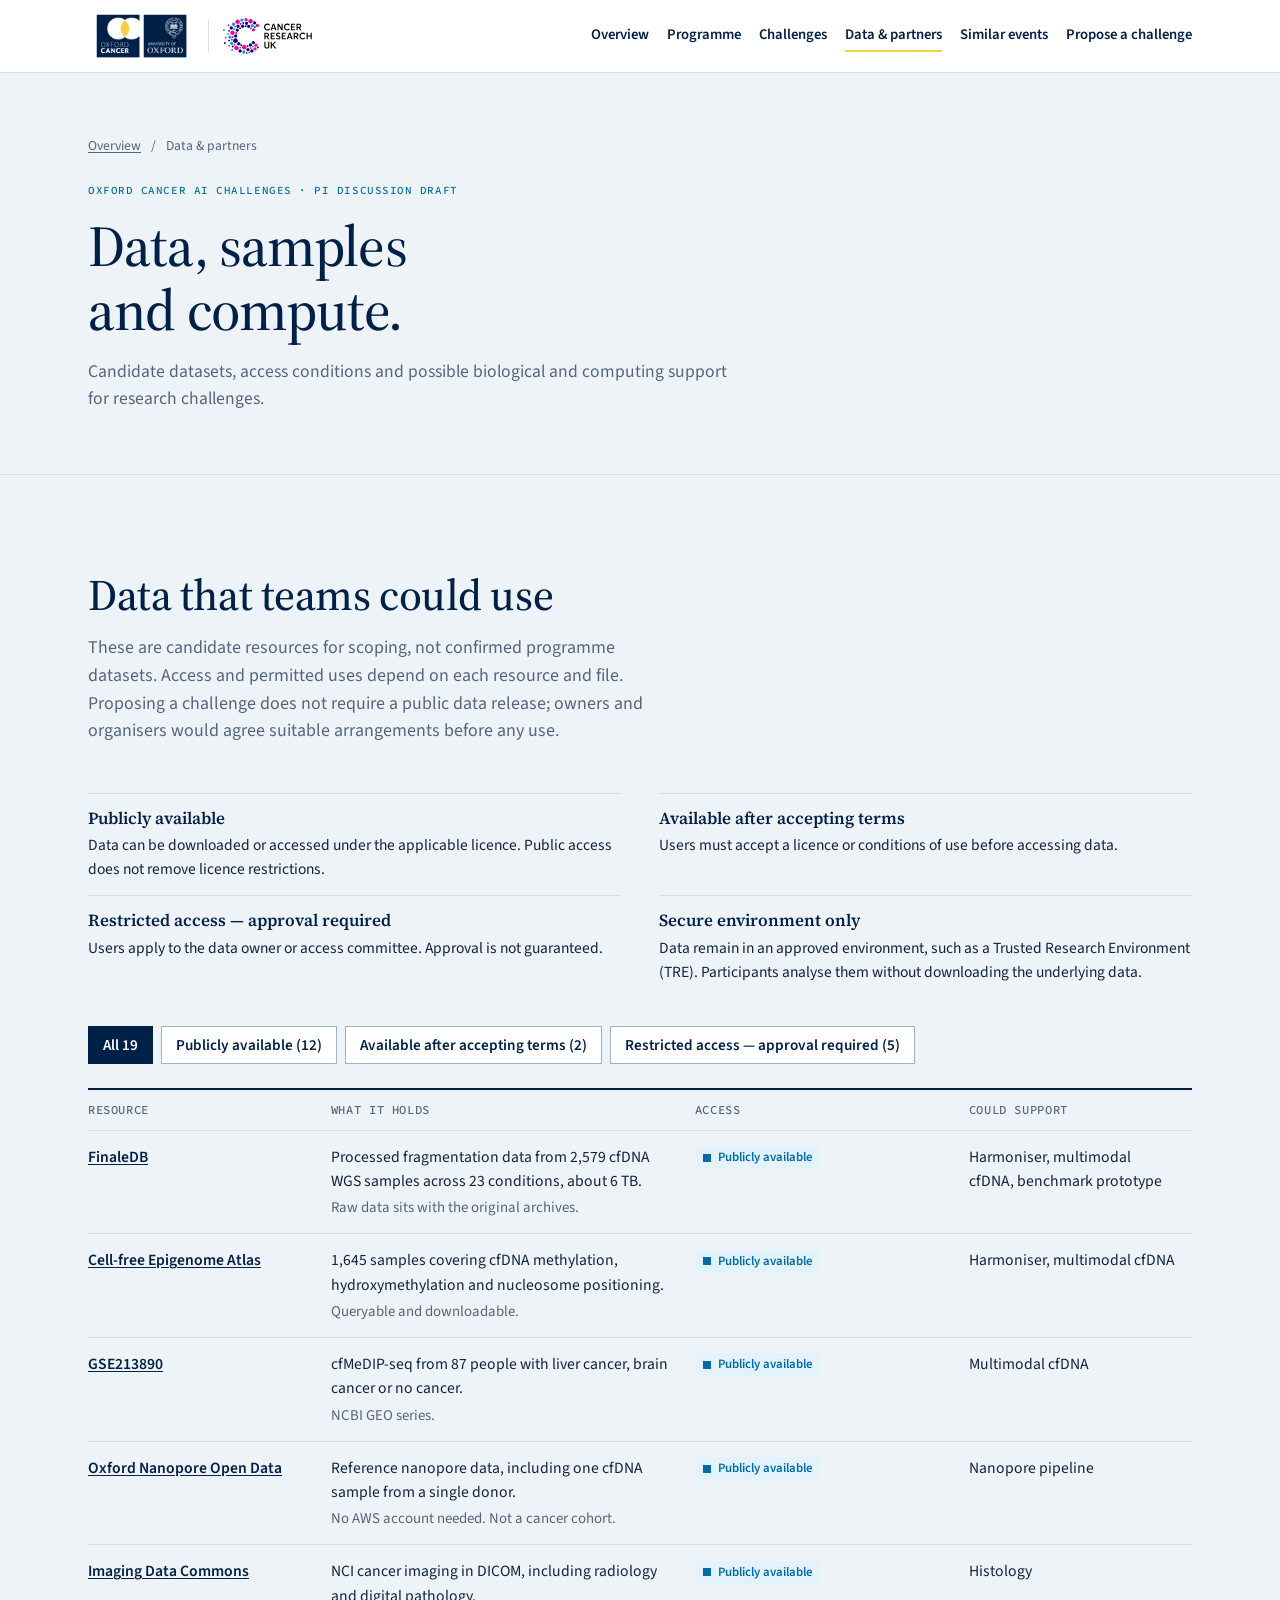
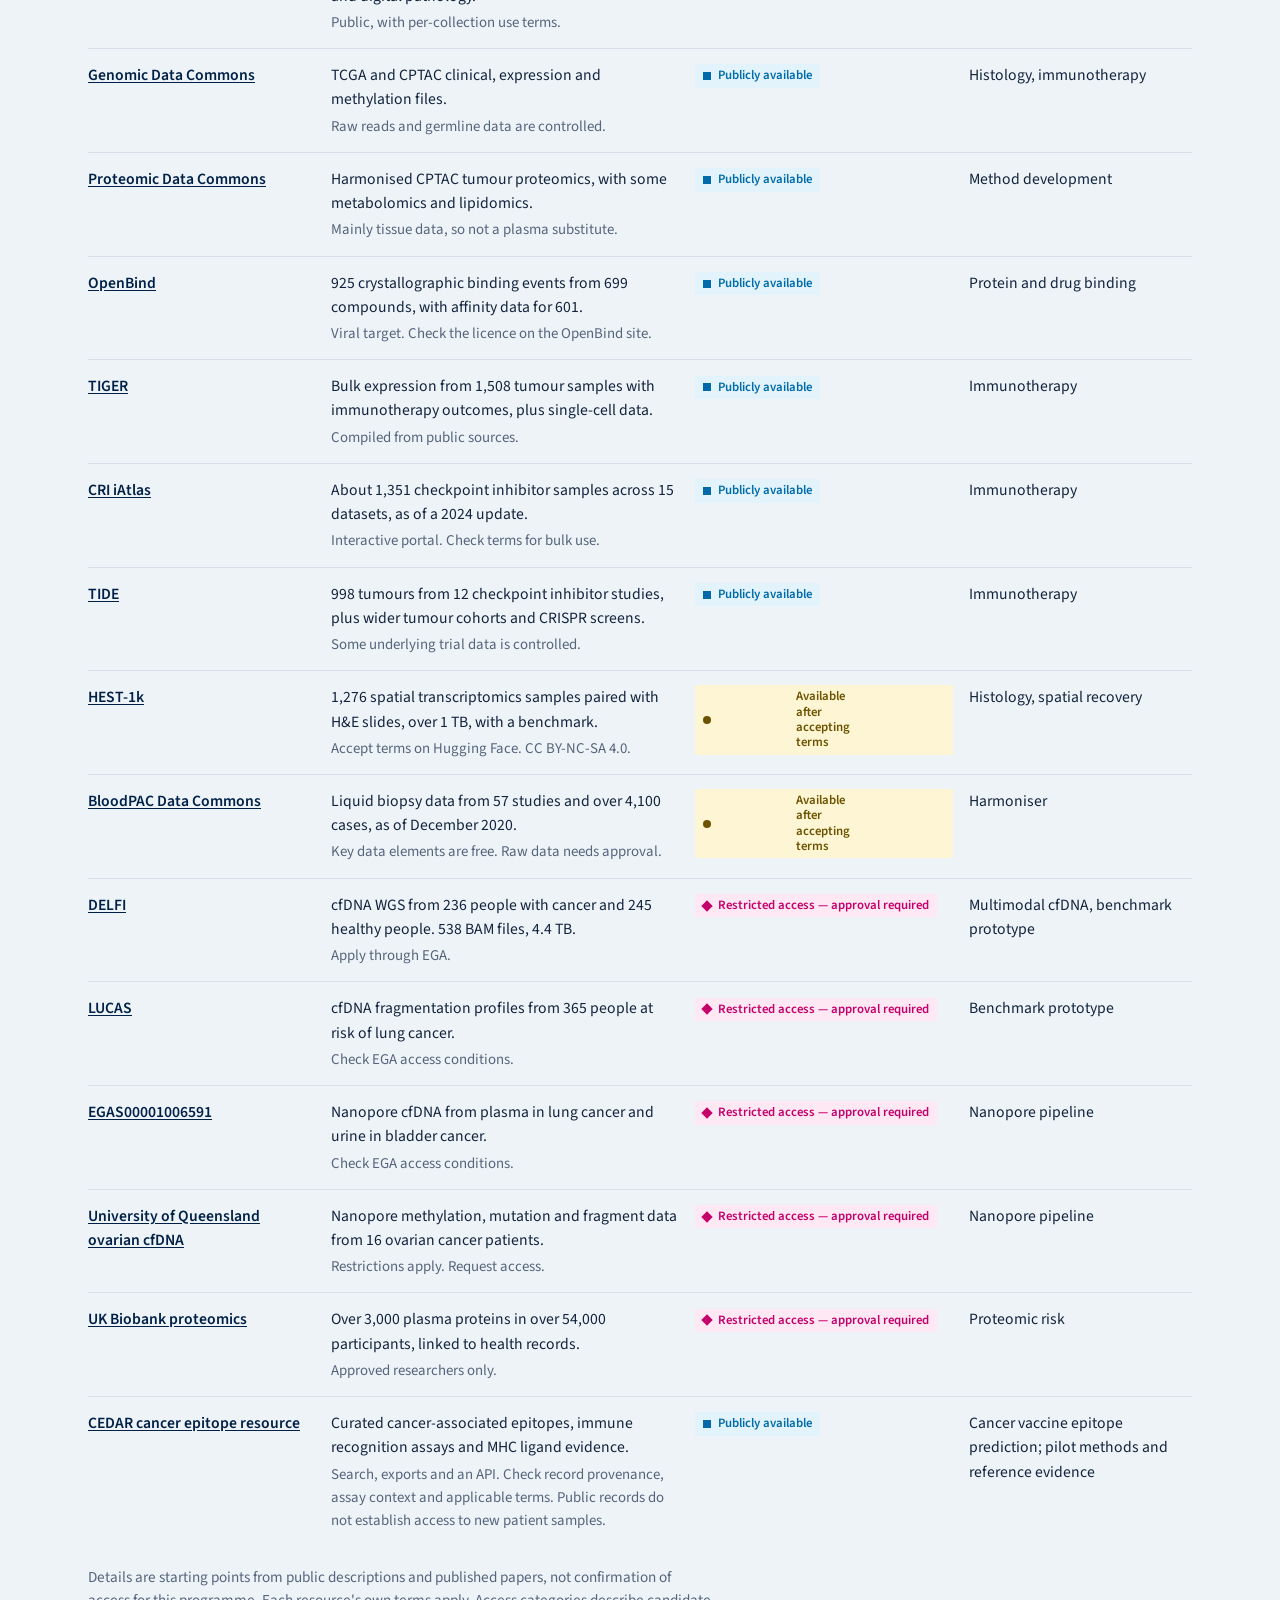
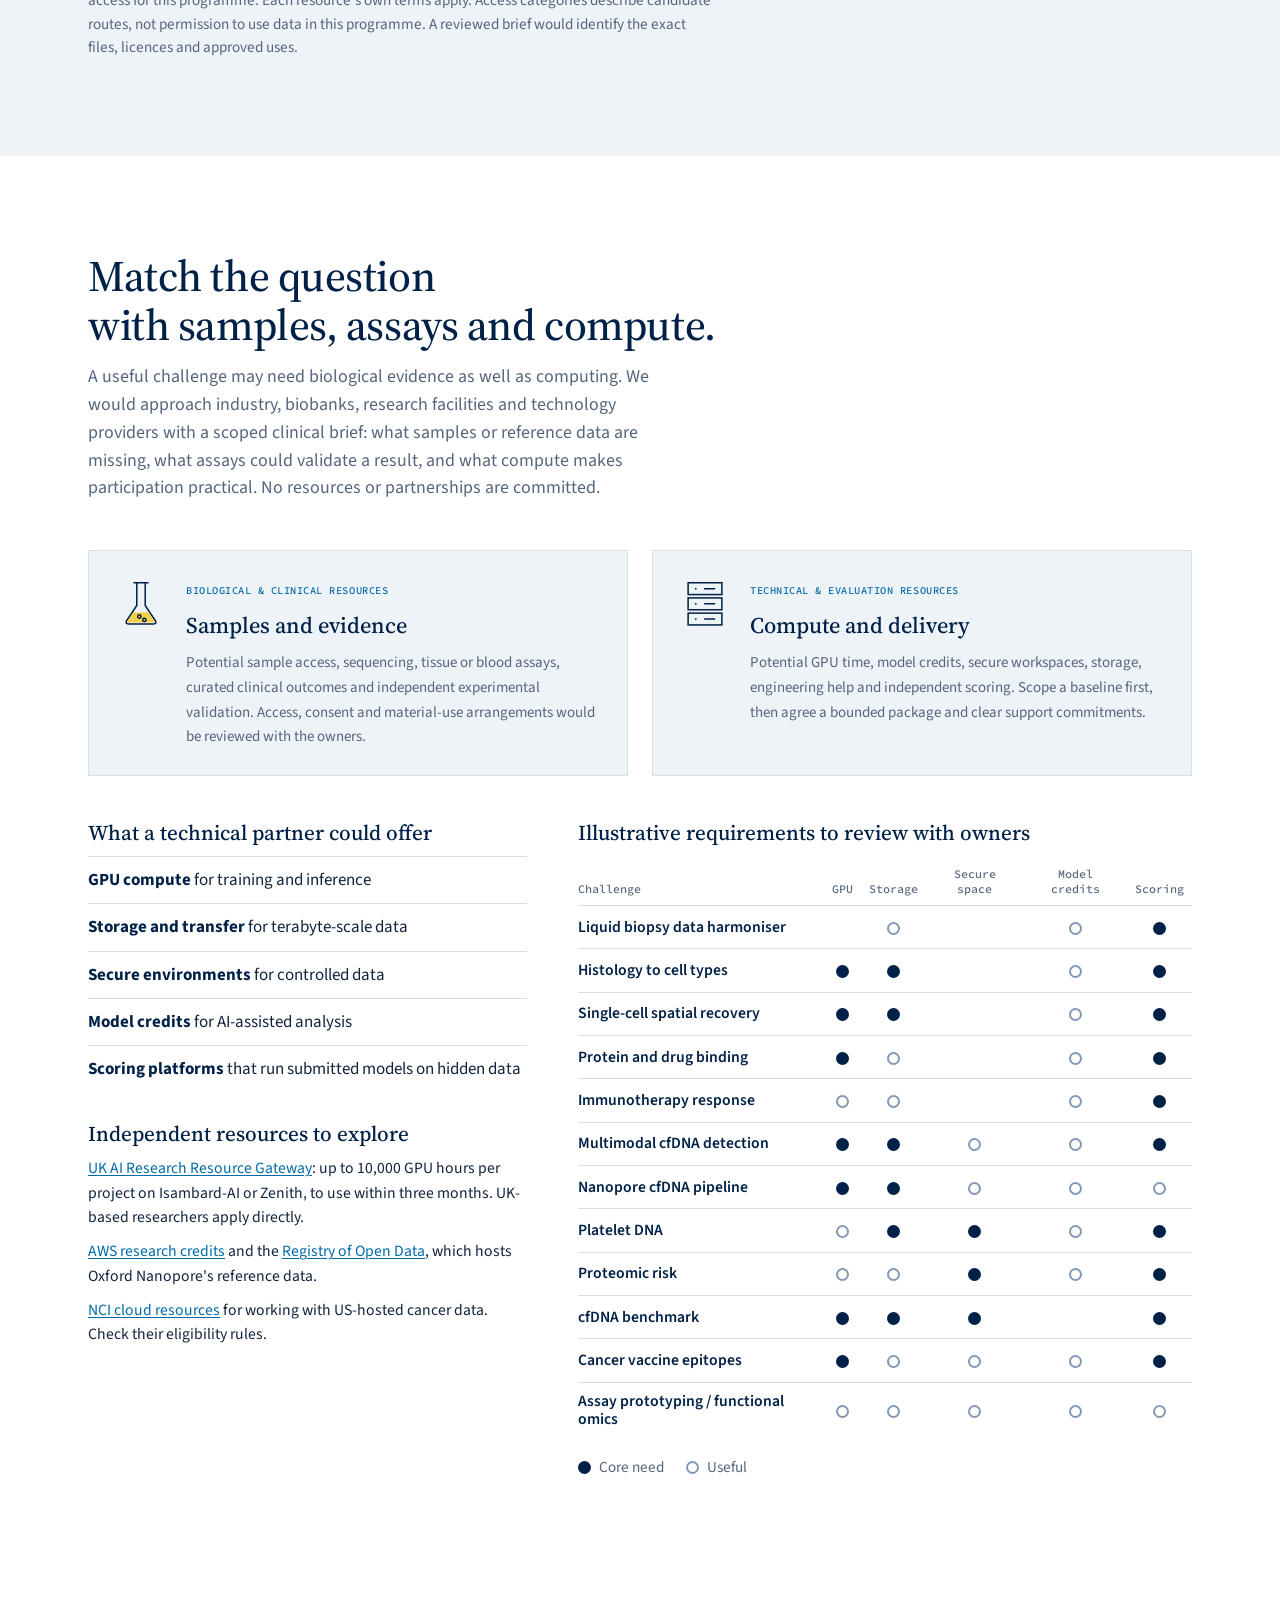
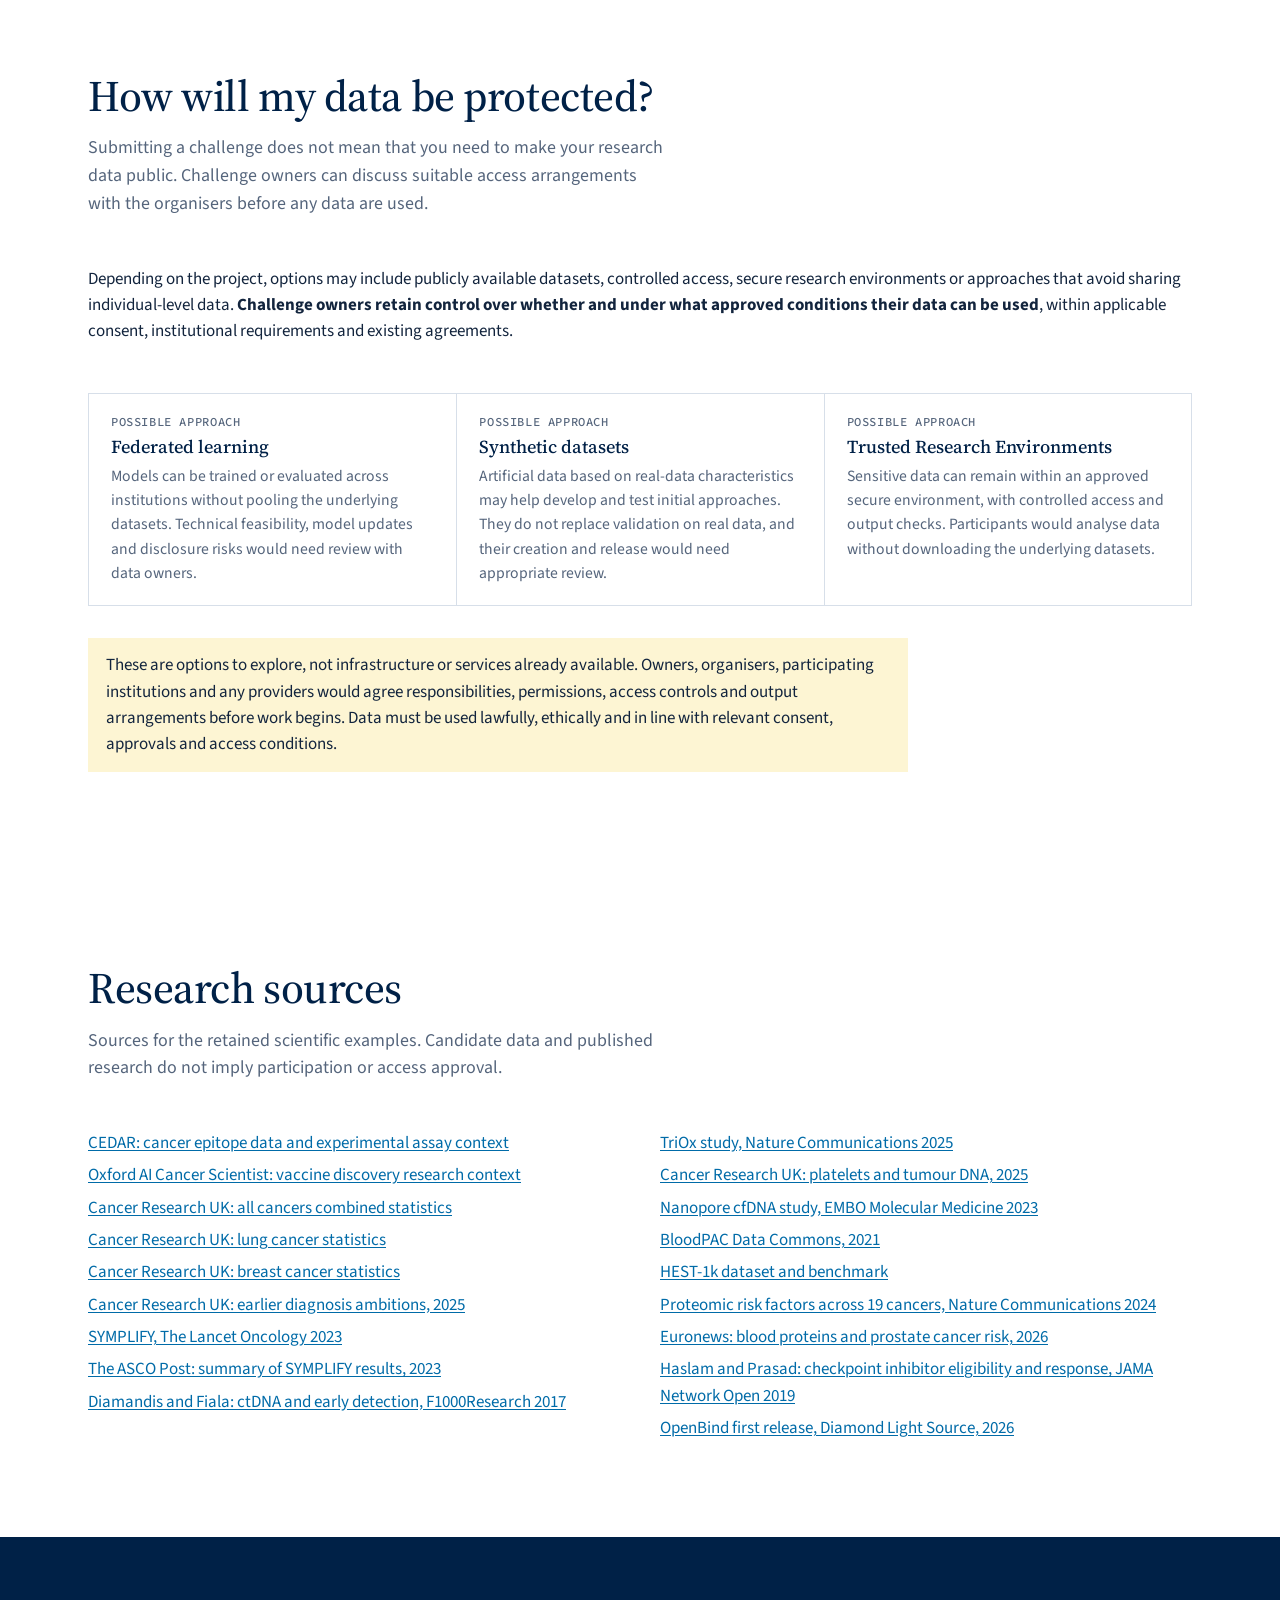
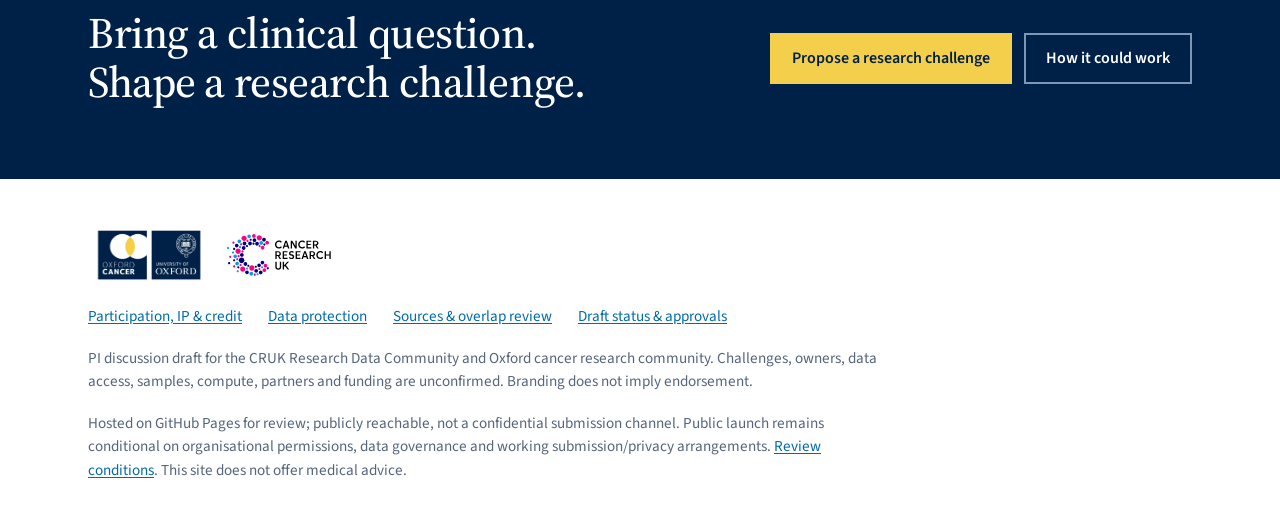
<file: resources.html>
<!doctype html>
<html lang="en-GB">
<head>
<meta charset="utf-8">
<meta name="viewport" content="width=device-width, initial-scale=1, viewport-fit=cover">
<title>Data &amp; partners · Oxford Cancer AI Challenges</title>
<meta name="description" content="Candidate datasets, access conditions and possible biological and computing support for research challenges.">
<meta name="robots" content="noindex">
<meta name="theme-color" content="#002147">
<meta property="og:type" content="website">
<meta property="og:title" content="Data &amp; partners · Oxford Cancer AI Challenges">
<meta property="og:description" content="Candidate datasets, access conditions and possible biological and computing support for research challenges.">
<link rel="icon" href="data:image/svg+xml,%3Csvg xmlns='http://www.w3.org/2000/svg' viewBox='0 0 48 48'%3E%3Crect width='48' height='48' fill='%23002147'/%3E%3Ccircle cx='18' cy='24' r='12' fill='%23fff'/%3E%3Ccircle cx='30' cy='24' r='12' fill='%23fff'/%3E%3Cpath d='M24 13.6a12 12 0 0 1 0 20.8 12 12 0 0 1 0-20.8z' fill='%23f3cf4b'/%3E%3C/svg%3E">
<link rel="preconnect" href="https://fonts.googleapis.com">
<link rel="preconnect" href="https://fonts.gstatic.com" crossorigin>
<link rel="stylesheet" href="https://fonts.googleapis.com/css2?family=Source+Code+Pro:wght@400;500&family=Source+Sans+3:wght@400;500;600;700&family=Source+Serif+4:opsz,wght@8..60,400;8..60,500;8..60,600&display=swap">
<link rel="stylesheet" href="styles.css">
<link rel="stylesheet" href="visuals.css">
<link rel="stylesheet" href="site.css">
<script src="site-config.js" defer></script>
<script src="site.js" defer></script>
</head>
<body data-page="resources.html">
<a class="skip" href="#main">Skip to content</a>
<header class="site-head"><div class="wrap"><a class="logos" href="index.html" aria-label="Oxford Cancer AI Challenges overview"><img class="logo-ox" src="assets/brand/oxford-cancer.png" alt="Oxford Cancer and University of Oxford" width="106" height="56"><span></span><img class="logo-cruk" src="assets/brand/cruk.svg" alt="Cancer Research UK" width="89" height="36"></a><button class="nav-toggle" aria-expanded="false" aria-controls="site-nav">Menu <span aria-hidden="true">☰</span></button><nav class="site-nav" id="site-nav" aria-label="Main"><a href="index.html">Overview</a><a href="programme.html">Programme</a><a href="challenges.html">Challenges</a><a href="resources.html" aria-current="page">Data &amp; partners</a><a href="precedents.html">Similar events</a><a href="propose.html">Propose a challenge</a></nav></div></header>
<main id="main"><section class="page-intro"><div class="wrap"><nav class="breadcrumbs" aria-label="Breadcrumb"><a href="index.html">Overview</a><span aria-hidden="true">/</span><span aria-current="page">Data &amp; partners</span></nav><p class="label">Oxford Cancer AI Challenges · PI discussion draft</p><h1>Data, samples and compute.</h1><p>Candidate datasets, access conditions and possible biological and computing support for research challenges.</p></div></section><section class="section tint" id="data">
  <div class="wrap">
    <div class="section-head">
      <h2>Data that teams could use</h2>
      <p>These are candidate resources for scoping, not confirmed programme datasets. Access and permitted uses depend on each resource and file. Proposing a challenge does not require a public data release; owners and organisers would agree suitable arrangements before any use.</p>
    </div>
    <dl class="terms access-guide" aria-label="Data access categories">
      <div><dt>Publicly available</dt><dd>Data can be downloaded or accessed under the applicable licence. Public access does not remove licence restrictions.</dd></div>
      <div><dt>Available after accepting terms</dt><dd>Users must accept a licence or conditions of use before accessing data.</dd></div>
      <div><dt>Restricted access — approval required</dt><dd>Users apply to the data owner or access committee. Approval is not guaranteed.</dd></div>
      <div><dt>Secure environment only</dt><dd>Data remain in an approved environment, such as a Trusted Research Environment (TRE). Participants analyse them without downloading the underlying data.</dd></div>
    </dl>
    <div class="filters js-only" role="group" aria-label="Filter datasets by access" id="data-filters">
      <button class="chip" type="button" data-v="all" aria-pressed="true">All 19</button>
      <button class="chip" type="button" data-v="open" aria-pressed="false">Publicly available (12)</button>
      <button class="chip" type="button" data-v="terms" aria-pressed="false">Available after accepting terms (2)</button>
      <button class="chip" type="button" data-v="controlled" aria-pressed="false">Restricted access — approval required (5)</button>
    </div>
    <div class="table-scroll ruled">
      <table class="data-table">
        <thead><tr><th scope="col" class="label">Resource</th><th scope="col" class="label">What it holds</th><th scope="col" class="label">Access</th><th scope="col" class="label">Could support</th></tr></thead>
        <tbody id="data-rows">
        <tr data-tier="open"><th scope="row"><a href="http://finaledb.research.cchmc.org/">FinaleDB</a></th><td>Processed fragmentation data from 2,579 cfDNA WGS samples across 23 conditions, about 6 TB.<span class="sub">Raw data sits with the original archives.</span></td><td><span class="badge open">Publicly available</span></td><td>Harmoniser, multimodal cfDNA, benchmark prototype</td></tr>
        <tr data-tier="open"><th scope="row"><a href="http://www.bio-data.cn/CFEA">Cell-free Epigenome Atlas</a></th><td>1,645 samples covering cfDNA methylation, hydroxymethylation and nucleosome positioning.<span class="sub">Queryable and downloadable.</span></td><td><span class="badge open">Publicly available</span></td><td>Harmoniser, multimodal cfDNA</td></tr>
        <tr data-tier="open"><th scope="row"><a href="https://www.ncbi.nlm.nih.gov/geo/query/acc.cgi?acc=GSE213890">GSE213890</a></th><td>cfMeDIP-seq from 87 people with liver cancer, brain cancer or no cancer.<span class="sub">NCBI GEO series.</span></td><td><span class="badge open">Publicly available</span></td><td>Multimodal cfDNA</td></tr>
        <tr data-tier="open"><th scope="row"><a href="https://epi2me.nanoporetech.com/cliveome_cfdna">Oxford Nanopore Open Data</a></th><td>Reference nanopore data, including one cfDNA sample from a single donor.<span class="sub">No AWS account needed. Not a cancer cohort.</span></td><td><span class="badge open">Publicly available</span></td><td>Nanopore pipeline</td></tr>
        <tr data-tier="open"><th scope="row"><a href="https://portal.imaging.datacommons.cancer.gov/">Imaging Data Commons</a></th><td>NCI cancer imaging in DICOM, including radiology and digital pathology.<span class="sub">Public, with per-collection use terms.</span></td><td><span class="badge open">Publicly available</span></td><td>Histology</td></tr>
        <tr data-tier="open"><th scope="row"><a href="https://portal.gdc.cancer.gov/">Genomic Data Commons</a></th><td>TCGA and CPTAC clinical, expression and methylation files.<span class="sub">Raw reads and germline data are controlled.</span></td><td><span class="badge open">Publicly available</span></td><td>Histology, immunotherapy</td></tr>
        <tr data-tier="open"><th scope="row"><a href="https://pdc.cancer.gov/">Proteomic Data Commons</a></th><td>Harmonised CPTAC tumour proteomics, with some metabolomics and lipidomics.<span class="sub">Mainly tissue data, so not a plasma substitute.</span></td><td><span class="badge open">Publicly available</span></td><td>Method development</td></tr>
        <tr data-tier="open"><th scope="row"><a href="https://openbind.uk">OpenBind</a></th><td>925 crystallographic binding events from 699 compounds, with affinity data for 601.<span class="sub">Viral target. Check the licence on the OpenBind site.</span></td><td><span class="badge open">Publicly available</span></td><td>Protein and drug binding</td></tr>
        <tr data-tier="open"><th scope="row"><a href="http://tiger.canceromics.org/">TIGER</a></th><td>Bulk expression from 1,508 tumour samples with immunotherapy outcomes, plus single-cell data.<span class="sub">Compiled from public sources.</span></td><td><span class="badge open">Publicly available</span></td><td>Immunotherapy</td></tr>
        <tr data-tier="open"><th scope="row"><a href="https://www.cri-iatlas.org/">CRI iAtlas</a></th><td>About 1,351 checkpoint inhibitor samples across 15 datasets, as of a 2024 update.<span class="sub">Interactive portal. Check terms for bulk use.</span></td><td><span class="badge open">Publicly available</span></td><td>Immunotherapy</td></tr>
        <tr data-tier="open"><th scope="row"><a href="http://tide.dfci.harvard.edu/">TIDE</a></th><td>998 tumours from 12 checkpoint inhibitor studies, plus wider tumour cohorts and CRISPR screens.<span class="sub">Some underlying trial data is controlled.</span></td><td><span class="badge open">Publicly available</span></td><td>Immunotherapy</td></tr>
        <tr data-tier="terms"><th scope="row"><a href="https://huggingface.co/datasets/MahmoodLab/hest">HEST-1k</a></th><td>1,276 spatial transcriptomics samples paired with H&amp;E slides, over 1 TB, with a benchmark.<span class="sub">Accept terms on Hugging Face. CC BY-NC-SA 4.0.</span></td><td><span class="badge terms">Available after accepting terms</span></td><td>Histology, spatial recovery</td></tr>
        <tr data-tier="terms"><th scope="row"><a href="https://pmc.ncbi.nlm.nih.gov/articles/PMC8140805/">BloodPAC Data Commons</a></th><td>Liquid biopsy data from 57 studies and over 4,100 cases, as of December 2020.<span class="sub">Key data elements are free. Raw data needs approval.</span></td><td><span class="badge terms">Available after accepting terms</span></td><td>Harmoniser</td></tr>
        <tr data-tier="controlled"><th scope="row"><a href="https://ega-archive.org/studies/EGAS00001003611">DELFI</a></th><td>cfDNA WGS from 236 people with cancer and 245 healthy people. 538 BAM files, 4.4 TB.<span class="sub">Apply through EGA.</span></td><td><span class="badge controlled">Restricted access — approval required</span></td><td>Multimodal cfDNA, benchmark prototype</td></tr>
        <tr data-tier="controlled"><th scope="row"><a href="https://ega-archive.org/studies/EGAS00001005340">LUCAS</a></th><td>cfDNA fragmentation profiles from 365 people at risk of lung cancer.<span class="sub">Check EGA access conditions.</span></td><td><span class="badge controlled">Restricted access — approval required</span></td><td>Benchmark prototype</td></tr>
        <tr data-tier="controlled"><th scope="row"><a href="https://ega-archive.org/studies/EGAS00001006591">EGAS00001006591</a></th><td>Nanopore cfDNA from plasma in lung cancer and urine in bladder cancer.<span class="sub">Check EGA access conditions.</span></td><td><span class="badge controlled">Restricted access — approval required</span></td><td>Nanopore pipeline</td></tr>
        <tr data-tier="controlled"><th scope="row"><a href="https://espace.library.uq.edu.au/view/UQ:d9ef2e4">University of Queensland ovarian cfDNA</a></th><td>Nanopore methylation, mutation and fragment data from 16 ovarian cancer patients.<span class="sub">Restrictions apply. Request access.</span></td><td><span class="badge controlled">Restricted access — approval required</span></td><td>Nanopore pipeline</td></tr>
        <tr data-tier="controlled"><th scope="row"><a href="https://www.ukbiobank.ac.uk/">UK Biobank proteomics</a></th><td>Over 3,000 plasma proteins in over 54,000 participants, linked to health records.<span class="sub">Approved researchers only.</span></td><td><span class="badge controlled">Restricted access — approval required</span></td><td>Proteomic risk</td></tr>
        <tr data-tier="open"><th scope="row"><a href="https://cedar.iedb.org/">CEDAR cancer epitope resource</a></th><td>Curated cancer-associated epitopes, immune recognition assays and MHC ligand evidence.<span class="sub">Search, exports and an API. Check record provenance, assay context and applicable terms. Public records do not establish access to new patient samples.</span></td><td><span class="badge open">Publicly available</span></td><td>Cancer vaccine epitope prediction; pilot methods and reference evidence</td></tr>
        </tbody>
      </table>
    </div>
    <p class="fine">Details are starting points from public descriptions and published papers, not confirmation of access for this programme. Each resource's own terms apply. Access categories describe candidate routes, not permission to use data in this programme. A reviewed brief would identify the exact files, licences and approved uses.</p>
  </div>
</section><section class="section" id="infrastructure">
  <div class="wrap">
    <div class="section-head">
      <h2>Match the question<br>with samples, assays and compute.</h2>
      <p>A useful challenge may need biological evidence as well as computing. We would approach industry, biobanks, research facilities and technology providers with a scoped clinical brief: what samples or reference data are missing, what assays could validate a result, and what compute makes participation practical. No resources or partnerships are committed.</p>
    </div>
    <div class="resource-pairs"><article><svg viewBox="0 0 64 64" aria-hidden="true"><path d="M23 8h18M27 8v27L15 53q-2 4 3 4h28q5 0 3-4L37 35V8"/><path class="gold-fill" d="M23 43h18l8 12H15z"/><circle cx="30" cy="48" r="2"/><circle cx="36" cy="52" r="2"/></svg><div><span class="label">Biological & clinical resources</span><h3>Samples and evidence</h3><p>Potential sample access, sequencing, tissue or blood assays, curated clinical outcomes and independent experimental validation. Access, consent and material-use arrangements would be reviewed with the owners.</p></div></article><article><svg viewBox="0 0 64 64" aria-hidden="true"><rect x="12" y="8" width="40" height="14"/><rect x="12" y="26" width="40" height="14"/><rect x="12" y="44" width="40" height="14"/><path d="M20 15h2m-2 18h2m-2 18h2M31 15h13M31 33h13M31 51h13"/></svg><div><span class="label">Technical & evaluation resources</span><h3>Compute and delivery</h3><p>Potential GPU time, model credits, secure workspaces, storage, engineering help and independent scoring. Scope a baseline first, then agree a bounded package and clear support commitments.</p></div></article></div>
    <div class="infra">
      <div class="infra-side">
        <div><h3>What a technical partner could offer</h3><ul class="offer"><li><b>GPU compute</b> for training and inference</li><li><b>Storage and transfer</b> for terabyte-scale data</li><li><b>Secure environments</b> for controlled data</li><li><b>Model credits</b> for AI-assisted analysis</li><li><b>Scoring platforms</b> that run submitted models on hidden data</li></ul></div>
        <div class="routes"><h3>Independent resources to explore</h3>
          <p><a href="https://www.ukri.org/opportunity/access-to-isambard-ai-and-zenith-airr-supercomputers-gateway-route/">UK AI Research Resource Gateway</a>: up to 10,000 GPU hours per project on Isambard-AI or Zenith, to use within three months. UK-based researchers apply directly.</p>
          <p><a href="https://aws.amazon.com/grants/">AWS research credits</a> and the <a href="https://registry.opendata.aws/ont-open-data/">Registry of Open Data</a>, which hosts Oxford Nanopore's reference data.</p>
          <p><a href="https://datacommons.cancer.gov/explore/cloud-resources">NCI cloud resources</a> for working with US-hosted cancer data. Check their eligibility rules.</p>
        </div>
      </div>
      <div class="matrix-wrap">
        <h3>Illustrative requirements to review with owners</h3>
        <div class="table-scroll"><table class="matrix">
          <thead><tr><th scope="col">Challenge</th><th scope="col">GPU</th><th scope="col">Storage</th><th scope="col">Secure space</th><th scope="col">Model credits</th><th scope="col">Scoring</th></tr></thead>
          <tbody><tr><th scope="row">Liquid biopsy data harmoniser</th><td><span aria-label="Not needed"></span></td><td><span class="dot use" role="img" aria-label="Useful"></span></td><td><span aria-label="Not needed"></span></td><td><span class="dot use" role="img" aria-label="Useful"></span></td><td><span class="dot core" role="img" aria-label="Core need"></span></td></tr><tr><th scope="row">Histology to cell types</th><td><span class="dot core" role="img" aria-label="Core need"></span></td><td><span class="dot core" role="img" aria-label="Core need"></span></td><td><span aria-label="Not needed"></span></td><td><span class="dot use" role="img" aria-label="Useful"></span></td><td><span class="dot core" role="img" aria-label="Core need"></span></td></tr><tr><th scope="row">Single-cell spatial recovery</th><td><span class="dot core" role="img" aria-label="Core need"></span></td><td><span class="dot core" role="img" aria-label="Core need"></span></td><td><span aria-label="Not needed"></span></td><td><span class="dot use" role="img" aria-label="Useful"></span></td><td><span class="dot core" role="img" aria-label="Core need"></span></td></tr><tr><th scope="row">Protein and drug binding</th><td><span class="dot core" role="img" aria-label="Core need"></span></td><td><span class="dot use" role="img" aria-label="Useful"></span></td><td><span aria-label="Not needed"></span></td><td><span class="dot use" role="img" aria-label="Useful"></span></td><td><span class="dot core" role="img" aria-label="Core need"></span></td></tr><tr><th scope="row">Immunotherapy response</th><td><span class="dot use" role="img" aria-label="Useful"></span></td><td><span class="dot use" role="img" aria-label="Useful"></span></td><td><span aria-label="Not needed"></span></td><td><span class="dot use" role="img" aria-label="Useful"></span></td><td><span class="dot core" role="img" aria-label="Core need"></span></td></tr><tr><th scope="row">Multimodal cfDNA detection</th><td><span class="dot core" role="img" aria-label="Core need"></span></td><td><span class="dot core" role="img" aria-label="Core need"></span></td><td><span class="dot use" role="img" aria-label="Useful"></span></td><td><span class="dot use" role="img" aria-label="Useful"></span></td><td><span class="dot core" role="img" aria-label="Core need"></span></td></tr><tr><th scope="row">Nanopore cfDNA pipeline</th><td><span class="dot core" role="img" aria-label="Core need"></span></td><td><span class="dot core" role="img" aria-label="Core need"></span></td><td><span class="dot use" role="img" aria-label="Useful"></span></td><td><span class="dot use" role="img" aria-label="Useful"></span></td><td><span class="dot use" role="img" aria-label="Useful"></span></td></tr><tr><th scope="row">Platelet DNA</th><td><span class="dot use" role="img" aria-label="Useful"></span></td><td><span class="dot core" role="img" aria-label="Core need"></span></td><td><span class="dot core" role="img" aria-label="Core need"></span></td><td><span class="dot use" role="img" aria-label="Useful"></span></td><td><span class="dot core" role="img" aria-label="Core need"></span></td></tr><tr><th scope="row">Proteomic risk</th><td><span class="dot use" role="img" aria-label="Useful"></span></td><td><span class="dot use" role="img" aria-label="Useful"></span></td><td><span class="dot core" role="img" aria-label="Core need"></span></td><td><span class="dot use" role="img" aria-label="Useful"></span></td><td><span class="dot core" role="img" aria-label="Core need"></span></td></tr><tr><th scope="row">cfDNA benchmark</th><td><span class="dot core" role="img" aria-label="Core need"></span></td><td><span class="dot core" role="img" aria-label="Core need"></span></td><td><span class="dot core" role="img" aria-label="Core need"></span></td><td><span aria-label="Not needed"></span></td><td><span class="dot core" role="img" aria-label="Core need"></span></td></tr><tr><th scope="row">Cancer vaccine epitopes</th><td><span class="dot core" role="img" aria-label="Core need"></span></td><td><span class="dot use" role="img" aria-label="Useful"></span></td><td><span class="dot use" role="img" aria-label="Useful"></span></td><td><span class="dot use" role="img" aria-label="Useful"></span></td><td><span class="dot core" role="img" aria-label="Core need"></span></td></tr><tr><th scope="row">Assay prototyping / functional omics</th><td><span class="dot use" role="img" aria-label="To scope"></span></td><td><span class="dot use" role="img" aria-label="To scope"></span></td><td><span class="dot use" role="img" aria-label="To scope"></span></td><td><span class="dot use" role="img" aria-label="To scope"></span></td><td><span class="dot use" role="img" aria-label="To scope"></span></td></tr></tbody>
        </table></div>
        <div class="legend"><span><i class="dot core" style="width:13px;height:13px"></i>Core need</span><span><i class="dot use" style="width:13px;height:13px"></i>Useful</span></div>
      </div>
    </div>
  </div>
</section><section class="section" id="data-protection">
  <div class="wrap">
    <div class="section-head"><h2>How will my data be protected?</h2><p>Submitting a challenge does not mean that you need to make your research data public. Challenge owners can discuss suitable access arrangements with the organisers before any data are used.</p></div>
    <p>Depending on the project, options may include publicly available datasets, controlled access, secure research environments or approaches that avoid sharing individual-level data. <strong>Challenge owners retain control over whether and under what approved conditions their data can be used</strong>, within applicable consent, institutional requirements and existing agreements.</p>
    <div class="tracks" aria-label="Possible data protection approaches">
      <div><span class="label">Possible approach</span><h3>Federated learning</h3><p>Models can be trained or evaluated across institutions without pooling the underlying datasets. Technical feasibility, model updates and disclosure risks would need review with data owners.</p></div>
      <div><span class="label">Possible approach</span><h3>Synthetic datasets</h3><p>Artificial data based on real-data characteristics may help develop and test initial approaches. They do not replace validation on real data, and their creation and release would need appropriate review.</p></div>
      <div><span class="label">Possible approach</span><h3>Trusted Research Environments</h3><p>Sensitive data can remain within an approved secure environment, with controlled access and output checks. Participants would analyse data without downloading the underlying datasets.</p></div>
    </div>
    <p class="note">These are options to explore, not infrastructure or services already available. Owners, organisers, participating institutions and any providers would agree responsibilities, permissions, access controls and output arrangements before work begins. Data must be used lawfully, ethically and in line with relevant consent, approvals and access conditions.</p>
  </div>
</section><section class="section" id="sources"><div class="wrap"><div class="section-head"><h2>Research sources</h2><p>Sources for the retained scientific examples. Candidate data and published research do not imply participation or access approval.</p></div><ul class="sources"><li><a href="https://pmc.ncbi.nlm.nih.gov/articles/PMC9825495/">CEDAR: cancer epitope data and experimental assay context</a></li><li><a href="https://www.ndm.ox.ac.uk/news/oxford-launches-ai-cancer-scientist-to-accelerate-cancer-vaccine-discovery">Oxford AI Cancer Scientist: vaccine discovery research context</a></li><li><a href="https://www.cancerresearchuk.org/health-professional/cancer-statistics/statistics-by-cancer-type/all-cancers-combined">Cancer Research UK: all cancers combined statistics</a></li><li><a href="https://www.cancerresearchuk.org/health-professional/cancer-statistics/statistics-by-cancer-type/lung-cancer">Cancer Research UK: lung cancer statistics</a></li><li><a href="https://www.cancerresearchuk.org/health-professional/cancer-statistics/statistics-by-cancer-type/breast-cancer">Cancer Research UK: breast cancer statistics</a></li><li><a href="https://news.cancerresearchuk.org/2025/10/15/unlocking-the-power-of-earlier-cancer-diagnosis-setting-the-right-ambitions-to-deliver-longer-better-lives/">Cancer Research UK: earlier diagnosis ambitions, 2025</a></li><li><a href="https://doi.org/10.1016/S1470-2045(23)00277-2">SYMPLIFY, The Lancet Oncology 2023</a></li><li><a href="https://ascopost.com/news/july-2023/multicancer-early-detection-test-in-symptomatic-patients-referred-from-primary-care/">The ASCO Post: summary of SYMPLIFY results, 2023</a></li><li><a href="https://f1000research.com/articles/6-2129">Diamandis and Fiala: ctDNA and early detection, F1000Research 2017</a></li><li><a href="https://doi.org/10.1038/s41467-024-55428-y">TriOx study, Nature Communications 2025</a></li><li><a href="https://news.cancerresearchuk.org/2025/08/14/platelets-the-humble-blood-cells-that-could-expose-cancers-secrets/">Cancer Research UK: platelets and tumour DNA, 2025</a></li><li><a href="https://pmc.ncbi.nlm.nih.gov/articles/PMC10701599/">Nanopore cfDNA study, EMBO Molecular Medicine 2023</a></li><li><a href="https://pmc.ncbi.nlm.nih.gov/articles/PMC8140805/">BloodPAC Data Commons, 2021</a></li><li><a href="https://github.com/mahmoodlab/HEST">HEST-1k dataset and benchmark</a></li><li><a href="https://pmc.ncbi.nlm.nih.gov/articles/PMC11096312/">Proteomic risk factors across 19 cancers, Nature Communications 2024</a></li><li><a href="https://www.euronews.com/2026/10/27/blood-test-could-reveal-prostate-cancer-risk-more-than-a-decade-before-diagnosis">Euronews: blood proteins and prostate cancer risk, 2026</a></li><li><a href="https://pmc.ncbi.nlm.nih.gov/articles/PMC6503493">Haslam and Prasad: checkpoint inhibitor eligibility and response, JAMA Network Open 2019</a></li><li><a href="https://www.diamond.ac.uk/default/Home/News/LatestNews/2026/OpenBind-s-first-data-and-model-release-marks-a-milestone-for-AI-enabled-drug-discovery.html">OpenBind first release, Diamond Light Source, 2026</a></li></ul></div></section>
</main>
<section class="cta"><div class="wrap"><h2>Bring a clinical question.<br>Shape a research challenge.</h2><div class="actions"><a class="btn yellow" href="propose.html#join">Propose a research challenge</a><a class="btn ghost" href="programme.html#how">How it could work</a></div></div></section>
<footer><div class="wrap"><div class="foot-logos"><img src="assets/brand/oxford-cancer.png" alt="Oxford Cancer and University of Oxford" width="121" height="64"><img src="assets/brand/cruk.svg" alt="Cancer Research UK" width="104" height="42"></div><div class="footer-links"><a href="programme.html#faq">Participation, IP & credit</a><a href="resources.html#data-protection">Data protection</a><a href="precedents.html">Sources & overlap review</a><a href="programme.html#review">Draft status & approvals</a></div><p>PI discussion draft for the CRUK Research Data Community and Oxford cancer research community. Challenges, owners, data access, samples, compute, partners and funding are unconfirmed. Branding does not imply endorsement.</p><p>Hosted on GitHub Pages for review; publicly reachable, not a confidential submission channel. Public launch remains conditional on organisational permissions, data governance and working submission/privacy arrangements. <a href="programme.html#review">Review conditions</a>. This site does not offer medical advice.</p></div></footer>
</body></html>
</file>
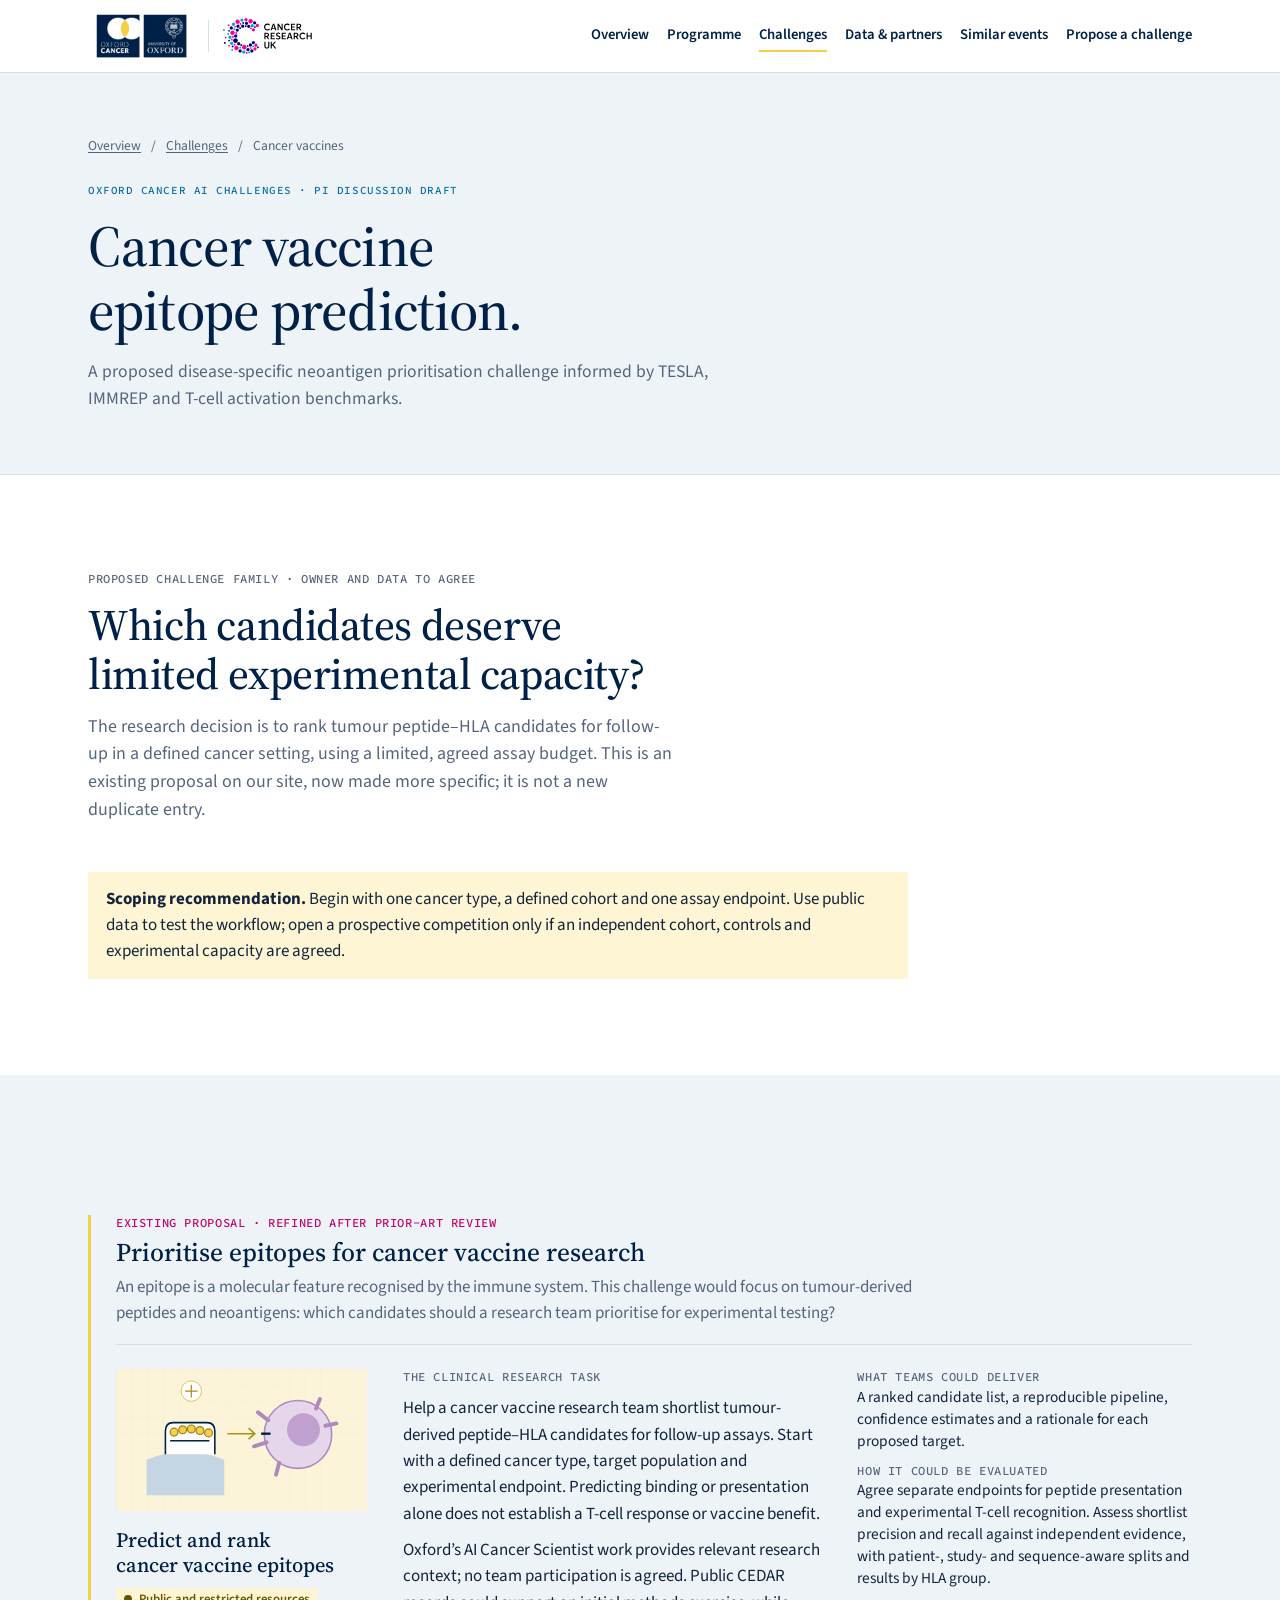
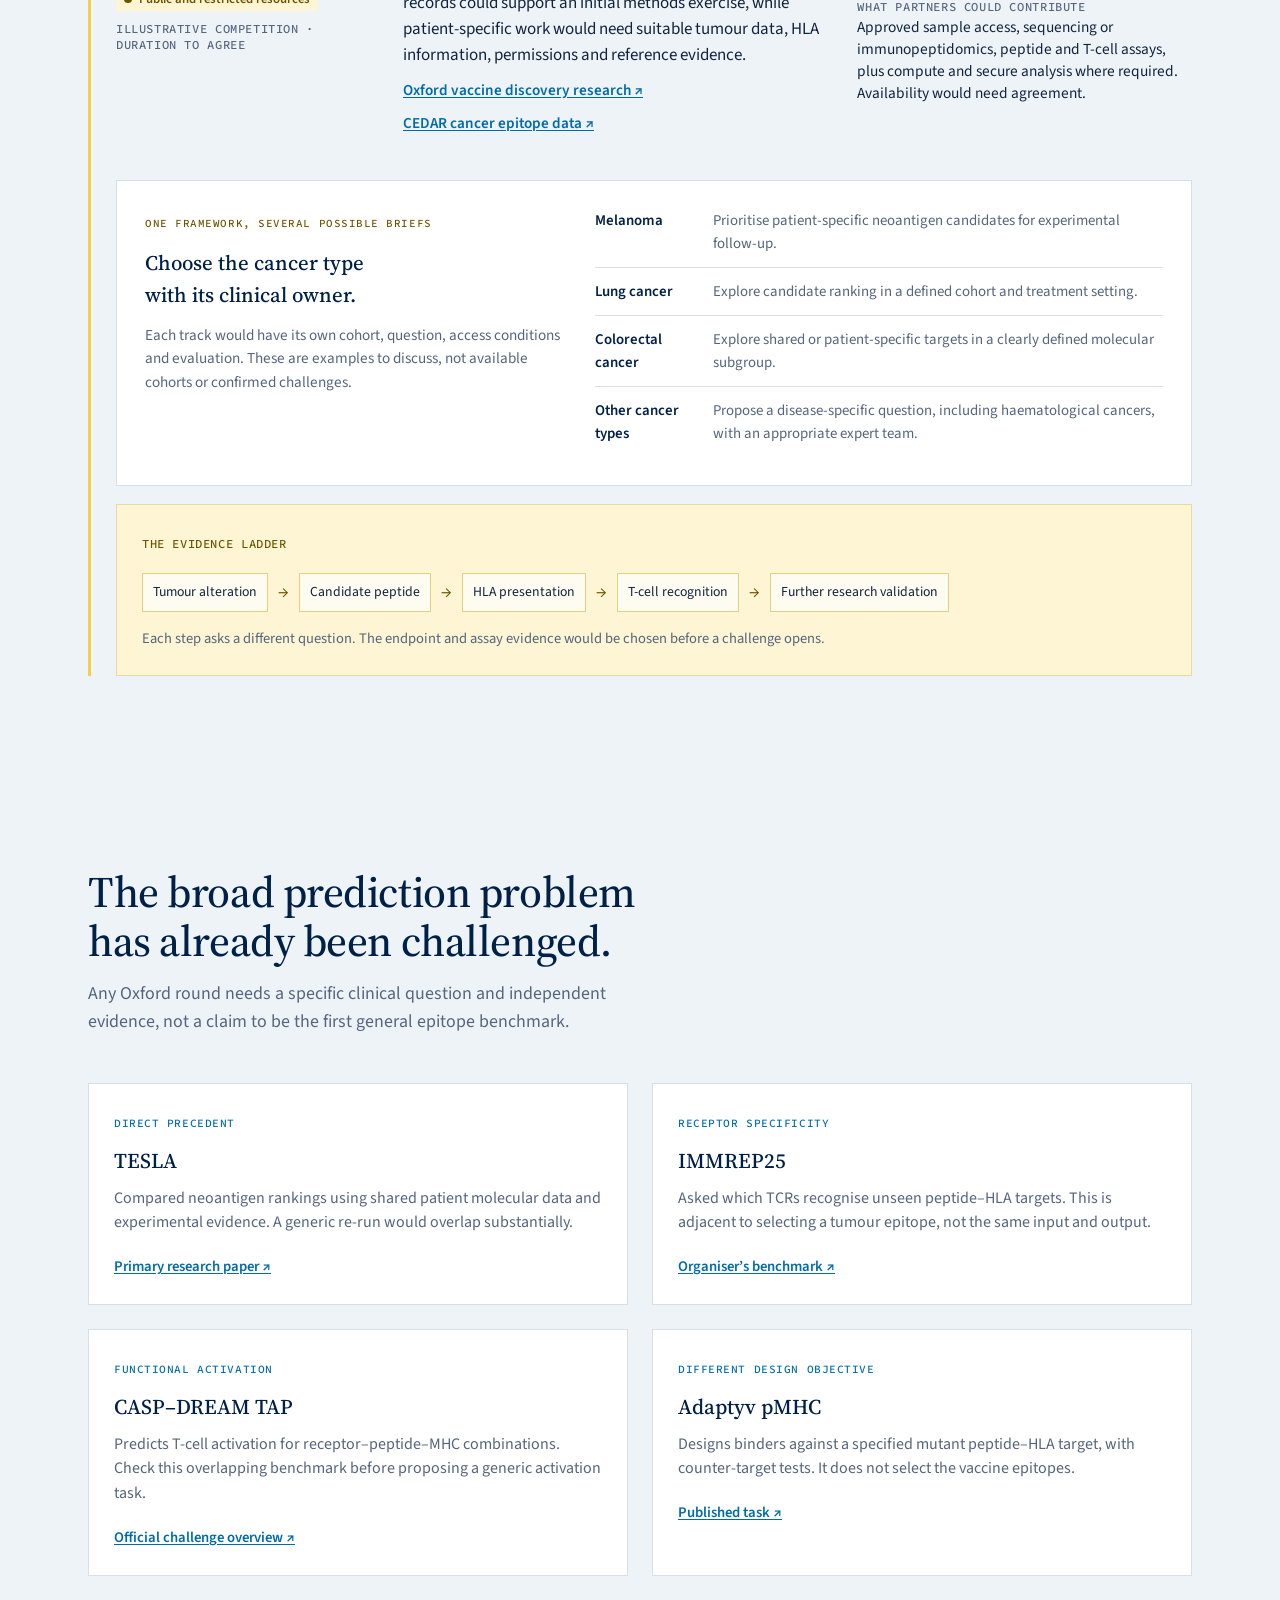
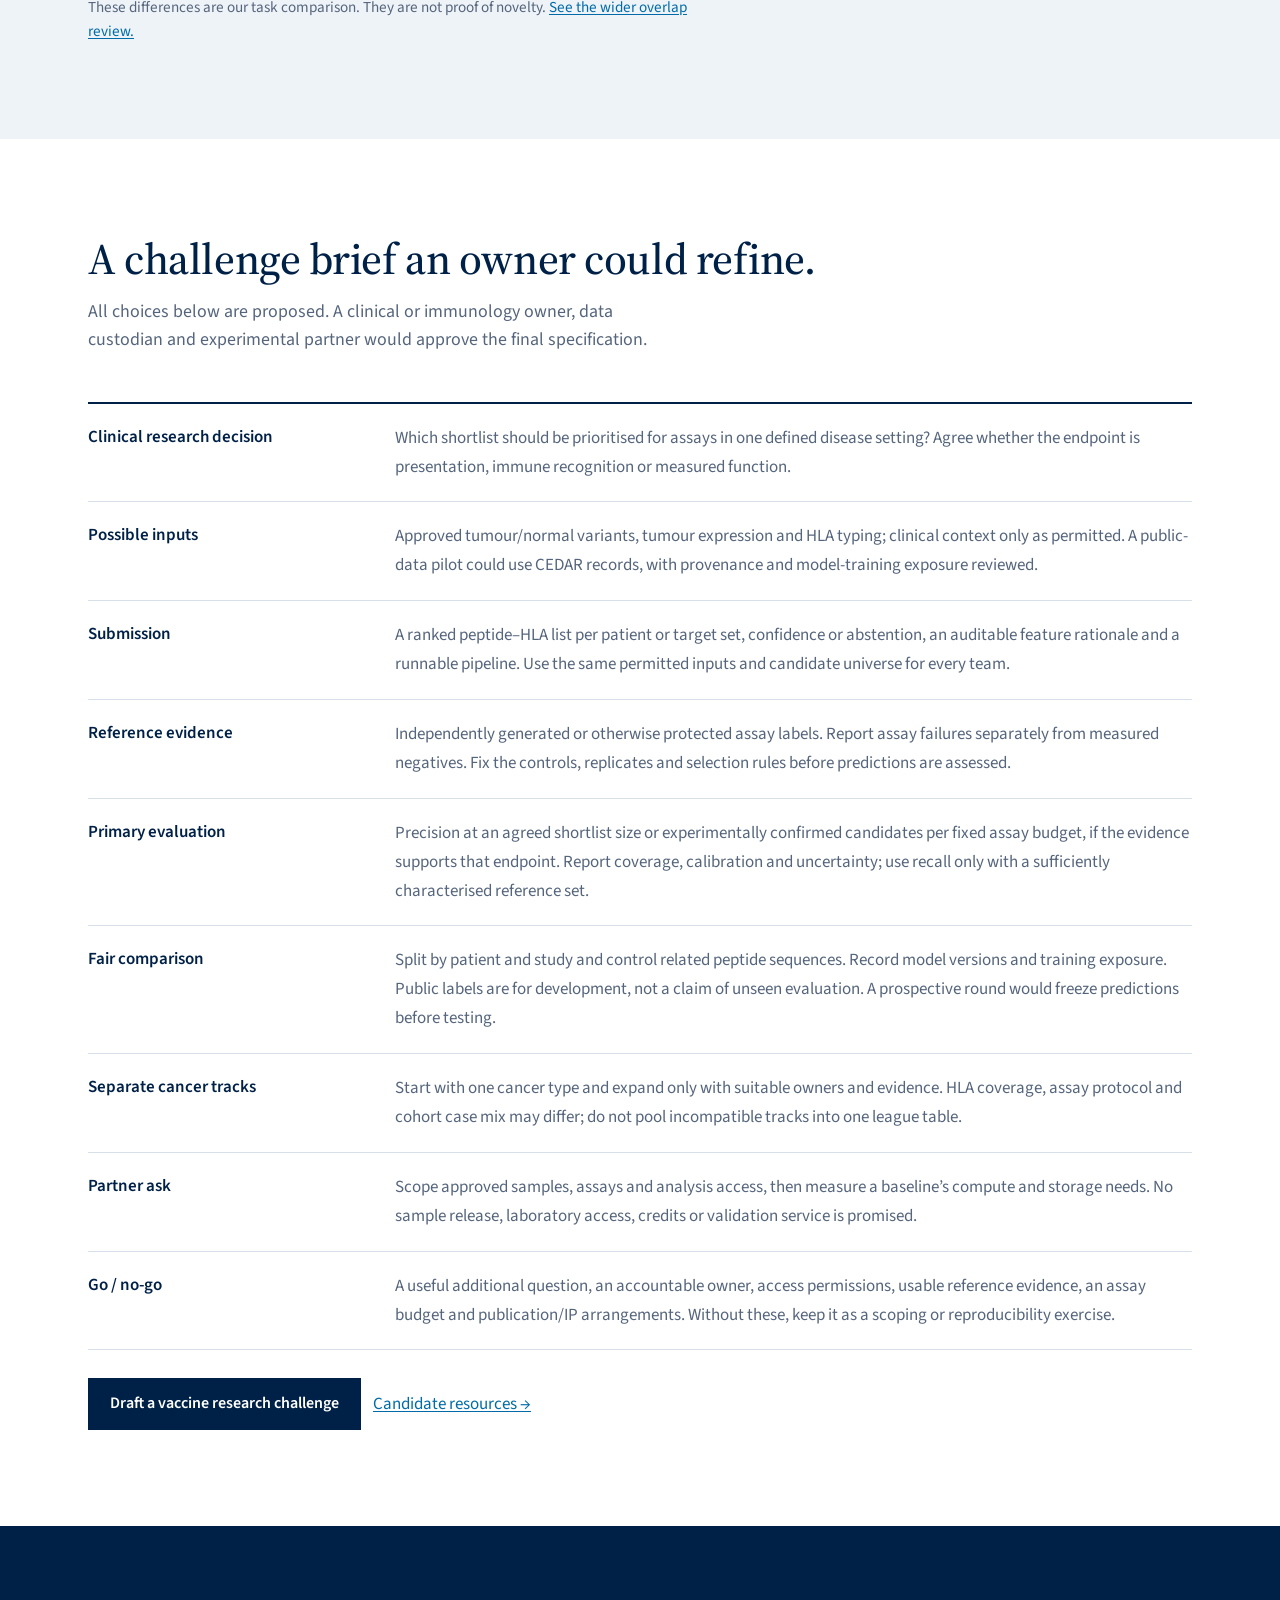
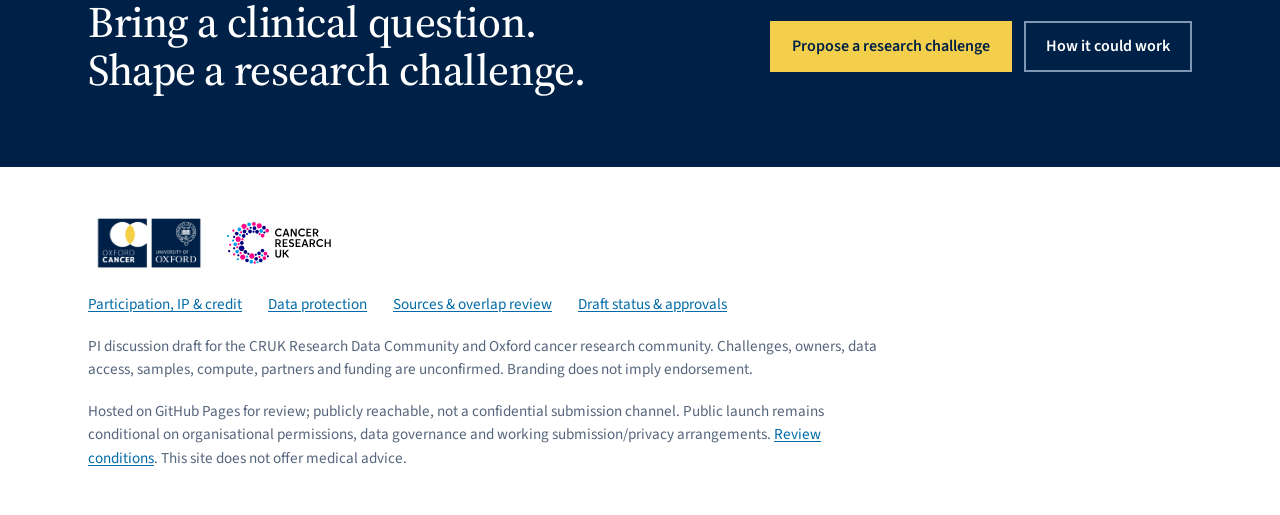
<file: vaccines.html>
<!doctype html>
<html lang="en-GB">
<head>
<meta charset="utf-8">
<meta name="viewport" content="width=device-width, initial-scale=1, viewport-fit=cover">
<title>Cancer vaccines · Oxford Cancer AI Challenges</title>
<meta name="description" content="A proposed disease-specific neoantigen prioritisation challenge informed by TESLA, IMMREP and T-cell activation benchmarks.">
<meta name="robots" content="noindex">
<meta name="theme-color" content="#002147">
<meta property="og:type" content="website">
<meta property="og:title" content="Cancer vaccines · Oxford Cancer AI Challenges">
<meta property="og:description" content="A proposed disease-specific neoantigen prioritisation challenge informed by TESLA, IMMREP and T-cell activation benchmarks.">
<link rel="icon" href="data:image/svg+xml,%3Csvg xmlns='http://www.w3.org/2000/svg' viewBox='0 0 48 48'%3E%3Crect width='48' height='48' fill='%23002147'/%3E%3Ccircle cx='18' cy='24' r='12' fill='%23fff'/%3E%3Ccircle cx='30' cy='24' r='12' fill='%23fff'/%3E%3Cpath d='M24 13.6a12 12 0 0 1 0 20.8 12 12 0 0 1 0-20.8z' fill='%23f3cf4b'/%3E%3C/svg%3E">
<link rel="preconnect" href="https://fonts.googleapis.com">
<link rel="preconnect" href="https://fonts.gstatic.com" crossorigin>
<link rel="stylesheet" href="https://fonts.googleapis.com/css2?family=Source+Code+Pro:wght@400;500&family=Source+Sans+3:wght@400;500;600;700&family=Source+Serif+4:opsz,wght@8..60,400;8..60,500;8..60,600&display=swap">
<link rel="stylesheet" href="styles.css">
<link rel="stylesheet" href="visuals.css">
<link rel="stylesheet" href="site.css">
<script src="site-config.js" defer></script>
<script src="site.js" defer></script>
</head>
<body data-page="vaccines.html">
<a class="skip" href="#main">Skip to content</a>
<header class="site-head"><div class="wrap"><a class="logos" href="index.html" aria-label="Oxford Cancer AI Challenges overview"><img class="logo-ox" src="assets/brand/oxford-cancer.png" alt="Oxford Cancer and University of Oxford" width="106" height="56"><span></span><img class="logo-cruk" src="assets/brand/cruk.svg" alt="Cancer Research UK" width="89" height="36"></a><button class="nav-toggle" aria-expanded="false" aria-controls="site-nav">Menu <span aria-hidden="true">☰</span></button><nav class="site-nav" id="site-nav" aria-label="Main"><a href="index.html">Overview</a><a href="programme.html">Programme</a><a href="challenges.html" class="section-current">Challenges</a><a href="resources.html">Data &amp; partners</a><a href="precedents.html">Similar events</a><a href="propose.html">Propose a challenge</a></nav></div></header>
<main id="main"><section class="page-intro"><div class="wrap"><nav class="breadcrumbs" aria-label="Breadcrumb"><a href="index.html">Overview</a><span aria-hidden="true">/</span><a href="challenges.html">Challenges</a><span aria-hidden="true">/</span><span aria-current="page">Cancer vaccines</span></nav><p class="label">Oxford Cancer AI Challenges · PI discussion draft</p><h1>Cancer vaccine epitope prediction.</h1><p>A proposed disease-specific neoantigen prioritisation challenge informed by TESLA, IMMREP and T-cell activation benchmarks.</p></div></section><section class="section"><div class="wrap"><div class="section-head"><span class="label">Proposed challenge family · owner and data to agree</span><h2>Which candidates deserve limited experimental capacity?</h2><p>The research decision is to rank tumour peptide–HLA candidates for follow-up in a defined cancer setting, using a limited, agreed assay budget. This is an existing proposal on our site, now made more specific; it is not a new duplicate entry.</p></div><div class="note"><strong>Scoping recommendation.</strong> Begin with one cancer type, a defined cohort and one assay endpoint. Use public data to test the workflow; open a prospective competition only if an independent cohort, controls and experimental capacity are agreed.</div></div></section><section class="section tint"><div class="wrap"><div class="theme vaccine-theme" id="theme-vaccines"><div class="theme-head"><span class="label">Existing proposal · refined after prior-art review</span><h3>Prioritise epitopes for cancer vaccine research</h3><p>An epitope is a molecular feature recognised by the immune system. This challenge would focus on tumour-derived peptides and neoantigens: which candidates should a research team prioritise for experimental testing?</p></div>
      <article class="ch" id="vaccine-epitopes" data-ready="mixed">
        <div><img class="challenge-illustration" src="assets/illustrations/vaccine-epitopes.svg" alt="Schematic of a tumour peptide presented by an HLA molecule for immune recognition; conceptual, not a molecular structure." width="320" height="180" loading="lazy"><h4>Predict and rank cancer vaccine epitopes</h4><span class="badge mixed">Public and restricted resources</span><span class="label">Illustrative competition · duration to agree</span></div>
        <div><span class="label">The clinical research task</span><p>Help a cancer vaccine research team shortlist tumour-derived peptide–HLA candidates for follow-up assays. Start with a defined cancer type, target population and experimental endpoint. Predicting binding or presentation alone does not establish a T-cell response or vaccine benefit.</p><p>Oxford’s AI Cancer Scientist work provides relevant research context; no team participation is agreed. Public CEDAR records could support an initial methods exercise, while patient-specific work would need suitable tumour data, HLA information, permissions and reference evidence.</p><a class="read" href="https://www.ndm.ox.ac.uk/news/oxford-launches-ai-cancer-scientist-to-accelerate-cancer-vaccine-discovery">Oxford vaccine discovery research ↗</a><a class="read" href="https://cedar.iedb.org/">CEDAR cancer epitope data ↗</a></div>
        <div><dl><div><dt class="label">What teams could deliver</dt><dd>A ranked candidate list, a reproducible pipeline, confidence estimates and a rationale for each proposed target.</dd></div><div><dt class="label">How it could be evaluated</dt><dd>Agree separate endpoints for peptide presentation and experimental T-cell recognition. Assess shortlist precision and recall against independent evidence, with patient-, study- and sequence-aware splits and results by HLA group.</dd></div><div><dt class="label">What partners could contribute</dt><dd>Approved sample access, sequencing or immunopeptidomics, peptide and T-cell assays, plus compute and secure analysis where required. Availability would need agreement.</dd></div></dl></div>
      </article>
      <div class="cancer-tracks"><div><span class="label">One framework, several possible briefs</span><h4>Choose the cancer type with its clinical owner.</h4><p>Each track would have its own cohort, question, access conditions and evaluation. These are examples to discuss, not available cohorts or confirmed challenges.</p></div><ul><li><b>Melanoma</b><span>Prioritise patient-specific neoantigen candidates for experimental follow-up.</span></li><li><b>Lung cancer</b><span>Explore candidate ranking in a defined cohort and treatment setting.</span></li><li><b>Colorectal cancer</b><span>Explore shared or patient-specific targets in a clearly defined molecular subgroup.</span></li><li><b>Other cancer types</b><span>Propose a disease-specific question, including haematological cancers, with an appropriate expert team.</span></li></ul></div>
      <div class="vaccine-evidence"><span class="label">The evidence ladder</span><div><span>Tumour alteration</span><i aria-hidden="true">→</i><span>Candidate peptide</span><i aria-hidden="true">→</i><span>HLA presentation</span><i aria-hidden="true">→</i><span>T-cell recognition</span><i aria-hidden="true">→</i><span>Further research validation</span></div><p>Each step asks a different question. The endpoint and assay evidence would be chosen before a challenge opens.</p></div>
    </div></div></section><section class="section tint" id="prior-art"><div class="wrap"><div class="section-head"><h2>The broad prediction problem has already been challenged.</h2><p>Any Oxford round needs a specific clinical question and independent evidence, not a claim to be the first general epitope benchmark.</p></div><div class="comparison-grid"><article><span class="label">Direct precedent</span><h3>TESLA</h3><p>Compared neoantigen rankings using shared patient molecular data and experimental evidence. A generic re-run would overlap substantially.</p><a href="https://pmc.ncbi.nlm.nih.gov/articles/PMC7652061/">Primary research paper ↗</a></article><article><span class="label">Receptor specificity</span><h3>IMMREP25</h3><p>Asked which TCRs recognise unseen peptide–HLA targets. This is adjacent to selecting a tumour epitope, not the same input and output.</p><a href="https://www.kaggle.com/competitions/immrep25">Organiser’s benchmark ↗</a></article><article><span class="label">Functional activation</span><h3>CASP–DREAM TAP</h3><p>Predicts T-cell activation for receptor–peptide–MHC combinations. Check this overlapping benchmark before proposing a generic activation task.</p><a href="https://www.synapse.org/Synapse:syn77965030/wiki/643867">Official challenge overview ↗</a></article><article><span class="label">Different design objective</span><h3>Adaptyv pMHC</h3><p>Designs binders against a specified mutant peptide–HLA target, with counter-target tests. It does not select the vaccine epitopes.</p><a href="https://proteinbase.com/competitions/anthropic-adaptyv-2026/challenges/pmhc">Published task ↗</a></article></div><p class="fine">These differences are our task comparison. They are not proof of novelty. <a href="precedents.html#overlap">See the wider overlap review.</a></p></div></section><section class="section" id="vaccine-brief"><div class="wrap"><div class="section-head"><h2>A challenge brief an owner could refine.</h2><p>All choices below are proposed. A clinical or immunology owner, data custodian and experimental partner would approve the final specification.</p></div><dl class="specification"><div><dt>Clinical research decision</dt><dd>Which shortlist should be prioritised for assays in one defined disease setting? Agree whether the endpoint is presentation, immune recognition or measured function.</dd></div><div><dt>Possible inputs</dt><dd>Approved tumour/normal variants, tumour expression and HLA typing; clinical context only as permitted. A public-data pilot could use CEDAR records, with provenance and model-training exposure reviewed.</dd></div><div><dt>Submission</dt><dd>A ranked peptide–HLA list per patient or target set, confidence or abstention, an auditable feature rationale and a runnable pipeline. Use the same permitted inputs and candidate universe for every team.</dd></div><div><dt>Reference evidence</dt><dd>Independently generated or otherwise protected assay labels. Report assay failures separately from measured negatives. Fix the controls, replicates and selection rules before predictions are assessed.</dd></div><div><dt>Primary evaluation</dt><dd>Precision at an agreed shortlist size or experimentally confirmed candidates per fixed assay budget, if the evidence supports that endpoint. Report coverage, calibration and uncertainty; use recall only with a sufficiently characterised reference set.</dd></div><div><dt>Fair comparison</dt><dd>Split by patient and study and control related peptide sequences. Record model versions and training exposure. Public labels are for development, not a claim of unseen evaluation. A prospective round would freeze predictions before testing.</dd></div><div><dt>Separate cancer tracks</dt><dd>Start with one cancer type and expand only with suitable owners and evidence. HLA coverage, assay protocol and cohort case mix may differ; do not pool incompatible tracks into one league table.</dd></div><div><dt>Partner ask</dt><dd>Scope approved samples, assays and analysis access, then measure a baseline’s compute and storage needs. No sample release, laboratory access, credits or validation service is promised.</dd></div><div><dt>Go / no-go</dt><dd>A useful additional question, an accountable owner, access permissions, usable reference evidence, an assay budget and publication/IP arrangements. Without these, keep it as a scoping or reproducibility exercise.</dd></div></dl><div class="actions section-actions"><a class="btn" href="propose.html?challenge=vaccine#join" data-propose-vaccine>Draft a vaccine research challenge</a><a class="text-link" href="resources.html#data">Candidate resources →</a></div></div></section>
</main>
<section class="cta"><div class="wrap"><h2>Bring a clinical question.<br>Shape a research challenge.</h2><div class="actions"><a class="btn yellow" href="propose.html#join">Propose a research challenge</a><a class="btn ghost" href="programme.html#how">How it could work</a></div></div></section>
<footer><div class="wrap"><div class="foot-logos"><img src="assets/brand/oxford-cancer.png" alt="Oxford Cancer and University of Oxford" width="121" height="64"><img src="assets/brand/cruk.svg" alt="Cancer Research UK" width="104" height="42"></div><div class="footer-links"><a href="programme.html#faq">Participation, IP & credit</a><a href="resources.html#data-protection">Data protection</a><a href="precedents.html">Sources & overlap review</a><a href="programme.html#review">Draft status & approvals</a></div><p>PI discussion draft for the CRUK Research Data Community and Oxford cancer research community. Challenges, owners, data access, samples, compute, partners and funding are unconfirmed. Branding does not imply endorsement.</p><p>Hosted on GitHub Pages for review; publicly reachable, not a confidential submission channel. Public launch remains conditional on organisational permissions, data governance and working submission/privacy arrangements. <a href="programme.html#review">Review conditions</a>. This site does not offer medical advice.</p></div></footer>
</body></html>
</file>
<file: styles.css>
/* Layout concept: the Oxford Cancer logo's overlapping circles and square blocks.
   Square corners, Oxford blue and white, with yellow where groups meet. */
:root {
  color-scheme: light;
  --navy: #002147; --navy-2: #0d3364; --ink: #12243d; --muted: #55657c; --line: #d7dfe9; --tint: #eef3f8; --white: #ffffff;
  --on-navy: #dbe5f1; --on-navy-2: #a9c3e0; --navy-line: #2c4a73;
  --yellow: #f3cf4b; --yellow-soft: #fdf5d3; --amber-ink: #6c5300; --pink: #c4006a; --pink-soft: #fde8f3; --blue: #006ba8; --blue-soft: #e2f3fc;
  --display: "Source Serif 4", Georgia, "Times New Roman", serif;
  --body: "Source Sans 3", "Segoe UI", Helvetica, Arial, sans-serif;
  --mono: "Source Code Pro", ui-monospace, Menlo, Consolas, monospace;
  --gutter: clamp(16px, 4vw, 48px); --page: 1200px;
}
*, *::before, *::after { box-sizing: border-box; }
[hidden] { display: none !important; }
html { scroll-behavior: smooth; scroll-padding-top: 88px; }
body { margin: 0; background: var(--white); color: var(--ink); font: 400 17px/1.55 var(--body); -webkit-font-smoothing: antialiased; }
img, svg { max-width: 100%; display: block; }
a { color: var(--blue); text-underline-offset: 2px; }
a:hover { color: var(--navy); }
:focus-visible { outline: 3px solid var(--pink); outline-offset: 2px; }
h1, h2, h3, h4 { font-family: var(--display); font-weight: 500; color: var(--navy); text-wrap: balance; margin: 0; }
h1 { font-size: clamp(2.4rem, 5.2vw, 4.1rem); line-height: 1.06; letter-spacing: -.015em; color: var(--white); }
h2 { font-size: clamp(1.9rem, 3.4vw, 2.75rem); line-height: 1.12; letter-spacing: -.01em; }
h3 { font-size: 1.32rem; line-height: 1.22; }
p { margin: 0; }
.skip { position: absolute; left: 12px; top: -60px; z-index: 50; padding: 10px 14px; background: var(--yellow); color: var(--navy); font-weight: 600; }
.skip:focus { top: 10px; }
.wrap { max-width: var(--page); margin-inline: auto; padding-inline: var(--gutter); }
.section { padding-block: clamp(56px, 8vw, 96px); }
.section.tint { background: var(--tint); }
.section-head { display: grid; gap: 14px; max-width: 780px; margin-bottom: clamp(30px, 4vw, 48px); }
.section-head p { color: var(--muted); font-size: 1.12rem; max-width: 65ch; }
.label { font: 500 .76rem/1.3 var(--mono); letter-spacing: .05em; text-transform: uppercase; color: var(--muted); }
.fine { color: var(--muted); font-size: .95rem; margin-top: 20px; max-width: 78ch; }

.site-head { position: sticky; top: env(safe-area-inset-top, 0px); z-index: 20; background: var(--white); border-bottom: 1px solid var(--line); }
.site-head .wrap { display: flex; align-items: center; justify-content: space-between; gap: 20px; padding-block: 8px; }
.logos { display: flex; align-items: center; gap: 14px; flex-shrink: 0; }
.logos img, .foot-logos img { width: auto; }
.logo-ox { height: 56px; } .logo-cruk { height: 36px; }
.logos span { width: 1px; height: 32px; background: var(--line); }
.site-nav { display: flex; flex-wrap: wrap; justify-content: flex-end; gap: 4px 20px; font-weight: 600; font-size: .98rem; }
.site-nav a { color: var(--navy); text-decoration: none; padding-block: 4px; border-bottom: 2px solid transparent; }
.site-nav a:hover { border-color: var(--yellow); }

.hero { background: var(--navy); color: var(--on-navy); overflow: hidden; }
.hero .wrap { display: grid; grid-template-columns: minmax(0, 1.12fr) minmax(0, .88fr); gap: clamp(28px, 5vw, 64px); align-items: center; padding-block: clamp(48px, 7vw, 84px); }
.hero-copy { display: grid; gap: 24px; min-width: 0; }
.hero .label { color: var(--yellow); }
.lede { font-size: clamp(1.14rem, 1.8vw, 1.32rem); line-height: 1.45; max-width: 36em; }
.status { font-size: .95rem; color: var(--on-navy-2); max-width: 40em; }
.actions { display: flex; flex-wrap: wrap; gap: 12px; }
.btn { display: inline-block; font: 600 1rem/1.2 var(--body); padding: 14px 20px; text-decoration: none; border: 2px solid var(--navy); background: var(--navy); color: var(--white); cursor: pointer; }
.btn:hover { background: var(--navy-2); color: var(--white); }
.btn.yellow { background: var(--yellow); border-color: var(--yellow); color: var(--navy); }
.btn.yellow:hover { background: #ffdf6c; border-color: #ffdf6c; color: var(--navy); }
.btn.ghost { background: transparent; border-color: #7f97b5; color: var(--white); }
.btn.ghost:hover { border-color: var(--white); background: transparent; color: var(--white); }
.venn { width: 100%; max-width: 520px; justify-self: center; height: auto; }
.venn text { font-family: var(--display); font-size: 21px; font-weight: 600; fill: var(--navy); text-anchor: middle; }
.venn .sub { font: 500 14.5px var(--body); fill: var(--muted); }

.stats { display: grid; grid-template-columns: repeat(3, minmax(0, 1fr)); gap: clamp(20px, 3vw, 40px); margin-bottom: clamp(36px, 5vw, 60px); }
.stat { border-top: 3px solid var(--navy); padding-top: 14px; display: grid; gap: 6px; align-content: start; min-width: 0; }
.stat b { font: 500 clamp(2.2rem, 4vw, 3.1rem)/1.05 var(--display); color: var(--navy); letter-spacing: -.01em; font-variant-numeric: tabular-nums; }
.stat p { color: var(--muted); }
.why { display: grid; grid-template-columns: minmax(0, 5fr) minmax(0, 7fr); gap: clamp(28px, 5vw, 64px); align-items: start; }
.why-text { display: grid; gap: 16px; min-width: 0; }
.chart { background: var(--tint); padding: clamp(18px, 3vw, 30px); min-width: 0; }
.chart h3 { margin-bottom: 4px; }
.chart > p { color: var(--muted); font-size: .98rem; }
.bars { display: grid; gap: 8px; margin-top: 18px; }
.bar-row { display: grid; grid-template-columns: 66px minmax(0, 1fr) 76px; align-items: center; gap: 0; }
.bar-row .st { font-weight: 600; color: var(--navy); }
.bar-row .val { text-align: right; font: 500 1.05rem var(--mono); color: var(--navy); }
.track { position: relative; height: 22px; background-image: linear-gradient(to right, var(--line) 1px, transparent 1px); background-size: 25% 100%; border-right: 1px solid var(--line); }
.fill { position: absolute; left: 0; top: 3px; height: 16px; background: #8fa9c9; border-radius: 0 4px 4px 0; }
.ci { position: absolute; top: 10px; height: 2px; background: var(--navy); }
.ci::before, .ci::after { content: ""; position: absolute; top: -4px; width: 2px; height: 10px; background: var(--navy); }
.ci::before { left: 0; } .ci::after { right: 0; }
.scale { position: relative; height: 18px; font: 400 .76rem var(--mono); color: var(--muted); }
.scale span { position: absolute; transform: translateX(-50%); }
.sr { position: absolute; width: 1px; height: 1px; overflow: hidden; clip-path: inset(50%); }
.scale-note { font-size: .92rem; color: var(--muted); margin-top: 12px; }

.roles { display: grid; grid-template-columns: repeat(3, minmax(0, 1fr)); gap: clamp(24px, 3vw, 44px); }
.role { display: grid; grid-template-rows: auto auto 1fr auto; gap: 14px; border-top: 3px solid var(--navy); padding-top: 18px; min-width: 0; }
.role dl { margin: 0; display: grid; gap: 12px; align-content: start; }
.role dd { margin: 2px 0 0; }
.role > p { color: var(--muted); }
.role a { font-weight: 600; }
.note { margin-top: 32px; padding: 14px 18px; background: var(--yellow-soft); max-width: 820px; }

.steps { list-style: none; margin: 0; padding: 0; display: grid; grid-template-columns: repeat(4, minmax(0, 1fr)); }
.steps li { position: relative; padding-right: 22px; display: grid; gap: 8px; align-content: start; min-width: 0; }
.steps li::before { content: ""; position: absolute; top: 18px; left: 0; right: 0; height: 2px; background: var(--navy); }
.steps li:last-child::before { right: 40%; }
.steps b { position: relative; display: grid; place-items: center; width: 38px; height: 38px; background: var(--navy); color: var(--white); font: 500 1rem var(--mono); margin-bottom: 8px; }
.steps li:first-child b { background: var(--yellow); color: var(--navy); }
.steps p, .tracks p { color: var(--muted); font-size: .98rem; }
.steps h3, .tracks h3 { font-size: 1.14rem; }
.tracks { margin-top: 48px; display: grid; grid-template-columns: repeat(3, minmax(0, 1fr)); background: var(--white); border: 1px solid var(--line); }
.tracks > div { padding: 20px 22px; display: grid; gap: 6px; align-content: start; min-width: 0; }
.tracks > div + div { border-left: 1px solid var(--line); }

.flagship { background: var(--navy); color: var(--on-navy); padding: clamp(24px, 4vw, 44px); display: grid; grid-template-columns: minmax(0, 1fr) minmax(0, 1fr); gap: clamp(24px, 4vw, 56px); margin-block: 8px 44px; }
.flagship h3 { color: var(--white); font-size: clamp(1.5rem, 2.6vw, 2.05rem); }
.flagship .label { color: var(--yellow); }
.flagship > div { display: grid; gap: 14px; align-content: start; min-width: 0; }
.flagship a { color: var(--white); } .flagship a:hover { color: var(--yellow); }
.flagship .explain { background: var(--navy-2); padding: 14px 16px; font-size: .98rem; }
.flagship .explain b { color: var(--white); }
.split { display: flex; gap: 3px; height: 56px; font: 500 .9rem var(--mono); }
.split div { display: grid; place-items: center; color: var(--navy); min-width: 0; }
.split .train { flex: 3000 1 0; background: var(--white); }
.split .val { flex: 1000 1 0; background: var(--on-navy-2); }
.split .test { flex: 1000 1 0; background: var(--yellow); }
.split-key { display: grid; grid-template-columns: 3fr 1fr 1fr; gap: 10px; font-size: .9rem; line-height: 1.3; }
.split-key b { display: block; color: var(--white); font-weight: 600; }
.facts { margin: 8px 0 0; display: grid; gap: 8px; }
.facts div { display: grid; grid-template-columns: 8.5em minmax(0, 1fr); gap: 12px; border-top: 1px solid var(--navy-line); padding-top: 8px; }
.facts dt { color: var(--on-navy-2); font-size: .95rem; }
.facts dd { margin: 0; color: var(--white); font-size: .98rem; }

.filters { display: flex; flex-wrap: wrap; gap: 8px; margin-bottom: 24px; }
html:not(.js) .filters.js-only { display: none; }
.chip { font: 600 .95rem/1.2 var(--body); padding: 9px 14px; background: var(--white); color: var(--navy); border: 1px solid #9fb0c4; cursor: pointer; }
.chip:hover { border-color: var(--navy); }
.chip[aria-pressed="true"], .chip[aria-selected="true"] { background: var(--navy); color: var(--white); border-color: var(--navy); }
.theme { margin-top: 44px; }
.theme-head { display: grid; gap: 6px; max-width: 760px; margin-bottom: 18px; }
.theme-head h3 { font-size: 1.6rem; }
.theme-head p { color: var(--muted); }
.ch { border-top: 1px solid var(--line); padding-block: 24px; display: grid; grid-template-columns: minmax(0, 3fr) minmax(0, 5fr) minmax(0, 4fr); gap: clamp(18px, 3vw, 36px); }
.ch:last-child { border-bottom: 1px solid var(--line); }
.ch > div { min-width: 0; display: grid; gap: 10px; align-content: start; }
.ch h4 { font-size: 1.28rem; line-height: 1.22; }
.ch dl { margin: 0; display: grid; gap: 10px; font-size: .96rem; line-height: 1.42; }
.ch dd { margin: 2px 0 0; }
.ch .read { font-size: .95rem; font-weight: 600; }
.badge { display: inline-flex; align-items: center; gap: 7px; font: 600 .8rem/1.2 var(--body); padding: 4px 8px; white-space: normal; justify-self: start; }
.badge::before { content: ""; width: 8px; height: 8px; flex-shrink: 0; background: currentColor; }
.badge.open { background: var(--blue-soft); color: var(--blue); }
.badge.mixed, .badge.terms { background: var(--yellow-soft); color: var(--amber-ink); }
.badge.mixed::before, .badge.terms::before { border-radius: 50%; }
.badge.partner, .badge.controlled { background: var(--pink-soft); color: var(--pink); }
.badge.partner::before, .badge.controlled::before { transform: rotate(45deg); }

.gantt-scroll, .table-scroll { overflow-x: auto; }
.gantt { min-width: 720px; display: grid; }
.g-row { display: grid; grid-template-columns: 250px minmax(0, 1fr) 96px; align-items: center; gap: 14px; min-height: 38px; border-top: 1px solid var(--line); }
.g-row.axis { border-top: 0; min-height: 26px; }
.g-name { font-size: .98rem; font-weight: 600; color: var(--navy); line-height: 1.2; }
.g-len { font: 400 .8rem var(--mono); color: var(--muted); text-align: right; }
.g-track { position: relative; height: 38px; background-image: linear-gradient(to right, var(--line) 1px, transparent 1px); background-size: calc(100% / 26 * 6) 100%; }
.g-axis { position: relative; height: 26px; }
.g-axis span { position: absolute; font: 400 .78rem var(--mono); color: var(--muted); top: 4px; transform: translateX(-50%); }
.g-axis span:first-child { transform: none; }
.bar { position: absolute; top: 12px; height: 14px; }
.bar.prep { background: #c6d4e4; } .bar.run { background: var(--navy); } .bar.score { background: var(--yellow); }
.legend { display: flex; flex-wrap: wrap; gap: 8px 22px; margin-top: 18px; font-size: .95rem; color: var(--muted); }
.legend span { display: inline-flex; align-items: center; gap: 8px; }
.legend i { width: 22px; height: 12px; display: block; }

.table-scroll.ruled { border-top: 2px solid var(--navy); }
table { border-collapse: collapse; width: 100%; font-size: .98rem; }
th { text-align: left; }
.data-table thead th { padding: 12px 16px 12px 0; }
.data-table tbody td, .data-table tbody th { padding: 14px 16px 14px 0; border-top: 1px solid var(--line); vertical-align: top; font-weight: 400; }
.data-table tbody th a { font-weight: 600; color: var(--navy); }
.data-table tbody th a:hover { color: var(--blue); }
td .sub { display: block; color: var(--muted); font-size: .93rem; margin-top: 3px; }
.data-table td:nth-child(3) { min-width: 150px; }
.data-table tbody th { width: 22%; }

.infra { display: grid; grid-template-columns: minmax(0, 5fr) minmax(0, 7fr); gap: clamp(28px, 4vw, 56px); align-items: start; }
.infra-side { display: grid; gap: 28px; min-width: 0; }
.offer { list-style: none; margin: 10px 0 0; padding: 0; display: grid; }
.offer li { border-top: 1px solid var(--line); padding-block: 10px; }
.offer b { color: var(--navy); }
.matrix-wrap { min-width: 0; }
.matrix-wrap h3 { margin-bottom: 12px; }
.matrix th, .matrix td { padding: 9px 8px; border-top: 1px solid var(--line); text-align: center; }
.matrix thead th { font: 500 .73rem/1.25 var(--mono); color: var(--muted); border-top: 0; vertical-align: bottom; }
.matrix tbody th { text-align: left; font-weight: 600; color: var(--navy); padding-left: 0; line-height: 1.2; }
.matrix thead th:first-child { text-align: left; padding-left: 0; }
.dot { display: inline-block; width: 13px; height: 13px; border-radius: 50%; vertical-align: middle; }
.dot.core { background: var(--navy); } .dot.use { border: 2px solid #8399b4; }
.routes { display: grid; gap: 10px; }
.routes p { font-size: .98rem; }

.join { display: grid; grid-template-columns: minmax(0, 7fr) minmax(0, 5fr); gap: clamp(24px, 4vw, 48px); align-items: start; }
.join form { display: grid; grid-template-columns: repeat(2, minmax(0, 1fr)); gap: 16px; min-width: 0; }
.field { display: grid; gap: 5px; min-width: 0; align-content: start; }
.field.full { grid-column: 1 / -1; }
label { font-weight: 600; color: var(--navy); font-size: .98rem; }
.req { color: var(--pink); }
input, select, textarea { width: 100%; font: 400 1rem/1.4 var(--body); color: var(--ink); background: var(--white); border: 1px solid #8c9eb5; border-radius: 0; padding: 10px 12px; }
textarea { min-height: 84px; resize: vertical; }
.check { grid-column: 1 / -1; display: grid; grid-template-columns: 22px minmax(0, 1fr); gap: 10px; align-items: start; font-weight: 400; color: var(--ink); }
.check input { width: 18px; height: 18px; margin-top: 4px; }
.err { grid-column: 1 / -1; color: var(--pink); font-weight: 600; }
.draft { background: var(--navy); color: #e6edf6; padding: 22px; display: grid; gap: 14px; min-width: 0; position: sticky; top: 92px; }
.draft .label { color: var(--yellow); }
.draft pre { margin: 0; font: 400 .86rem/1.5 var(--mono); white-space: pre-wrap; overflow-wrap: anywhere; max-height: 56vh; overflow-y: auto; }
.draft p { font-size: .94rem; color: var(--on-navy); }
.draft .ok { background: var(--yellow); color: var(--navy); padding: 10px 12px; font-weight: 600; }

.terms { display: grid; grid-template-columns: repeat(3, minmax(0, 1fr)); gap: 0 clamp(20px, 3vw, 40px); margin: 0; }
.terms div { border-top: 1px solid var(--line); padding-block: 14px; min-width: 0; }
.terms dt { font: 600 1.06rem/1.25 var(--display); color: var(--navy); margin-bottom: 4px; }
.terms dd { margin: 0; font-size: .97rem; color: var(--ink); }

.faq { display: grid; grid-template-columns: repeat(2, minmax(0, 1fr)); gap: 0 clamp(24px, 4vw, 56px); align-items: start; }
details { border-top: 1px solid var(--line); padding-block: 13px; }
summary { cursor: pointer; font-weight: 600; color: var(--navy); font-size: 1.04rem; }
details p { padding-top: 8px; font-size: .98rem; }

.cta { background: var(--navy); color: var(--on-navy); }
.cta .wrap { padding-block: clamp(44px, 6vw, 72px); display: flex; flex-wrap: wrap; align-items: center; justify-content: space-between; gap: 24px; }
.cta h2 { color: var(--white); max-width: 18em; }
footer { background: var(--white); padding-block: 44px; font-size: .95rem; color: var(--muted); }
footer .wrap { display: grid; gap: 22px; }
.foot-logos { display: flex; align-items: center; gap: 18px; flex-wrap: wrap; }
.sources { columns: 2; column-gap: 40px; margin: 10px 0 0; padding: 0; list-style: none; }
.sources li { break-inside: avoid; margin-bottom: 6px; }

@media (max-width: 1100px) {
  .site-head .wrap { flex-direction: column; align-items: flex-start; gap: 6px; }
  .site-nav { justify-content: flex-start; gap: 2px 16px; }
  html { scroll-padding-top: 118px; }
  .draft { top: 128px; }
  .steps { grid-template-columns: 1fr; }
  .steps li { grid-template-columns: 38px minmax(0, 1fr); column-gap: 16px; padding: 0 0 22px; }
  .steps li::before { top: 0; bottom: 0; left: 18px; right: auto; width: 2px; height: auto; }
  .steps li:last-child::before { display: none; }
  .steps b { grid-row: 1 / 3; margin: 0; }
  .infra, .flagship, .why { grid-template-columns: minmax(0, 1fr); }
  .ch { grid-template-columns: minmax(0, 1fr) minmax(0, 1fr); }
  .ch > div:first-child { grid-column: 1 / -1; }
  .terms { grid-template-columns: repeat(2, minmax(0, 1fr)); }
}
@media (max-width: 820px) {
  html { scroll-padding-top: 20px; }
  .site-head { position: static; }
  .hero .wrap, .join, .faq { grid-template-columns: minmax(0, 1fr); }
  .venn { max-width: 440px; }
  .roles, .tracks, .stats { grid-template-columns: minmax(0, 1fr); }
  .tracks > div + div { border-left: 0; border-top: 1px solid var(--line); }
  .ch { grid-template-columns: minmax(0, 1fr); }
  .draft { position: static; }
  .data-table thead { position: absolute; width: 1px; height: 1px; overflow: hidden; clip-path: inset(50%); }
  .data-table, .data-table tbody, .data-table tr, .data-table td, .data-table tbody th { display: block; width: auto !important; }
  .data-table tr { padding-block: 14px; border-top: 1px solid var(--line); }
  .data-table tbody td, .data-table tbody th { border: 0; padding: 3px 0; white-space: normal !important; }
  .sources { columns: 1; }
}
@media (max-width: 640px) {
  body { font-size: 16px; }
  .join form, .terms { grid-template-columns: minmax(0, 1fr); }
  .venn .sub { display: none; }
  .venn text { font-size: 22px; }
  .logo-ox { height: 48px; } .logo-cruk { height: 30px; }
  .split { font-size: .76rem; }
  .split-key { font-size: .8rem; gap: 6px; }
  .facts div { grid-template-columns: minmax(0, 1fr); gap: 2px; }
  .bar-row { grid-template-columns: 58px minmax(0, 1fr) 62px; }
  .bar-row .val { font-size: .92rem; }
}
@media (prefers-reduced-motion: reduce) { html { scroll-behavior: auto; } }
@media print {
  .site-head, .draft { position: static; }
  .filters, .btn, .skip { display: none; }
  .hero, .cta, .flagship { -webkit-print-color-adjust: exact; print-color-adjust: exact; }
}
/* Clarifications use the existing typography, colours and component layouts. */
.access-guide { margin-bottom: 28px; grid-template-columns: repeat(2, minmax(0, 1fr)); }
.field small { color: var(--muted); font-size: .9rem; }
.draft-governance { display: grid; gap: 14px; }
@media (max-width: 640px) { .access-guide { grid-template-columns: minmax(0, 1fr); } }
</file>
<file: visuals.css>
/* Visual layer for PI review. Original typography, palette and page components are retained. */
.hero .wrap { grid-template-columns: minmax(0,1fr) minmax(0,1fr); gap: 28px; padding-block: clamp(48px,6vw,80px); }
.hero-copy { gap: 23px; }
.hero h1 { font-size: clamp(2.65rem,4.9vw,4.1rem); }
.hero-scope { font-size: 1rem; line-height: 1.55; color: #dbe5f1; max-width: 40em; border-left: 2px solid var(--yellow); padding-left: 15px; }
.hero .status { font-size: .85rem; line-height: 1.6; }
.hero .status strong { color: var(--on-navy); display: block; margin-bottom: 4px; }
.hero-art { margin: 0 -36px 0 -10px; position: relative; min-width: 0; }
.hero-art img { width: 100%; height: auto; display: block; }
.hero-art figcaption { margin: 20px 25px 0; color: #b6cbe1; font: 400 .68rem/1.5 var(--mono); text-align: center; display: flex; align-items: center; justify-content: center; gap: 9px; }
.art-dot { width: 6px; height: 6px; background: var(--yellow); border-radius: 50%; flex-shrink: 0; box-shadow: 0 0 16px #f3cf4b66; }
.programme-ribbon { background: #f9fbfd; border-bottom: 1px solid var(--line); }
.programme-ribbon>.wrap { display: grid; grid-template-columns: repeat(3,minmax(0,1fr)); }
.programme-ribbon a { text-decoration: none; color: var(--ink); display: flex; align-items: center; gap: 15px; padding: 28px 20px 28px 0; min-width: 0; }
.programme-ribbon a>span:first-child { font: 400 1.5rem var(--display); color: var(--blue); }
.programme-ribbon b { display: block; font-size: .98rem; font-weight: 600; }
.programme-ribbon small { display: block; color: var(--muted); font-size: .83rem; margin-top: 4px; }
.programme-ribbon .ribbon-arrow { margin-left: auto; color: #859cb5; font-size: 1.3rem; }
.programme-ribbon a:hover b { text-decoration: underline; text-decoration-color: var(--yellow); text-underline-offset: 4px; }
.clinical-section .section-head { max-width: 810px; }
.clinical-section .section-head>.label { color: var(--blue); }
.clinical-grid { display: grid; grid-template-columns: repeat(3,minmax(0,1fr)); gap: 24px; }
.clinical-grid article { border: 1px solid var(--line); border-top: 3px solid var(--navy); padding: 26px; background: #fff; }
.clinical-icon { font: 500 .7rem var(--mono); color: var(--blue); display: block; margin-bottom: 19px; }
.clinical-grid h3 { font-size: 1.3rem; margin-bottom: 15px; }
.clinical-grid p { font-size: .99rem; color: var(--muted); line-height: 1.65; }
.clinical-example { margin-top: 20px; padding-top: 17px; border-top: 1px solid var(--line); font-size: .9rem; color: var(--muted); }
.clinical-loop { display: flex; flex-wrap: wrap; align-items: center; gap: 12px; background: var(--navy); padding: 20px 25px; color: var(--white); margin-top: 28px; }
.clinical-loop>span { font-size: .87rem; flex: 1; min-width: 100px; }
.clinical-loop i { color: var(--yellow); font-style: normal; font-size: 1.2rem; }
.clinical-loop .loop-return { font-size: 1.8rem; margin-left: 8px; }
#why { background: #f8fafc; border-block: 1px solid var(--line); }
.brief-kit { display: grid; grid-template-columns: minmax(0,.85fr) minmax(0,1.15fr); gap: 36px; margin-top: 38px; padding: 30px; background: var(--yellow-soft); border: 1px solid #e8db9f; }
.brief-kit .label { color: var(--amber-ink); }
.brief-kit h3 { font-size: 1.5rem; margin: 12px 0; }
.brief-kit p { font-size: .95rem; color: var(--muted); }
.brief-kit ul { list-style: none; padding: 0; margin: 0; display: grid; gap: 14px; }
.brief-kit li { font-size: .95rem; display: flex; gap: 13px; align-items: baseline; }
.brief-kit li span { font: 500 .7rem var(--mono); color: var(--amber-ink); flex-shrink: 0; }
.theme-gallery { display: grid; grid-template-columns: repeat(5,minmax(0,1fr)); gap: 14px; margin-bottom: 44px; }
.theme-gallery a { display: flex; flex-direction: column; text-decoration: none; color: var(--navy); border: 1px solid #d3deea; background: #fff; min-width: 0; transition: transform .2s,border-color .2s; }
.theme-gallery img { width: 100%; height: auto; }
.theme-gallery .label { font-size: .58rem; margin: 15px 15px 8px; }
.theme-gallery h3 { font-size: 1.25rem; margin: 0 15px 18px; text-wrap: initial; }
.theme-gallery .gallery-link { font-size: .74rem; color: #536d8b; margin: auto 15px 16px; }
.theme-gallery a:hover { transform: translateY(-4px); border-color: var(--navy); }
.theme-gallery a:hover .gallery-link { color: var(--blue); }
.theme-head { max-width: 810px; }
.theme-head>.label { color: var(--pink); }
.vaccine-theme { border-left: 3px solid var(--yellow); padding-left: 25px; }
.challenge-illustration { width: 100%; height: auto; margin-bottom: 7px; }
.cancer-tracks { background: #fff; border: 1px solid var(--line); display: grid; grid-template-columns: minmax(0,.85fr) minmax(0,1.15fr); gap: 30px; padding: 28px; margin-top: 20px; }
.cancer-tracks .label { font-size: .68rem; color: var(--amber-ink); }
.cancer-tracks h4 { font-size: 1.3rem; margin: 12px 0; }
.cancer-tracks p { font-size: .95rem; color: var(--muted); }
.cancer-tracks ul { list-style: none; padding: 0; margin: 0; }
.cancer-tracks li { display: grid; grid-template-columns: 100px minmax(0,1fr); gap: 18px; padding-block: 12px; border-top: 1px solid var(--line); font-size: .93rem; }
.cancer-tracks li:first-child { padding-top: 0; border-top: 0; }
.cancer-tracks li b { color: var(--navy); font-weight: 600; }
.cancer-tracks li span { color: var(--muted); }
.vaccine-evidence { padding: 25px; margin-top: 18px; background: var(--yellow-soft); border: 1px solid #e8db9f; }
.vaccine-evidence .label { color: var(--amber-ink); }
.vaccine-evidence>div { display: flex; align-items: center; flex-wrap: wrap; gap: 10px; margin: 16px 0; }
.vaccine-evidence>div>span { font-size: .86rem; padding: 8px 10px; border: 1px solid #e2d17f; background: #ffffffab; }
.vaccine-evidence i { font-style: normal; color: var(--amber-ink); }
.vaccine-evidence p { font-size: .91rem; color: var(--muted); }
.resource-pairs { display: grid; grid-template-columns: repeat(2,minmax(0,1fr)); gap: 24px; margin-bottom: 44px; }
.resource-pairs article { background: var(--tint); border: 1px solid var(--line); padding: 25px; display: grid; grid-template-columns: 54px minmax(0,1fr); gap: 18px; }
.resource-pairs svg { width: 54px; height: 54px; stroke: var(--navy); stroke-width: 1.8; fill: none; }
.resource-pairs svg .gold-fill { fill: var(--yellow); stroke: none; }
.resource-pairs .label { font-size: .65rem; color: var(--blue); }
.resource-pairs h3 { font-size: 1.4rem; margin: 9px 0 12px; }
.resource-pairs p { color: var(--muted); font-size: .94rem; line-height: 1.65; }
/* Optional, short entrance and hover motion. Content is always present. */
@keyframes visual-entrance { from { opacity: .6; transform: translateY(10px); } to { opacity: 1; transform: translateY(0); } }
@keyframes connection-glow { 0%,100% { box-shadow: 0 0 8px #f3cf4b33; } 50% { box-shadow: 0 0 18px #f3cf4b99; } }
@media(prefers-reduced-motion:no-preference) { .hero-art { animation: visual-entrance .8s ease-out both; } .art-dot { animation: connection-glow 3s ease-in-out 2; } }
@media(max-width:1100px) { .hero-art { margin-right: -18px; } .theme-gallery { grid-template-columns: repeat(3,minmax(0,1fr)); } .clinical-grid { gap: 16px; } .clinical-grid article { padding: 22px; } .clinical-grid h3 { font-size: 1.2rem; } .programme-ribbon a { gap: 12px; } .programme-ribbon b { font-size: .87rem; } .programme-ribbon small { font-size: .75rem; } }
@media(max-width:820px) { .hero .wrap { grid-template-columns: minmax(0,1fr); gap: 30px; } .hero-art { margin: 0; max-width: 600px; justify-self: center; } .hero-art figcaption { margin-top: 12px; } .hero-copy { gap: 22px; } .hero h1 { font-size: clamp(2.5rem,6.2vw,3.8rem); } .programme-ribbon>.wrap { grid-template-columns: minmax(0,1fr); } .programme-ribbon a { padding: 18px 0; border-bottom: 1px solid var(--line); } .programme-ribbon a:last-child { border-bottom: 0; } .programme-ribbon .ribbon-arrow { transform: rotate(90deg); } .programme-ribbon b { font-size: 1rem; } .programme-ribbon small { font-size: .86rem; } .clinical-grid { grid-template-columns: minmax(0,1fr); gap: 18px; } .clinical-grid article { padding: 25px; } .clinical-grid h3 { font-size: 1.4rem; } .brief-kit,.cancer-tracks,.resource-pairs { grid-template-columns: minmax(0,1fr); } .clinical-loop { gap: 12px 8px; } .clinical-loop>span { font-size: .8rem; } .clinical-loop .loop-return { display: none; } .vaccine-theme { padding-left: 18px; } .challenge-illustration { max-width: 320px; } }
@media(max-width:520px) { .hero-art figcaption { font-size: .57rem; margin-inline: 0; } .hero-scope { font-size: .92rem; } .theme-gallery { grid-template-columns: repeat(2,minmax(0,1fr)); gap: 12px; } .theme-gallery .label { font-size: .52rem; margin-inline: 12px; } .theme-gallery h3 { font-size: 1.15rem; margin-inline: 12px; } .theme-gallery .gallery-link { font-size: .69rem; margin-inline: 12px; } .brief-kit,.cancer-tracks,.vaccine-evidence { padding: 22px; } .cancer-tracks li { grid-template-columns: minmax(0,1fr); gap: 4px; } .resource-pairs article { grid-template-columns: 40px minmax(0,1fr); padding: 20px; gap: 12px; } .resource-pairs svg { width: 40px; height: 40px; } .clinical-loop { display: grid; grid-template-columns: 1fr; gap: 5px; padding: 22px; } .clinical-loop>span { font-size: .93rem; } .clinical-loop i { transform: rotate(90deg); justify-self: start; margin-left: 10px; } }
@media(prefers-reduced-motion:reduce) { .theme-gallery a { transition: none; } .hero-art,.art-dot { animation: none; } }
@media print { .hero-art { max-width: 360px; margin: 0; } .programme-ribbon a { padding-block: 10px; } .clinical-grid,.theme-gallery { grid-template-columns: repeat(3,minmax(0,1fr)); } .clinical-grid article,.resource-pairs article,.brief-kit,.cancer-tracks,.vaccine-evidence { break-inside: avoid; } .theme-gallery a { break-inside: avoid; } .clinical-loop { -webkit-print-color-adjust: exact; print-color-adjust: exact; } }
@media(max-width:640px) {
  .hero .wrap { gap: 22px; }
  .hero-copy { display: contents; }
  .hero-copy>.label { order: 1; }
  .hero-copy>h1 { order: 2; }
  .hero-art { order: 3; margin: 0 -6px 5px; }
  .hero-art figcaption { font-size: .56rem; margin-top: 7px; }
  .hero-copy>.lede { order: 4; }
  .hero-copy>.actions { order: 5; }
  .hero-copy>.hero-scope { order: 6; }
  .hero-copy>.status { order: 7; }
}
</file>
<file: site.css>
/* Shared multi-page navigation and compact research content. */
.page-intro { background: var(--tint); border-bottom: 1px solid var(--line); padding-block: clamp(32px,5vw,62px); }
.page-intro h1 { color: var(--navy); font-size: clamp(2.2rem,4.6vw,3.6rem); line-height: 1.1; max-width: 23ch; margin: 17px 0; }
.page-intro>.wrap>p:last-child { color: var(--muted); max-width: 72ch; font-size: 1.1rem; }
.page-intro .label { color: var(--blue); font-size: .68rem; }
.breadcrumbs { display: flex; flex-wrap: wrap; gap: 10px; font-size: .85rem; color: var(--muted); margin-bottom: 27px; }
.breadcrumbs a { color: var(--muted); }
.site-nav { gap: 4px 18px; font-size: .92rem; }
.site-nav a[aria-current=page],.site-nav .section-current { border-color: var(--yellow); }
.nav-toggle { display: none; font: 600 .9rem var(--body); padding: 9px 13px; background: var(--white); border: 1px solid #b9c7d7; color: var(--navy); align-items: center; gap: 15px; }
.foot-logos img:first-child { height: 64px; width: auto; }.foot-logos img:last-child { height: 42px; width: auto; }
.footer-links { display: flex; flex-wrap: wrap; gap: 12px 26px; }
footer p { max-width: 100ch; }
footer .wrap { gap: 18px; }
.section-actions { margin-top: 28px; align-items: center; }
.route-cards { display: grid; grid-template-columns: repeat(3,minmax(0,1fr)); gap: 23px; }
.route-cards>a { display: flex; flex-direction: column; border: 1px solid var(--line); background: #fff; color: var(--ink); text-decoration: none; min-width: 0; transition: border-color .2s,transform .2s; }
.route-cards>a:hover { border-color: var(--navy); transform: translateY(-3px); }
.route-cards img { width: 100%; height: auto; }
.route-cards .label { font-size: .65rem; margin: 24px 24px 12px; }
.route-cards h3 { font-size: 1.5rem; margin: 0 24px 15px; }
.route-cards p { font-size: .98rem; line-height: 1.6; color: var(--muted); margin: 0 24px 24px; }
.route-cards>a>span:last-child { margin: auto 24px 24px; font-size: .9rem; color: var(--blue); font-weight: 600; }
.page-next { margin-top: 32px; border-top: 1px solid var(--line); padding-top: 26px; display: flex; gap: 24px; justify-content: space-between; align-items: center; }
.page-next p { color: var(--muted); font-size: 1rem; }.page-next strong { color: var(--navy); }.page-next .btn { flex-shrink: 0; }
body[data-page='index.html'] #clinical { padding-bottom: 65px; }
body[data-page='challenges.html'] .theme-gallery { grid-template-columns: repeat(3,minmax(0,1fr)); gap: 20px; }
body[data-page='challenges.html'] .theme-gallery img { height: 135px; object-fit: cover; }
body[data-page='challenges.html'] .theme-gallery .label { font-size: .65rem; }
body[data-page='challenges.html'] .theme-gallery h3 { font-size: 1.5rem; }
body[data-page='challenges.html'] .theme-gallery .gallery-link { font-size: .84rem; }
.flagship-disclosure { margin-bottom: 28px; border: 1px solid #b9c9db; background: #fff; padding: 18px 24px; }
.flagship-disclosure>summary { font-size: 1.1rem; }
.flagship-disclosure .flagship { margin: 22px 0 0; }
.vaccine-feature { display: grid; grid-template-columns: 180px minmax(0,1fr); gap: 25px; padding: 25px; margin: 26px 0 32px; background: var(--yellow-soft); border: 1px solid #e2d393; }
.vaccine-feature img { width: 100%; height: auto; align-self: center; }
.vaccine-feature .label { font-size: .66rem; color: var(--amber-ink); }
.vaccine-feature h3 { margin: 9px 0; font-size: 1.55rem; }.vaccine-feature p { color: var(--muted); font-size: 1rem; margin-bottom: 12px; }.vaccine-feature a { font-weight: 600; }
body[data-page='challenges.html'] .theme { display: grid; grid-template-columns: repeat(2,minmax(0,1fr)); gap: 20px; margin-top: 40px; }
body[data-page='challenges.html'] .theme[hidden] { display: none; }
body[data-page='challenges.html'] .theme-head { grid-column: 1/-1; margin: 0 0 5px; }
body[data-page='challenges.html'] .ch { display: block; background: #fff; border: 1px solid #cdd9e6; padding: 26px; min-width: 0; align-self: start; }
body[data-page='challenges.html'] .ch h4 { font-size: 1.45rem; }
body[data-page='challenges.html'] .ch>div { display: grid; gap: 13px; }
body[data-page='challenges.html'] .ch .label { font-size: .67rem; }
.brief-details { margin-top: 22px; padding-top: 15px; padding-bottom: 0; border-color: var(--line); }
.brief-details>summary { font-size: .92rem; color: var(--blue); }
.brief-body { display: grid; gap: 20px; padding-top: 18px; }
.brief-body>div { display: grid; gap: 12px; min-width: 0; }
.brief-body p { padding-top: 0; font-size: .98rem; line-height: 1.65; }
.brief-body dl { display: grid; gap: 15px; }
.specification { margin: 0; border-top: 2px solid var(--navy); }
.specification>div { display: grid; grid-template-columns: minmax(0,.7fr) minmax(0,2fr); gap: 28px; padding-block: 20px; border-bottom: 1px solid var(--line); }
.specification dt { font-weight: 600; color: var(--navy); }.specification dd { margin: 0; color: var(--muted); line-height: 1.7; }
.comparison-grid { display: grid; grid-template-columns: repeat(2,minmax(0,1fr)); gap: 24px; }
.comparison-grid article { padding: 25px; border: 1px solid var(--line); background: #fff; }
.comparison-grid .label { font-size: .7rem; color: var(--blue); }.comparison-grid h3 { margin: 12px 0; }.comparison-grid p { color: var(--muted); font-size: 1rem; margin-bottom: 18px; }.comparison-grid a { font-size: .92rem; font-weight: 600; }
.review-summary { display: grid; grid-template-columns: repeat(3,minmax(0,1fr)); gap: 22px; }
.review-summary>div { padding: 22px; border-top: 3px solid var(--yellow); background: var(--tint); }.review-summary b { color: var(--navy); }.review-summary p { color: var(--muted); margin-top: 12px; font-size: .98rem; }
.event-list { display: grid; gap: 28px; }
.event-card { padding: 30px; background: #fff; border: 1px solid #cbd8e5; }
.event-heading { max-width: 850px; }.event-heading .label { font-size: .68rem; color: var(--blue); }.event-heading h3 { font-size: 1.65rem; margin: 12px 0 9px; }.event-status { font-size: .88rem; color: var(--muted); }
.event-card dl { display: grid; grid-template-columns: repeat(2,minmax(0,1fr)); gap: 23px 36px; padding-top: 22px; margin: 22px 0 0; border-top: 1px solid var(--line); }
.event-card dt { color: var(--navy); font-size: .92rem; font-weight: 600; margin-bottom: 6px; }.event-card dd { margin: 0; color: var(--muted); font-size: 1rem; line-height: 1.65; }
.event-links { display: flex; flex-wrap: wrap; gap: 12px 28px; margin-top: 25px; font-size: .92rem; font-weight: 600; }
.review-table { min-width: 680px; }.review-table th,.review-table td { padding: 17px 20px 17px 0; border-bottom: 1px solid var(--line); text-align: left; vertical-align: top; }.review-table tbody th { color: var(--navy); font-weight: 600; width: 22%; }.review-table thead th { font: 500 .75rem var(--mono); color: var(--muted); text-transform: uppercase; }.review-table td { color: var(--muted); width: 39%; line-height: 1.65; }
.review-checks { padding-left: 24px; max-width: 900px; }.review-checks li { padding-left: 9px; margin-bottom: 15px; color: var(--muted); }.review-checks li::marker { color: var(--blue); font-weight: 600; }
.context-details { padding: 22px var(--gutter); max-width: var(--page); margin-inline: auto; }.context-details>summary { font-size: 1.15rem; }.context-details #why { margin-top: 20px; border: 0; }.context-details .wrap { padding-inline: 0; }.context-details .section { padding-block: 30px; }
@media(max-width:1100px) { .site-nav { gap: 3px 18px; }.page-intro { padding-top: 35px; } }
@media(max-width:820px) {
 .site-head .wrap { flex-direction: row; flex-wrap: wrap; align-items: center; gap: 10px; }
 html.js .nav-toggle { display: inline-flex; }
 html.js .site-nav { display: none; }
 html.js .site-head.nav-open .site-nav { display: flex; }
 .site-nav { flex-basis: 100%; gap: 5px 22px; padding-block: 8px; }
 .route-cards { grid-template-columns: minmax(0,1fr); gap: 23px; }.route-cards img { max-height: 170px; object-fit: cover; }
 .route-cards h3 { font-size: 1.55rem; }
 .page-next { flex-direction: column; align-items: flex-start; }
 .review-summary { grid-template-columns: minmax(0,1fr); gap: 15px; }
 .event-card { padding: 24px; }.event-card dl { grid-template-columns: minmax(0,1fr); gap: 20px; }.event-heading h3 { font-size: 1.5rem; }
 body[data-page='challenges.html'] .theme-gallery { grid-template-columns: repeat(2,minmax(0,1fr)); }
 body[data-page='challenges.html'] .theme { grid-template-columns: minmax(0,1fr); }
 .comparison-grid { grid-template-columns: minmax(0,1fr); }
 .specification>div { grid-template-columns: minmax(0,1fr); gap: 8px; }
 .vaccine-feature { grid-template-columns: 110px minmax(0,1fr); gap: 18px; padding: 22px; }
}
@media(max-width:520px) {
 .site-head .logos { gap: 10px; }.logo-ox { height: 45px; }.logo-cruk { height: 28px; }
 .page-intro h1 { font-size: 2.35rem; }.page-intro>.wrap>p:last-child { font-size: 1rem; }
 .page-intro .label { font-size: .59rem; }.breadcrumbs { font-size: .8rem; margin-bottom: 23px; }
 .site-nav { flex-direction: column; align-items: stretch; padding-block: 10px; }.site-nav a { padding-block: 8px; }
 .vaccine-feature { grid-template-columns: minmax(0,1fr); }.vaccine-feature img { max-width: 190px; }
 body[data-page='challenges.html'] .theme-gallery img { height: 105px; }
 body[data-page='challenges.html'] .theme-gallery h3 { font-size: 1.2rem; }
 body[data-page='challenges.html'] .theme-gallery .label { font-size: .53rem; }
 body[data-page='challenges.html'] .theme-gallery .gallery-link { font-size: .72rem; }
 body[data-page='challenges.html'] .ch { padding: 23px; }.flagship-disclosure { padding: 18px; }
 .event-card { padding: 22px; }.event-links { flex-direction: column; gap: 12px; }
 .footer-links { flex-direction: column; gap: 10px; }
}
@media(prefers-reduced-motion:reduce) { .route-cards>a { transition: none; } }
@media print { .nav-toggle,.site-nav,.footer-links,.cta { display: none!important; }.page-intro { padding-block: 20px; }.page-intro h1 { font-size: 28pt; }.event-card,.comparison-grid article,.ch { break-inside: avoid; }.event-list,.comparison-grid,.route-cards { display: block; }.event-card,.comparison-grid article { margin-bottom: 15px; }.review-table { min-width: 0; }.context-details>section,.brief-details>.brief-body,.flagship-disclosure>.flagship { display: block; }.page-intro,.programme-ribbon { -webkit-print-color-adjust: exact; print-color-adjust: exact; } }
</file>
